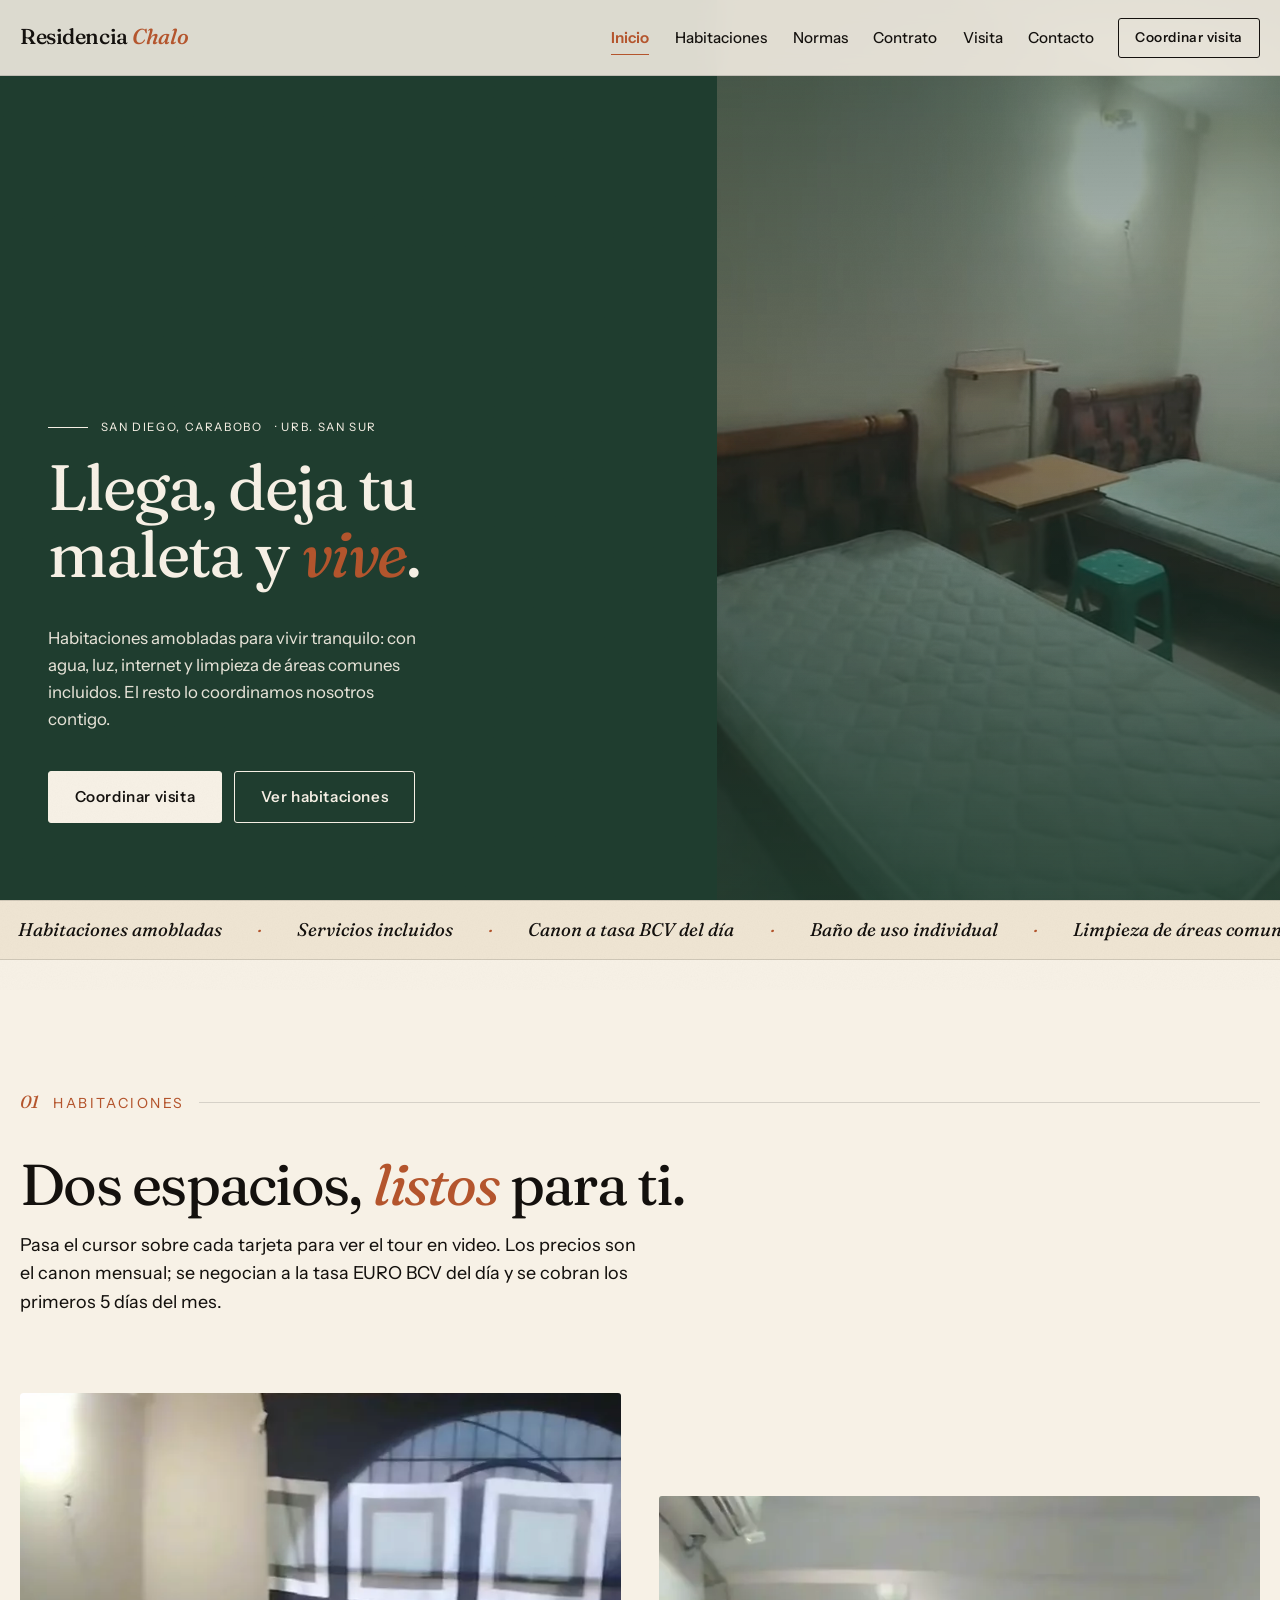
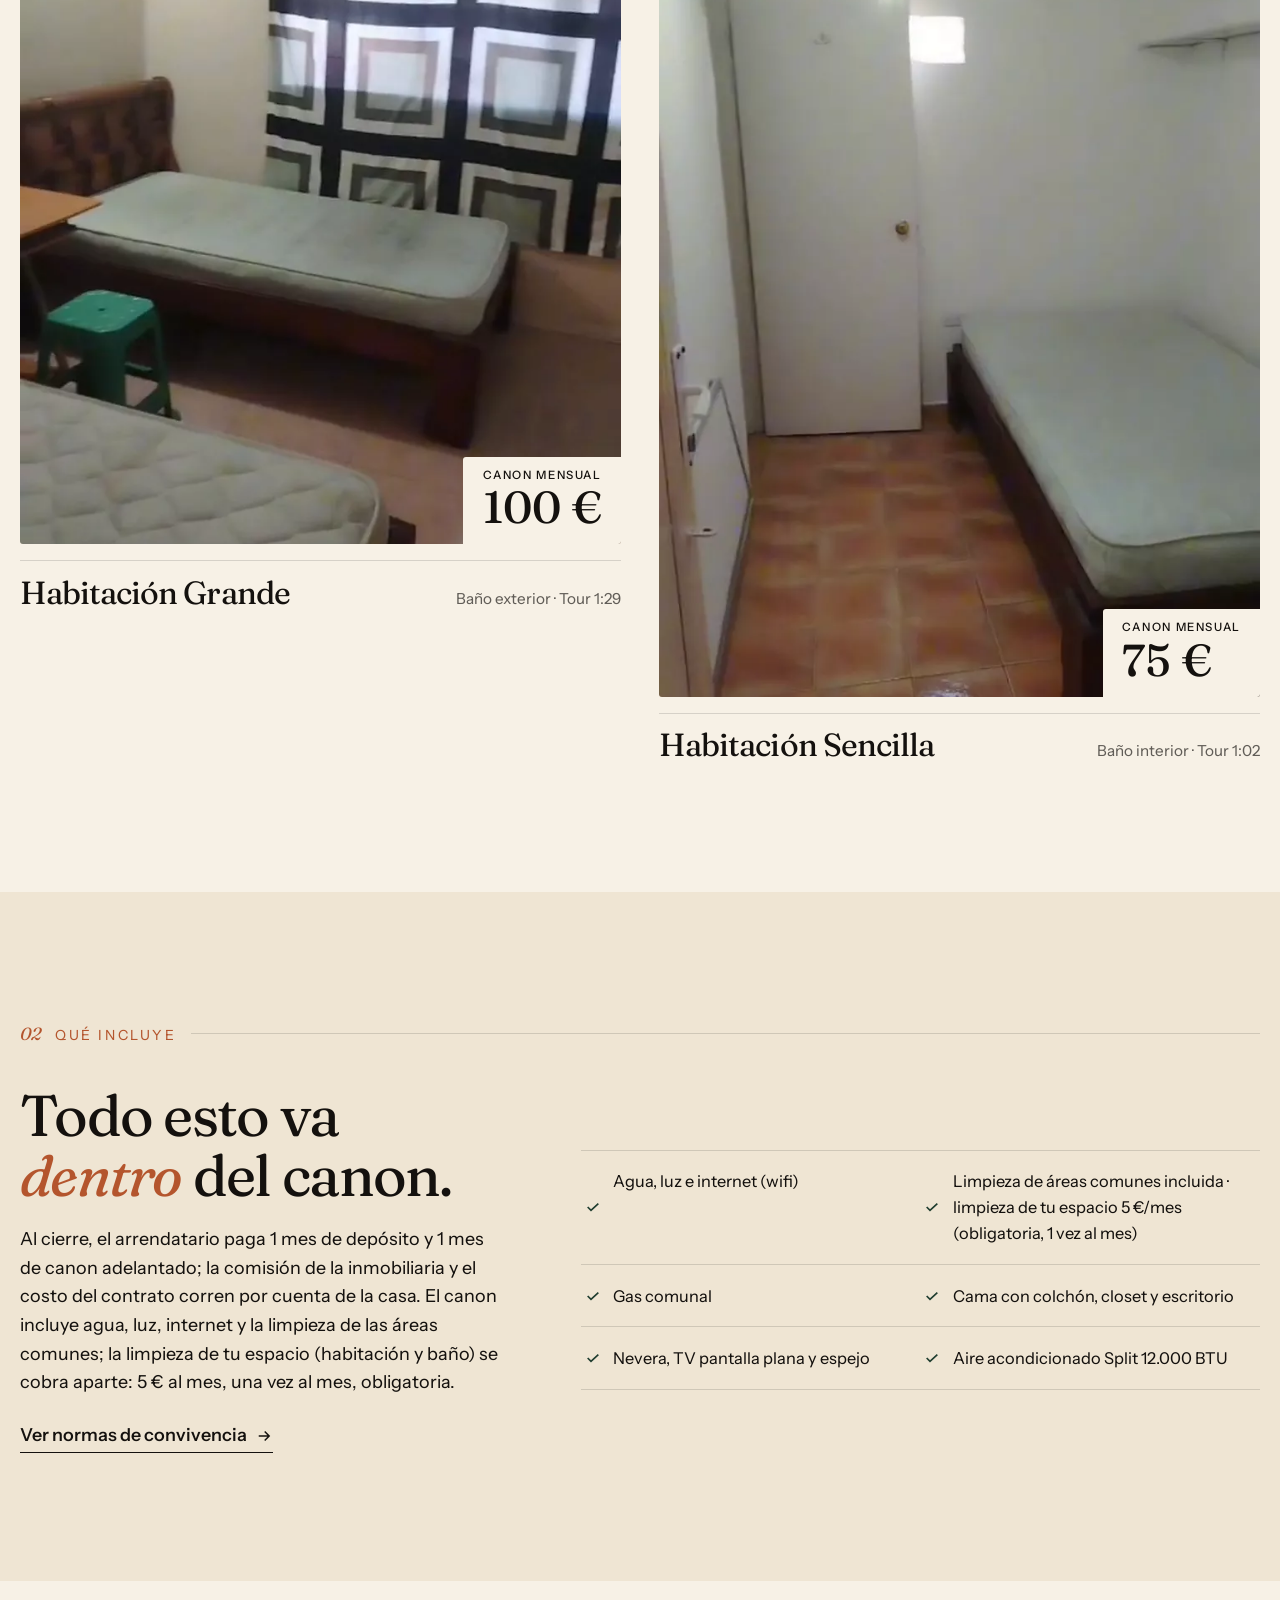
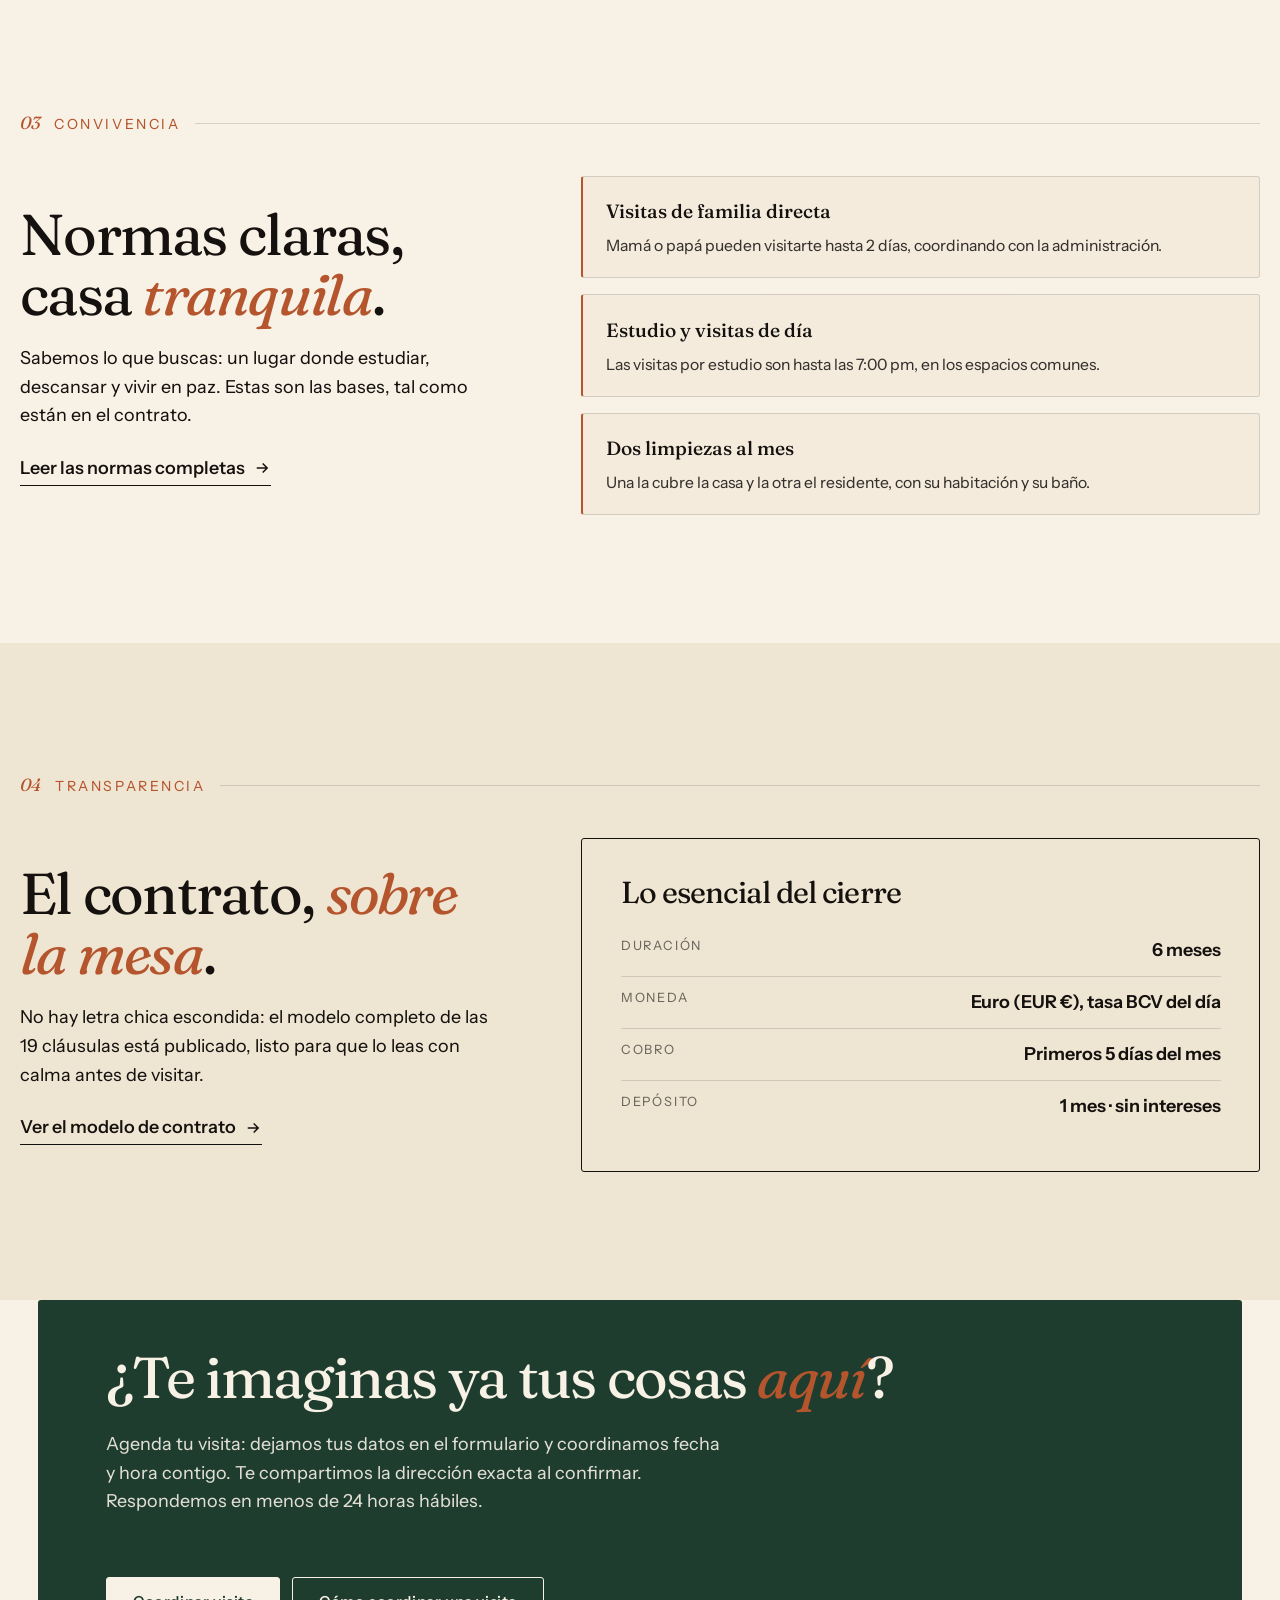
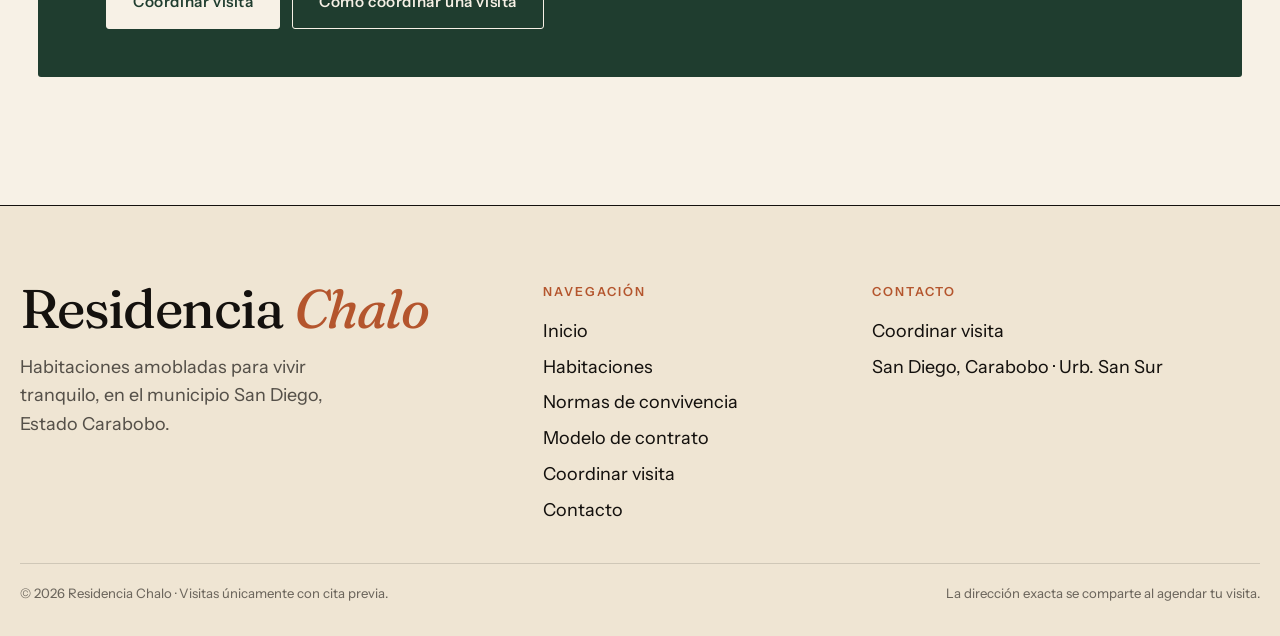
<file: index.html>
<!DOCTYPE html>
<html lang="es">
<head>
  <meta charset="utf-8">
  <meta name="viewport" content="width=device-width, initial-scale=1">
  <title>Residencia Chalo · Habitaciones amobladas en San Diego, Carabobo</title>
  <meta name="description" content="Habitaciones amobladas con agua, luz, internet y limpieza de áreas comunes incluidos. San Diego, Carabobo · Urb. San Sur. Canon a tasa BCV del día.">
  <meta property="og:type" content="website">
  <meta property="og:site_name" content="Residencia Chalo">
  <meta property="og:locale" content="es_VE">
  <meta property="og:title" content="Residencia Chalo">
  <meta property="og:description" content="Habitaciones amobladas en San Diego, Carabobo. Coordina tu visita por la web.">
  <meta property="og:url" content="https://afvelis.github.io/chalo-web/">
  <meta property="og:image" content="https://afvelis.github.io/chalo-web/assets/img/og-chalo-2.jpg">
  <meta property="og:image:width" content="1200">
  <meta property="og:image:height" content="630">
  <meta property="og:image:alt" content="Habitación amoblada de Residencia Chalo en San Diego, Carabobo">
  <meta name="twitter:card" content="summary_large_image">
  <meta name="twitter:title" content="Residencia Chalo">
  <meta name="twitter:description" content="Habitaciones amobladas en San Diego, Carabobo.">
  <meta name="twitter:image" content="https://afvelis.github.io/chalo-web/assets/img/og-chalo-2.jpg">
  <link rel="stylesheet" href="assets/fonts/fonts.css?v=20261113p">
  <link rel="stylesheet" href="css/main.css?v=20261113p">
  <script src="data/site.js?v=20261113p" defer></script>
  <script src="data/rooms.js?v=20261113p" defer></script>
  <script src="js/site.js?v=20261113p" defer></script>
  <script src="js/index.js?v=20261113p" defer></script>
</head>
<body>
  <a class="skip-link" href="#contenido">Saltar al contenido</a>

  <!-- Filtro de grano + cursor + capa de textura -->
  <svg class="visually-hidden" aria-hidden="true" focusable="false" width="0" height="0"><filter id="grano"><feTurbulence type="fractalNoise" baseFrequency="0.8" numOctaves="2" stitchTiles="stitch"/><feColorMatrix type="saturate" values="0"/></filter></svg>
  <div class="grano" aria-hidden="true"></div>
  <div class="cursor-punto" aria-hidden="true"></div>

  <header class="site-header">
    <div class="site-header__inner">
      <a class="marca" href="index.html">Residencia <em>Chalo</em></a>
      <nav class="nav" id="nav" aria-label="Navegación principal">
        <ul>
          <li><a href="index.html" aria-current="page">Inicio</a></li>
          <li><a href="habitacion.html">Habitaciones</a></li>
          <li><a href="normas.html">Normas</a></li>
          <li><a href="contrato.html">Contrato</a></li>
          <li><a href="visita.html">Visita</a></li>
          <li><a href="contacto.html">Contacto</a></li>
        </ul>
      </nav>
      <a class="btn btn--peq btn-cabecera" href="visita.html">Coordinar visita</a>
      <button class="nav-toggle" aria-expanded="false" aria-controls="nav">
        <span class="icono-menu">Menú</span>
        <span class="icono-x">Cerrar</span>
      </button>
    </div>
  </header>

  <main id="contenido">

    <!-- Héroe -->
    <!-- data-modo="video" reactiva el video cuando existan clips sin rótulos quemados.
         Con data-modo="poster" el panel muestra el póster estático con un zoom lento
         (Ken Burns) y el video queda en el DOM pero oculto. -->
    <section class="heroe" data-modo="video" aria-label="Presentación">
      <!-- Panel de video: retrato nativo (720x1280), sin barras negras.
           En escritorio ocupa la columna derecha; en móvil va a sangre total detrás del texto. -->
      <div class="heroe__panel" aria-hidden="true">
        <video class="heroe__video heroe__video--escritorio" autoplay muted loop playsinline preload="auto" poster="assets/img/hero-poster.jpg" fetchpriority="high" tabindex="-1">
          <source src="assets/media/hero-loop-dormitorio.webm" type="video/webm; codecs=vp9">
          <source src="assets/media/hero-loop-dormitorio.mp4" type="video/mp4">
        </video>
        <video class="heroe__video heroe__video--movil" autoplay muted loop playsinline preload="none" poster="assets/img/hero-poster-mobile.jpg" fetchpriority="high" tabindex="-1">
          <source src="assets/media/hero-loop-dormitorio.webm" type="video/webm; codecs=vp9">
          <source src="assets/media/hero-loop-dormitorio.mp4" type="video/mp4">
        </video>
        <div class="heroe__velo"></div>
      </div>
      <div class="heroe__inner">
        <p class="heroe__zona">San Diego, Carabobo<span class="heroe__zona-extra"> · Urb. San Sur</span></p>
        <h1 class="display heroe__titulo">Llega, deja tu maleta y <em>vive</em>.</h1>
        <div class="heroe__pie">
          <p class="heroe__entradilla">Habitaciones amobladas para vivir tranquilo: con agua, luz, internet y limpieza de áreas comunes incluidos. El resto lo coordinamos nosotros contigo.</p>
          <div class="heroe__acciones">
            <a class="btn btn--solido" href="visita.html">Coordinar visita</a>
            <a class="btn" href="habitacion.html">Ver habitaciones</a>
          </div>
        </div>
      </div>
    </section>

    <!-- Marquesina -->
    <div class="marquesina" aria-hidden="true">
      <div class="marquesina__pista">
        <div class="marquesina__grupo">
          <span>Habitaciones amobladas</span><span>Servicios incluidos</span><span>Canon a tasa BCV del día</span><span>Baño de uso individual</span><span>Limpieza de áreas comunes incluida</span><span>San Diego, Carabobo</span>
        </div>
        <div class="marquesina__grupo">
          <span>Habitaciones amobladas</span><span>Servicios incluidos</span><span>Canon a tasa BCV del día</span><span>Baño de uso individual</span><span>Limpieza de áreas comunes incluida</span><span>San Diego, Carabobo</span>
        </div>
      </div>
    </div>

    <!-- Habitaciones -->
    <section id="habitaciones">
      <div class="contenedor">
        <p class="rotulo"><span class="rotulo__num">01</span> Habitaciones</p>
        <h2 data-reveal>Dos espacios, <em>listos</em> para ti.</h2>
        <p style="max-width:52ch; margin-top:1rem" data-reveal>Pasa el cursor sobre cada tarjeta para ver el tour en video. Los precios son el canon mensual; se negocian a la tasa EURO BCV del día y se cobran los primeros 5 días del mes.</p>

        <div class="habitaciones__rejilla" style="margin-top:var(--esp-2)">
          <a class="tarjeta-hab tarjeta-hab--a" href="habitacion.html#hab-grande" data-room="hab-grande" data-reveal>
            <div class="tarjeta-hab__marco">
              <picture>
                <source srcset="assets/img/hab-grande-01.webp" type="image/webp">
                <img src="assets/img/hab-grande-01.jpg" alt="Habitación Grande amoblada con cama individual, escritorio empotrado y aire acondicionado" loading="lazy" decoding="async" width="800" height="1000">
              </picture>
              <video muted loop playsinline preload="none" aria-hidden="true" tabindex="-1">
                <source src="assets/media/hab-grande.mp4" type="video/mp4">
              </video>
              <p class="tarjeta-hab__precio"><small>Canon mensual</small><span data-precio="hab-grande">100 €</span></p>
            </div>
            <div class="tarjeta-hab__datos">
              <h3>Habitación Grande</h3>
              <p>Baño exterior · Tour 1:29</p>
            </div>
          </a>

          <a class="tarjeta-hab tarjeta-hab--b" href="habitacion.html#hab-sencilla" data-room="hab-sencilla" data-reveal style="--d:.15s">
            <div class="tarjeta-hab__marco">
              <picture>
                <source srcset="assets/img/hab-sencilla-01.webp" type="image/webp">
                <img src="assets/img/hab-sencilla-01.jpg" alt="Habitación Sencilla amoblada con cama individual y baño dentro de la habitación" loading="lazy" decoding="async" width="800" height="1000">
              </picture>
              <video muted loop playsinline preload="none" aria-hidden="true" tabindex="-1">
                <source src="assets/media/hab-sencilla.mp4" type="video/mp4">
              </video>
              <p class="tarjeta-hab__precio"><small>Canon mensual</small><span data-precio="hab-sencilla">75 €</span></p>
            </div>
            <div class="tarjeta-hab__datos">
              <h3>Habitación Sencilla</h3>
              <p>Baño interior · Tour 1:02</p>
            </div>
          </a>
        </div>
      </div>
    </section>

    <!-- Qué incluye -->
    <section class="bloque-incluye" style="background:var(--paper-2)">
      <div class="contenedor">
        <p class="rotulo"><span class="rotulo__num">02</span> Qué incluye</p>
        <div class="dos-col">
          <div>
            <h2 data-reveal>Todo esto va <em>dentro</em> del canon.</h2>
            <p style="margin-top:1.2rem; max-width:44ch" data-reveal>Al cierre, el arrendatario paga 1 mes de depósito y 1 mes de canon adelantado; la comisión de la inmobiliaria y el costo del contrato corren por cuenta de la casa. El canon incluye agua, luz, internet y la limpieza de las áreas comunes; la limpieza de tu espacio (habitación y baño) se cobra aparte: 5 € al mes, una vez al mes, obligatoria.</p>
            <a class="enlace-linea" style="margin-top:1.5rem" href="normas.html">Ver normas de convivencia
              <svg viewBox="0 0 24 24" fill="none" stroke="currentColor" stroke-width="2" aria-hidden="true"><path d="M5 12h14M13 6l6 6-6 6"/></svg>
            </a>
          </div>
          <ul data-reveal>
            <li><svg viewBox="0 0 24 24" fill="none" stroke="currentColor" stroke-width="2.5" aria-hidden="true"><path d="M4 12l5 5L20 7"/></svg> Agua, luz e internet (wifi)</li>
            <li><svg viewBox="0 0 24 24" fill="none" stroke="currentColor" stroke-width="2.5" aria-hidden="true"><path d="M4 12l5 5L20 7"/></svg> Limpieza de áreas comunes incluida · limpieza de tu espacio 5 €/mes (obligatoria, 1 vez al mes)</li>
            <li><svg viewBox="0 0 24 24" fill="none" stroke="currentColor" stroke-width="2.5" aria-hidden="true"><path d="M4 12l5 5L20 7"/></svg> Gas comunal</li>
            <li><svg viewBox="0 0 24 24" fill="none" stroke="currentColor" stroke-width="2.5" aria-hidden="true"><path d="M4 12l5 5L20 7"/></svg> Cama con colchón, closet y escritorio</li>
            <li><svg viewBox="0 0 24 24" fill="none" stroke="currentColor" stroke-width="2.5" aria-hidden="true"><path d="M4 12l5 5L20 7"/></svg> Nevera, TV pantalla plana y espejo</li>
            <li><svg viewBox="0 0 24 24" fill="none" stroke="currentColor" stroke-width="2.5" aria-hidden="true"><path d="M4 12l5 5L20 7"/></svg> Aire acondicionado Split 12.000 BTU</li>
          </ul>
        </div>
      </div>
    </section>

    <!-- Teaser normas -->
    <section>
      <div class="contenedor">
        <p class="rotulo"><span class="rotulo__num">03</span> Convivencia</p>
        <div class="dos-col">
          <div>
            <h2 data-reveal>Normas claras, casa <em>tranquila</em>.</h2>
            <p style="margin-top:1.2rem; max-width:44ch" data-reveal>Sabemos lo que buscas: un lugar donde estudiar, descansar y vivir en paz. Estas son las bases, tal como están en el contrato.</p>
            <a class="enlace-linea" style="margin-top:1.5rem" href="normas.html">Leer las normas completas
              <svg viewBox="0 0 24 24" fill="none" stroke="currentColor" stroke-width="2" aria-hidden="true"><path d="M5 12h14M13 6l6 6-6 6"/></svg>
            </a>
          </div>
          <div class="norma-cards" data-reveal>
            <article class="norma-card"><h4>Visitas de familia directa</h4><p>Mamá o papá pueden visitarte hasta 2 días, coordinando con la administración.</p></article>
            <article class="norma-card"><h4>Estudio y visitas de día</h4><p>Las visitas por estudio son hasta las 7:00 pm, en los espacios comunes.</p></article>
            <article class="norma-card"><h4>Dos limpiezas al mes</h4><p>Una la cubre la casa y la otra el residente, con su habitación y su baño.</p></article>
          </div>
        </div>
      </div>
    </section>

    <!-- Teaser contrato -->
    <section style="background:var(--paper-2)">
      <div class="contenedor">
        <p class="rotulo"><span class="rotulo__num">04</span> Transparencia</p>
        <div class="dos-col">
          <div>
            <h2 data-reveal>El contrato, <em>sobre la mesa</em>.</h2>
            <p style="margin-top:1.2rem; max-width:44ch" data-reveal>No hay letra chica escondida: el modelo completo de las 19 cláusulas está publicado, listo para que lo leas con calma antes de visitar.</p>
            <a class="enlace-linea" style="margin-top:1.5rem" href="contrato.html">Ver el modelo de contrato
              <svg viewBox="0 0 24 24" fill="none" stroke="currentColor" stroke-width="2" aria-hidden="true"><path d="M5 12h14M13 6l6 6-6 6"/></svg>
            </a>
          </div>
          <div class="bloque-ficha" data-reveal>
            <h3>Lo esencial del cierre</h3>
            <ul>
              <li><span class="etiqueta">Duración</span><strong>6 meses</strong></li>
              <li><span class="etiqueta">Moneda</span><strong>Euro (EUR €), tasa BCV del día</strong></li>
              <li><span class="etiqueta">Cobro</span><strong>Primeros 5 días del mes</strong></li>
              <li><span class="etiqueta">Depósito</span><strong>1 mes · sin intereses</strong></li>
            </ul>
          </div>
        </div>
      </div>
    </section>

    <!-- CTA final -->
    <section class="zona-verde" style="margin:0 var(--esp-1) var(--esp-3)">
      <div class="contenedor" style="display:grid; gap:1.4rem; justify-items:start">
        <h2 data-reveal>¿Te imaginas ya tus cosas <em>aquí</em>?</h2>
        <p style="max-width:52ch; opacity:.9" data-reveal>Agenda tu visita: dejamos tus datos en el formulario y coordinamos fecha y hora contigo. Te compartimos la dirección exacta al confirmar. Respondemos en menos de 24 horas hábiles.</p>
        <div class="heroe__acciones" data-reveal>
          <a class="btn btn--solido" style="background:var(--paper); color:var(--verde); border-color:var(--paper)" href="visita.html">Coordinar visita</a>
          <a class="btn" href="contacto.html">Cómo coordinar una visita</a>
        </div>
      </div>
    </section>
  </main>

  <footer class="site-footer">
    <div class="contenedor">
      <div class="site-footer__rejilla">
        <div>
          <p class="site-footer__marca">Residencia <em>Chalo</em></p>
          <p style="margin-top:1rem; max-width:30ch; color:rgba(20,17,14,.7)">Habitaciones amobladas para vivir tranquilo, en el municipio San Diego, Estado Carabobo.</p>
        </div>
        <div>
          <h4>Navegación</h4>
          <ul>
            <li><a href="index.html">Inicio</a></li>
            <li><a href="habitacion.html">Habitaciones</a></li>
            <li><a href="normas.html">Normas de convivencia</a></li>
            <li><a href="contrato.html">Modelo de contrato</a></li>
            <li><a href="visita.html">Coordinar visita</a></li>
            <li><a href="contacto.html">Contacto</a></li>
          </ul>
        </div>
        <div>
          <h4>Contacto</h4>
          <ul>
            <li><a href="visita.html">Coordinar visita</a></li>
            <li>San Diego, Carabobo · Urb. San Sur</li>
          </ul>
        </div>
      </div>
      <div class="site-footer__legal">
        <p>© <span data-anio>2025</span> Residencia Chalo · Visitas únicamente con cita previa.</p>
        <p>La dirección exacta se comparte al agendar tu visita.</p>
      </div>
    </div>
  </footer>
</body>
</html>
</file>
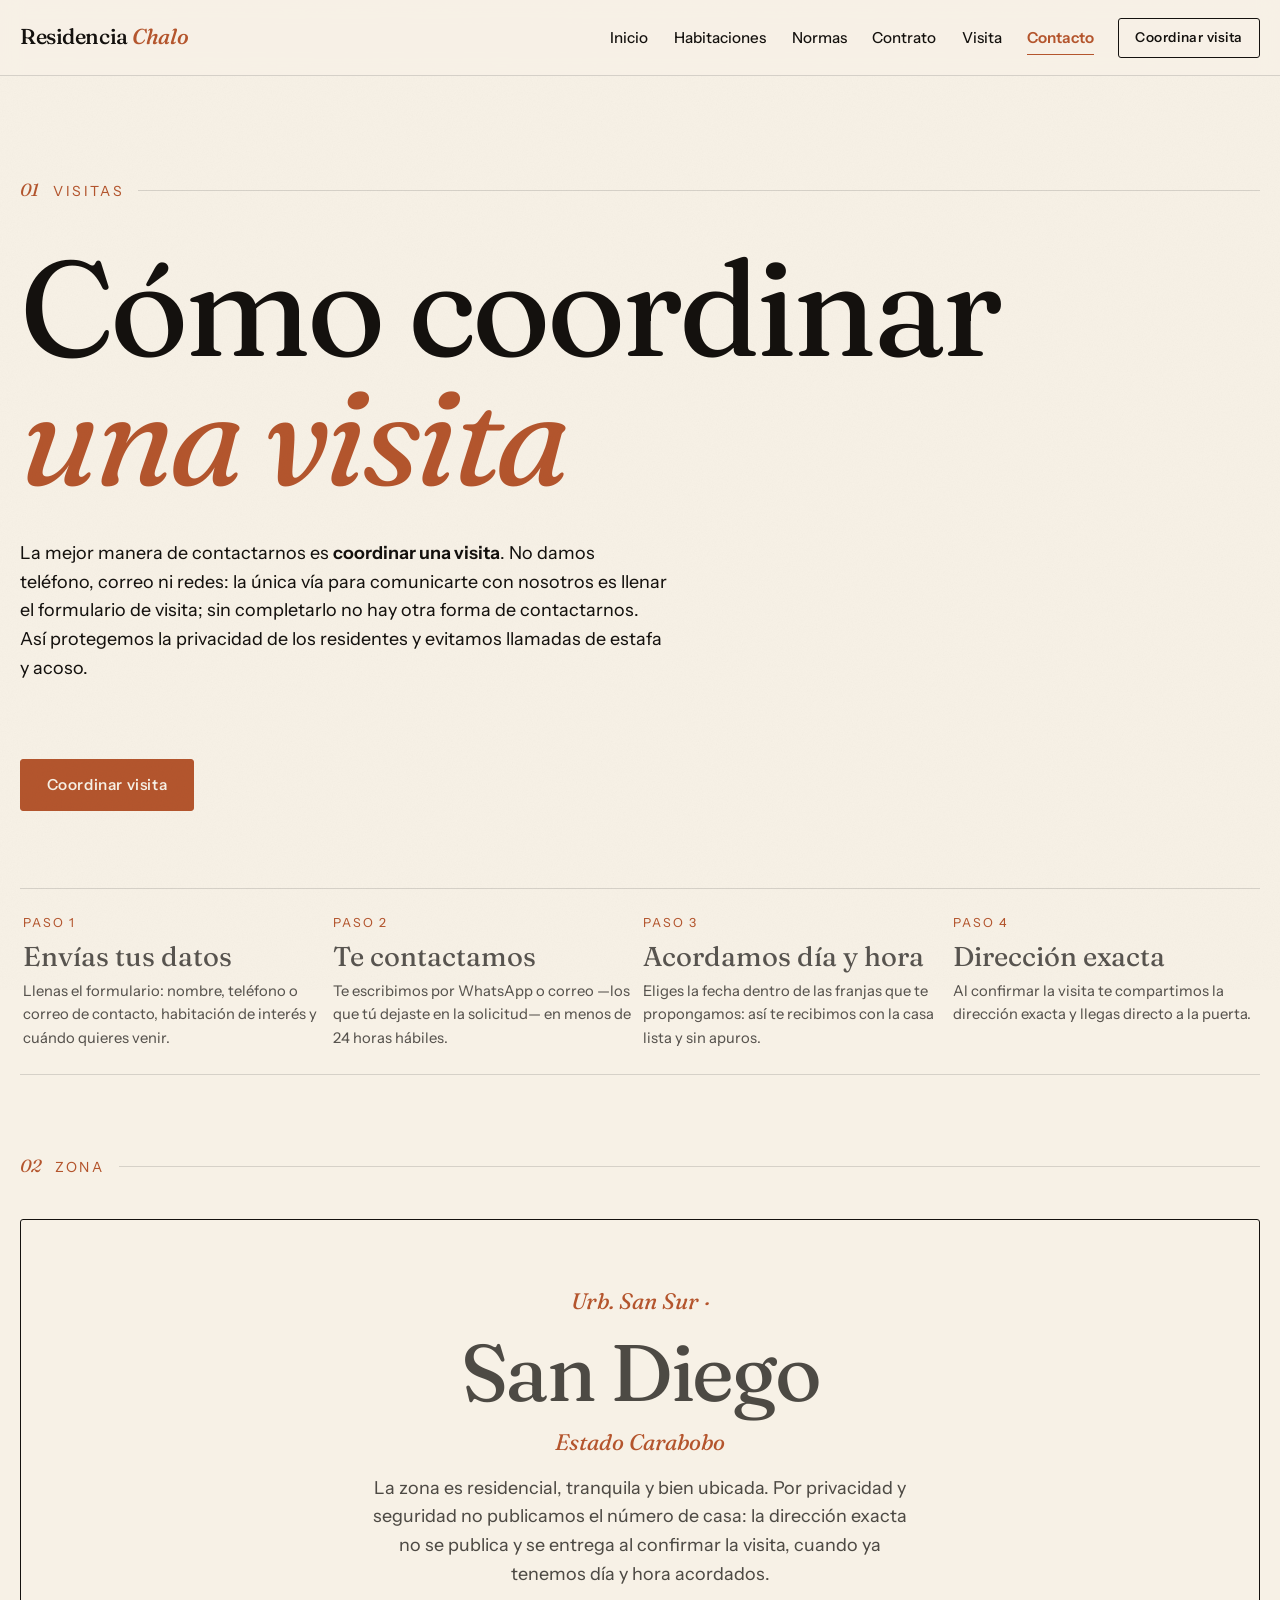
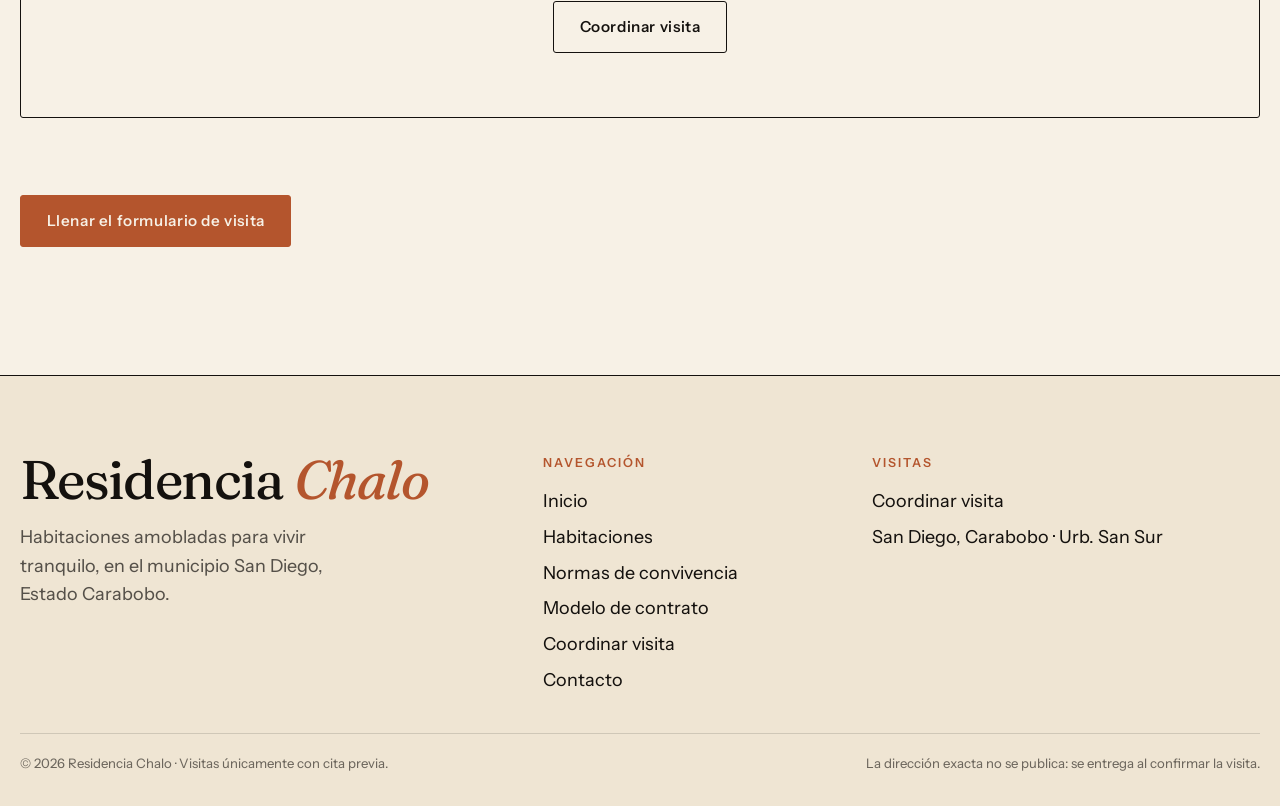
<file: contacto.html>
<!DOCTYPE html>
<html lang="es">
<head>
  <meta charset="utf-8">
  <meta name="viewport" content="width=device-width, initial-scale=1">
  <title>Cómo coordinar una visita · Residencia Chalo</title>
  <meta name="description" content="Cómo coordinar una visita a Residencia Chalo: únicamente por el formulario de visita, para proteger la privacidad de residentes e interesados. San Diego, Carabobo · Urb. San Sur.">
  <link rel="stylesheet" href="assets/fonts/fonts.css?v=20261113p">
  <link rel="stylesheet" href="css/main.css?v=20261113p">
  <script src="data/site.js?v=20261113p" defer></script>
  <script src="js/site.js?v=20261113p" defer></script>
</head>
<body>
  <a class="skip-link" href="#contenido">Saltar al contenido</a>

  <svg class="visually-hidden" aria-hidden="true" focusable="false" width="0" height="0"><filter id="grano"><feTurbulence type="fractalNoise" baseFrequency="0.8" numOctaves="2" stitchTiles="stitch"/><feColorMatrix type="saturate" values="0"/></filter></svg>
  <div class="grano" aria-hidden="true"></div>
  <div class="cursor-punto" aria-hidden="true"></div>

  <header class="site-header">
    <div class="site-header__inner">
      <a class="marca" href="index.html">Residencia <em>Chalo</em></a>
      <nav class="nav" id="nav" aria-label="Navegación principal">
        <ul>
          <li><a href="index.html">Inicio</a></li>
          <li><a href="habitacion.html">Habitaciones</a></li>
          <li><a href="normas.html">Normas</a></li>
          <li><a href="contrato.html">Contrato</a></li>
          <li><a href="visita.html">Visita</a></li>
          <li><a href="contacto.html" aria-current="page">Contacto</a></li>
        </ul>
      </nav>
      <a class="btn btn--peq btn-cabecera" href="visita.html">Coordinar visita</a>
      <button class="nav-toggle" aria-expanded="false" aria-controls="nav">
        <span class="icono-menu">Menú</span>
        <span class="icono-x">Cerrar</span>
      </button>
    </div>
  </header>

  <main id="contenido">
    <section class="pagina-editorial">
      <div class="contenedor">
        <p class="rotulo"><span class="rotulo__num">01</span> Visitas</p>
        <h1 class="display" style="margin-bottom:var(--esp-1)">Cómo coordinar <em>una visita</em></h1>
        <p style="max-width:54ch; margin-bottom:var(--esp-2)">La mejor manera de contactarnos es <strong>coordinar una visita</strong>. No damos teléfono, correo ni redes: la única vía para comunicarte con nosotros es llenar el formulario de visita; sin completarlo no hay otra forma de contactarnos. Así protegemos la privacidad de los residentes y evitamos llamadas de estafa y acoso.</p>

        <div class="admin-acciones" style="margin-bottom:var(--esp-2)">
          <a class="btn btn--terracota" href="visita.html">Coordinar visita</a>
        </div>

        <div class="contacto-canal">
          <div>
            <p class="etiqueta">Paso 1</p>
            <p class="valor-grande">Envías tus datos</p>
            <p>Llenas el formulario: nombre, teléfono o correo de contacto, habitación de interés y cuándo quieres venir.</p>
          </div>
          <div>
            <p class="etiqueta">Paso 2</p>
            <p class="valor-grande">Te contactamos</p>
            <p>Te escribimos por WhatsApp o correo —los que tú dejaste en la solicitud— en menos de 24 horas hábiles.</p>
          </div>
          <div>
            <p class="etiqueta">Paso 3</p>
            <p class="valor-grande">Acordamos día y hora</p>
            <p>Eliges la fecha dentro de las franjas que te propongamos: así te recibimos con la casa lista y sin apuros.</p>
          </div>
          <div>
            <p class="etiqueta">Paso 4</p>
            <p class="valor-grande">Dirección exacta</p>
            <p>Al confirmar la visita te compartimos la dirección exacta y llegas directo a la puerta.</p>
          </div>
        </div>

        <div style="margin-top:var(--esp-2)">
          <p class="rotulo"><span class="rotulo__num">02</span> Zona</p>
          <div class="bloque-zona" data-reveal>
            <p class="punto">Urb. San Sur ·</p>
            <p class="ciudad">San Diego</p>
            <p class="punto">Estado Carabobo</p>
            <p>La zona es residencial, tranquila y bien ubicada. Por privacidad y seguridad no publicamos el número de casa: la dirección exacta no se publica y se entrega al confirmar la visita, cuando ya tenemos día y hora acordados.</p>
            <a class="btn" href="visita.html">Coordinar visita</a>
          </div>
          <div class="admin-acciones" style="margin-top:var(--esp-2)">
            <a class="btn btn--terracota" href="visita.html">Llenar el formulario de visita</a>
          </div>
        </div>
      </div>
    </section>
  </main>

  <footer class="site-footer">
    <div class="contenedor">
      <div class="site-footer__rejilla">
        <div>
          <p class="site-footer__marca">Residencia <em>Chalo</em></p>
          <p style="margin-top:1rem; max-width:30ch; color:rgba(20,17,14,.7)">Habitaciones amobladas para vivir tranquilo, en el municipio San Diego, Estado Carabobo.</p>
        </div>
        <div>
          <h4>Navegación</h4>
          <ul>
            <li><a href="index.html">Inicio</a></li>
            <li><a href="habitacion.html">Habitaciones</a></li>
            <li><a href="normas.html">Normas de convivencia</a></li>
            <li><a href="contrato.html">Modelo de contrato</a></li>
            <li><a href="visita.html">Coordinar visita</a></li>
            <li><a href="contacto.html">Contacto</a></li>
          </ul>
        </div>
        <div>
          <h4>Visitas</h4>
          <ul>
            <li><a href="visita.html">Coordinar visita</a></li>
            <li>San Diego, Carabobo · Urb. San Sur</li>
          </ul>
        </div>
      </div>
      <div class="site-footer__legal">
        <p>© <span data-anio>2025</span> Residencia Chalo · Visitas únicamente con cita previa.</p>
        <p>La dirección exacta no se publica: se entrega al confirmar la visita.</p>
      </div>
    </div>
  </footer>
</body>
</html>
</file>
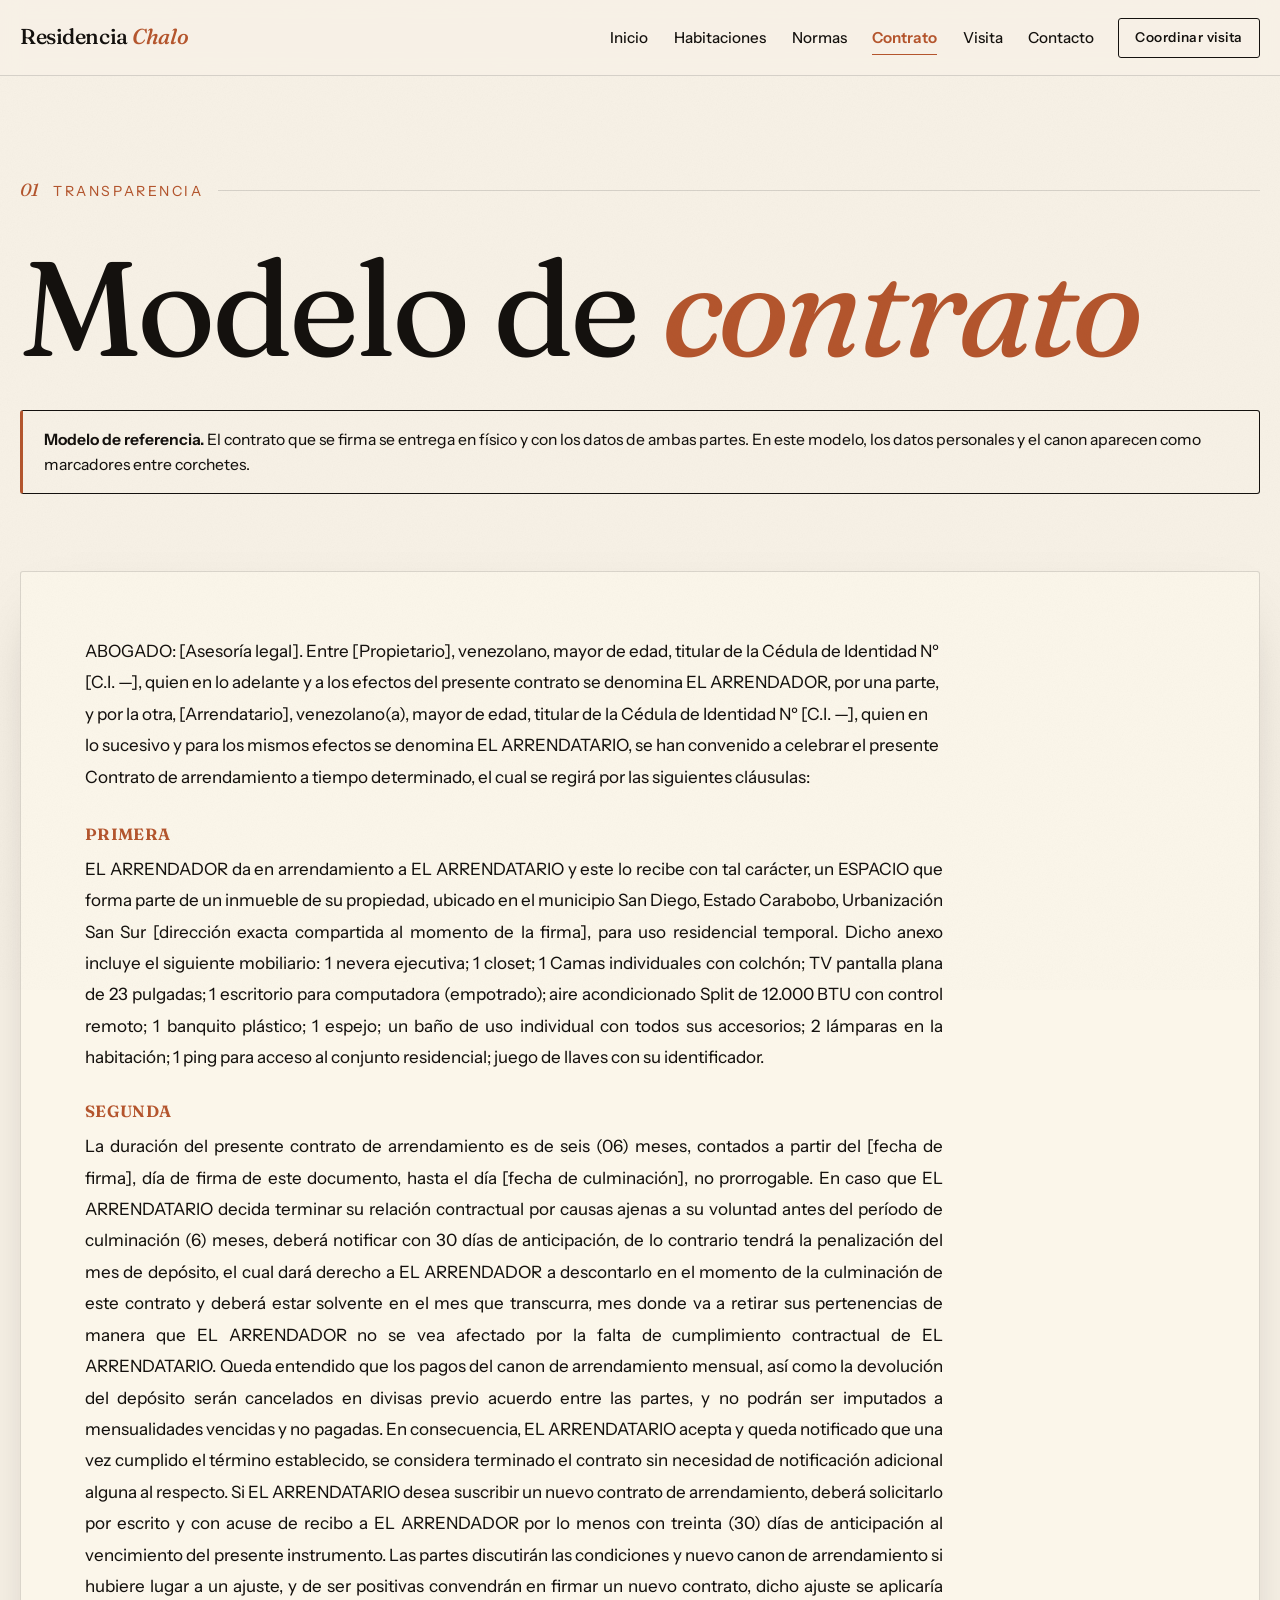
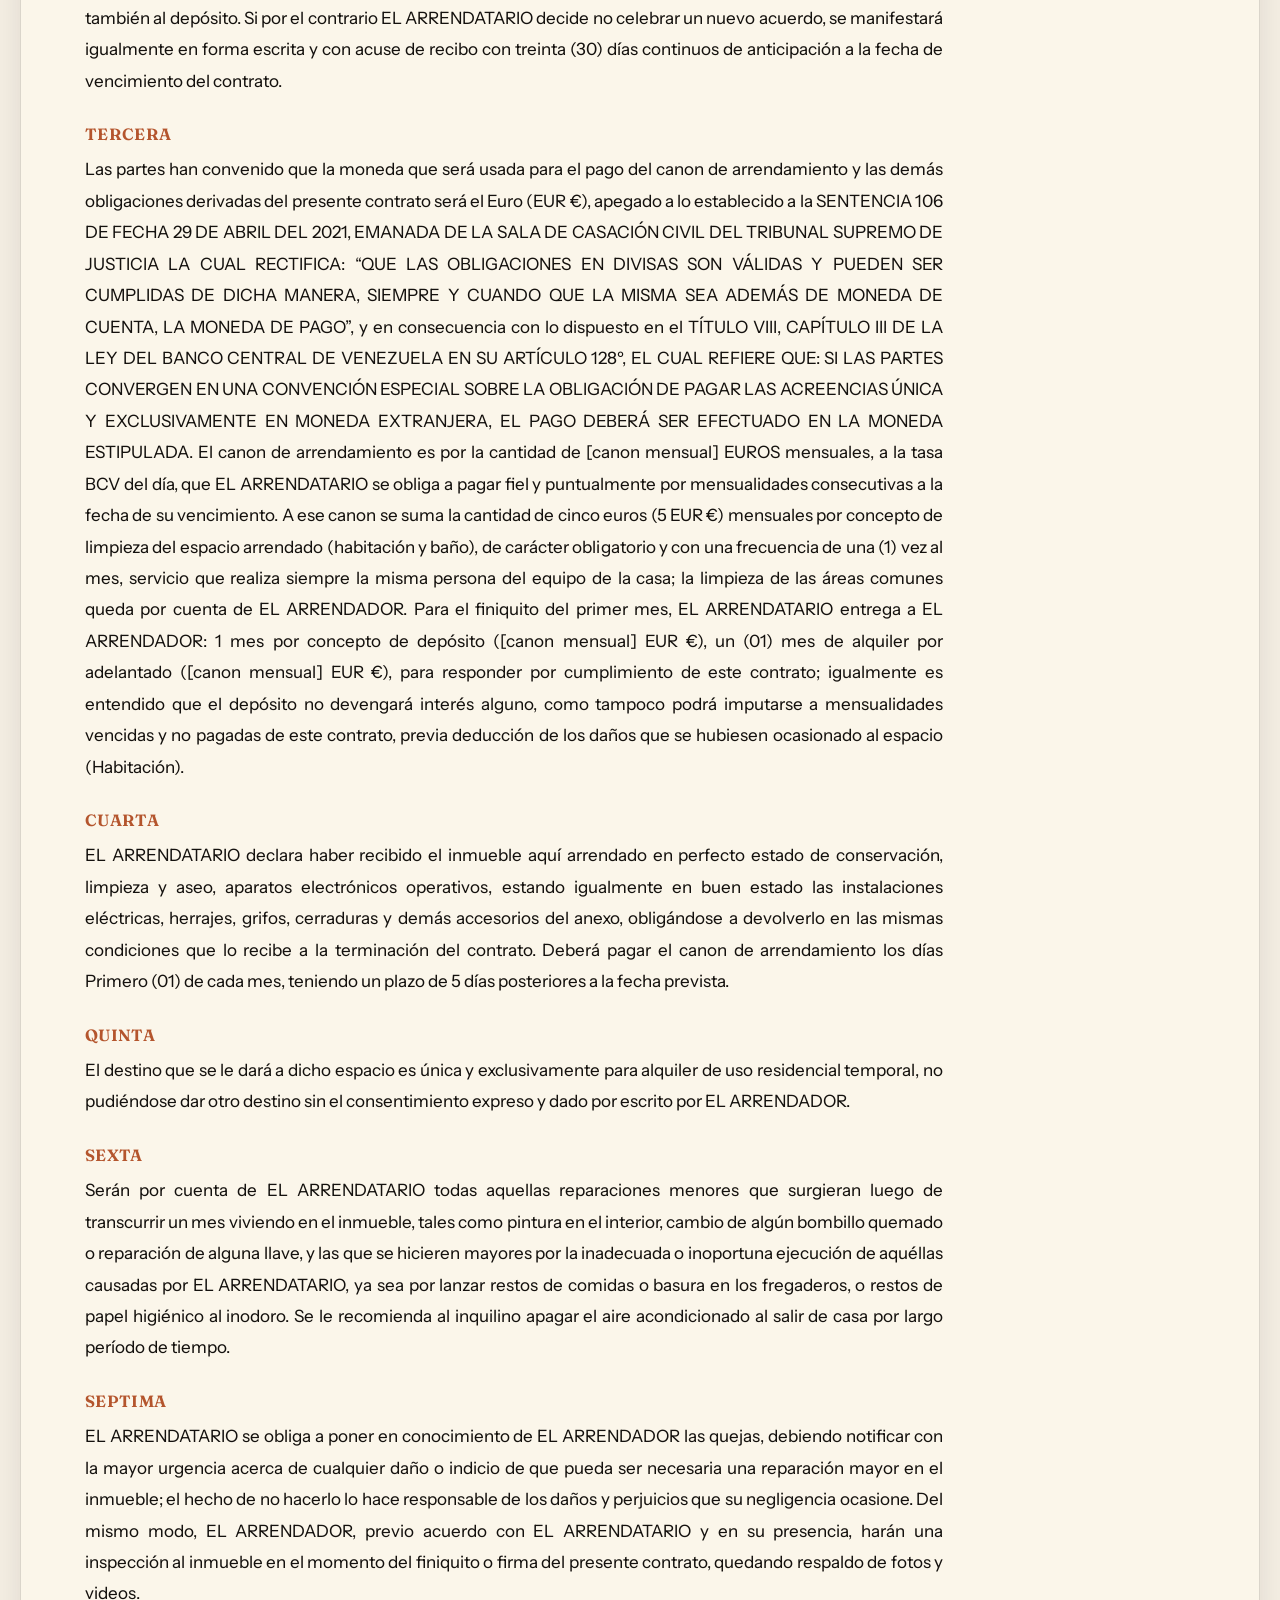
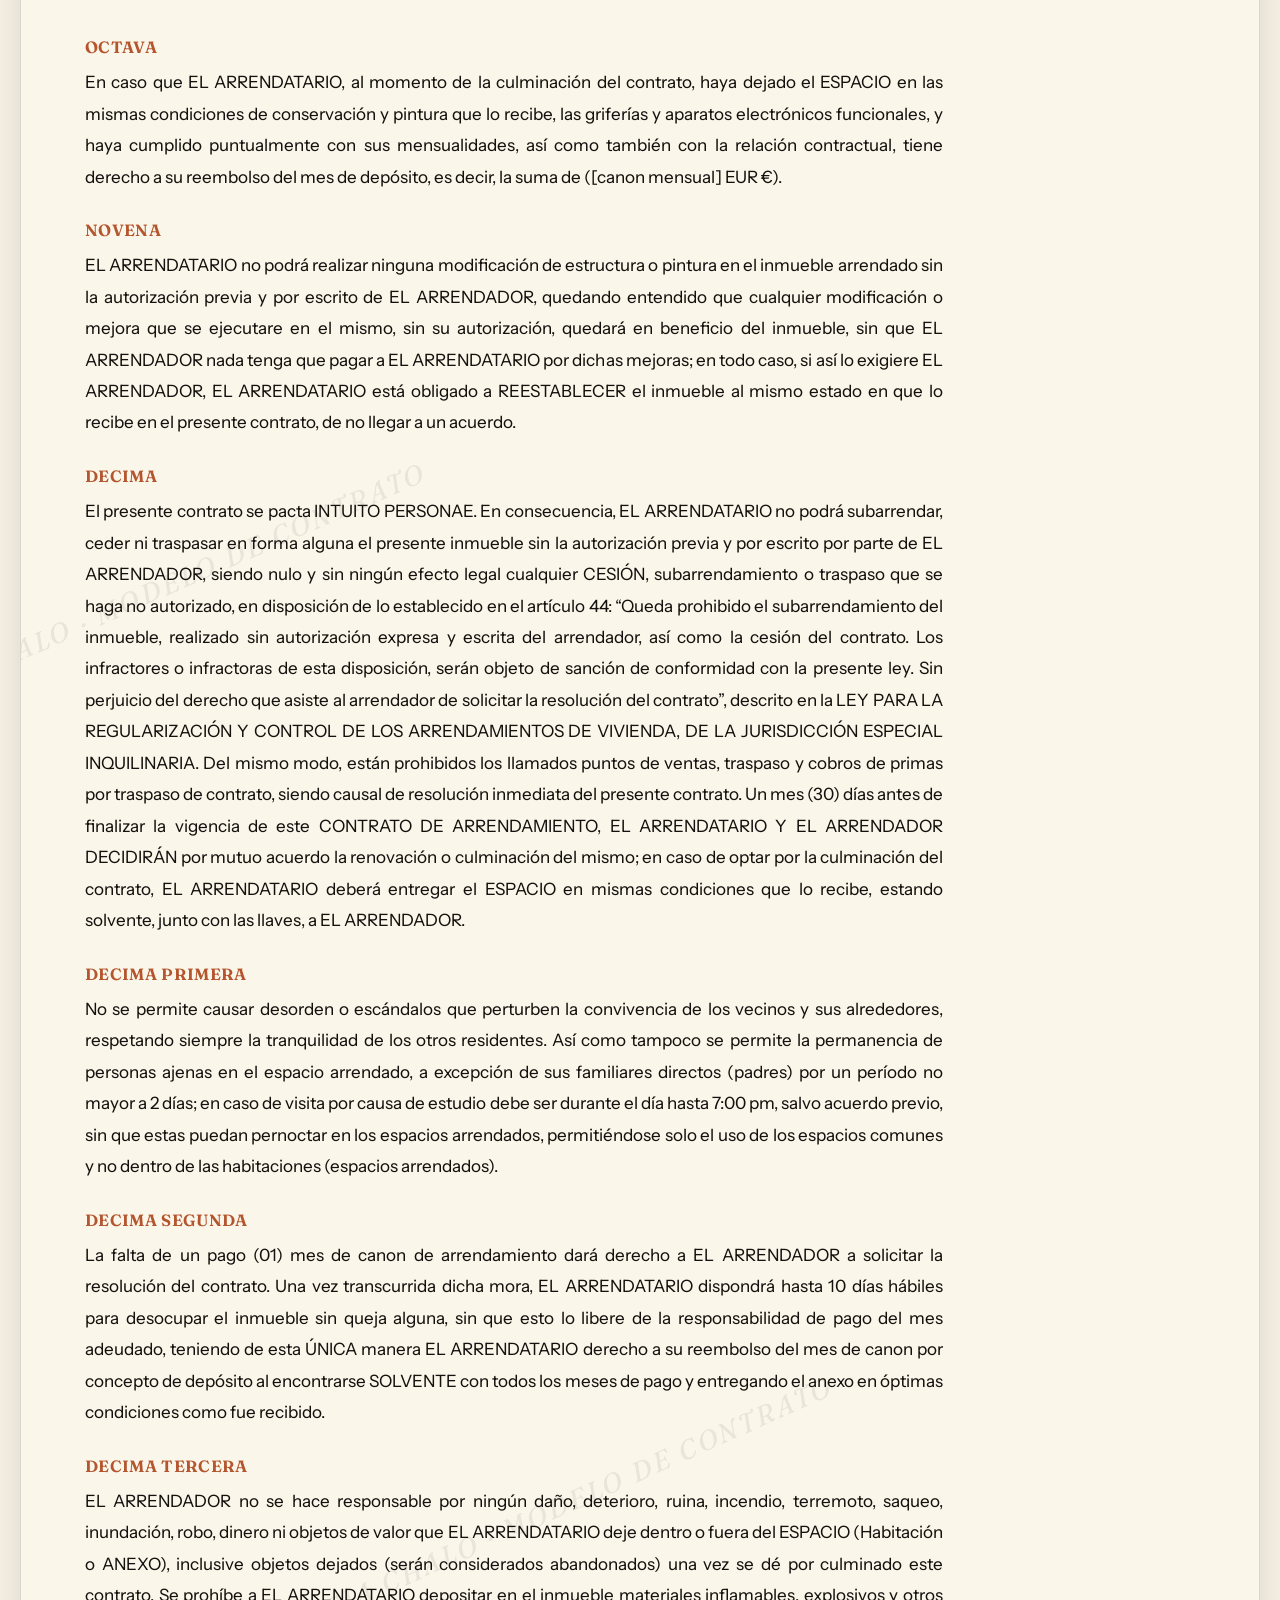
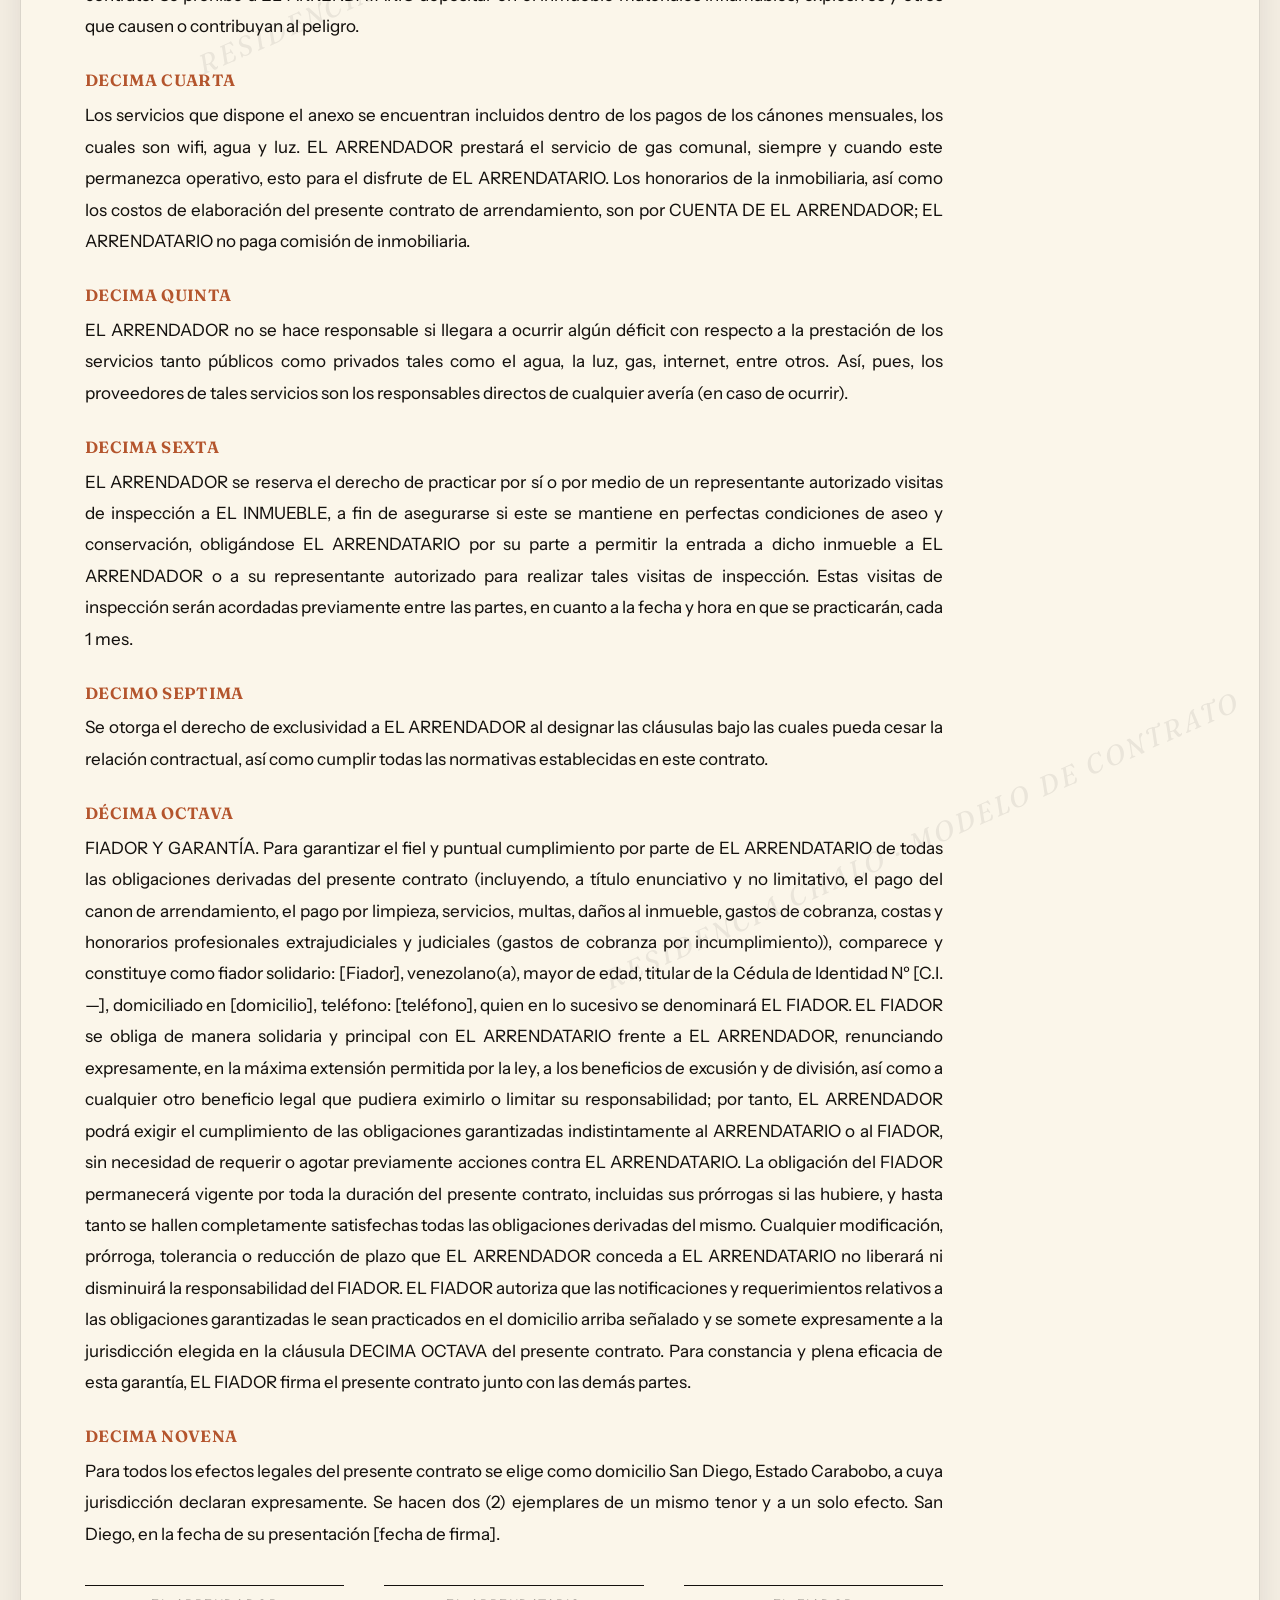
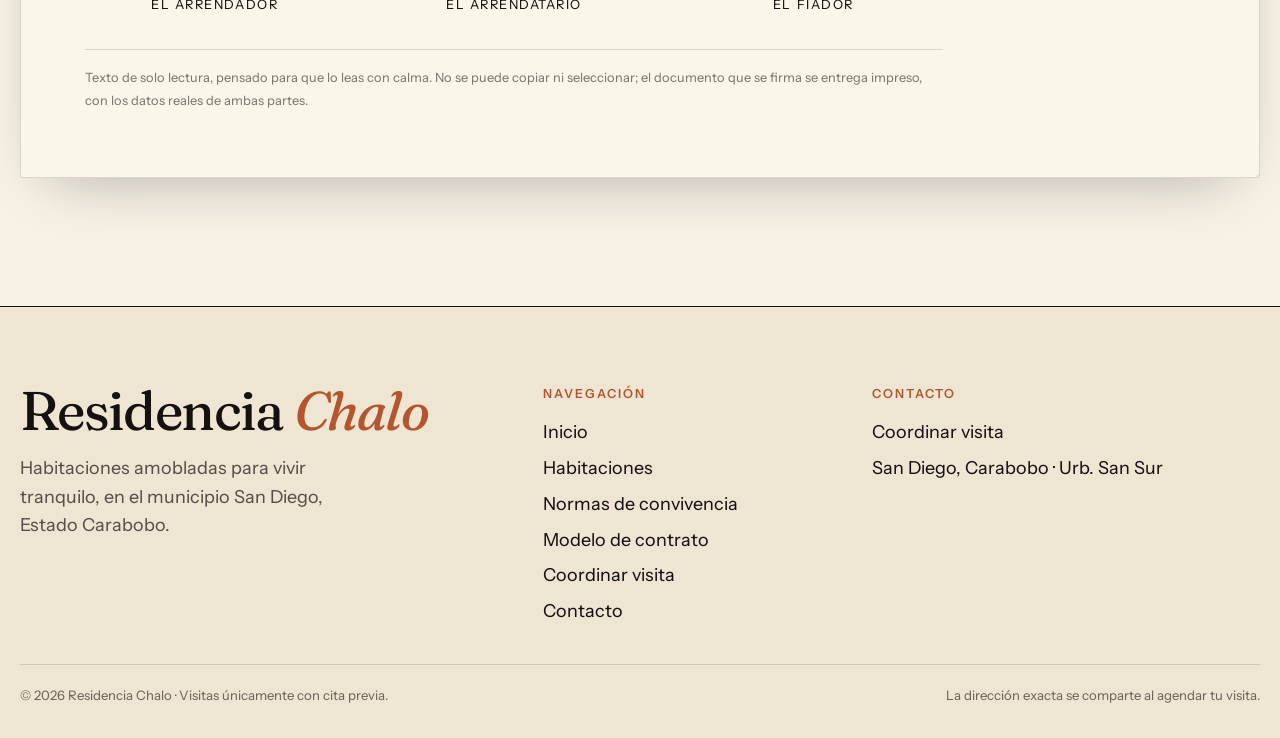
<file: contrato.html>
<!DOCTYPE html>
<html lang="es">
<head>
  <meta charset="utf-8">
  <meta name="viewport" content="width=device-width, initial-scale=1">
  <meta name="robots" content="noindex, nofollow">
  <title>Modelo de contrato · Residencia Chalo</title>
  <meta name="description" content="Modelo de referencia del contrato de arrendamiento de Residencia Chalo: 19 cláusulas, servicios, plazos y condiciones.">
  <link rel="stylesheet" href="assets/fonts/fonts.css?v=20261113p">
  <link rel="stylesheet" href="css/main.css?v=20261113p">
  <script src="data/site.js?v=20261113p" defer></script>
  <script src="data/contenido.js?v=20261113p" defer></script>
  <script src="js/site.js?v=20261113p" defer></script>
</head>
<body>
  <a class="skip-link" href="#contenido">Saltar al contenido</a>

  <svg class="visually-hidden" aria-hidden="true" focusable="false" width="0" height="0"><filter id="grano"><feTurbulence type="fractalNoise" baseFrequency="0.8" numOctaves="2" stitchTiles="stitch"/><feColorMatrix type="saturate" values="0"/></filter></svg>
  <div class="grano" aria-hidden="true"></div>
  <div class="cursor-punto" aria-hidden="true"></div>

  <header class="site-header">
    <div class="site-header__inner">
      <a class="marca" href="index.html">Residencia <em>Chalo</em></a>
      <nav class="nav" id="nav" aria-label="Navegación principal">
        <ul>
          <li><a href="index.html">Inicio</a></li>
          <li><a href="habitacion.html">Habitaciones</a></li>
          <li><a href="normas.html">Normas</a></li>
          <li><a href="contrato.html" aria-current="page">Contrato</a></li>
          <li><a href="visita.html">Visita</a></li>
          <li><a href="contacto.html">Contacto</a></li>
        </ul>
      </nav>
      <a class="btn btn--peq btn-cabecera" href="visita.html">Coordinar visita</a>
      <button class="nav-toggle" aria-expanded="false" aria-controls="nav">
        <span class="icono-menu">Menú</span>
        <span class="icono-x">Cerrar</span>
      </button>
    </div>
  </header>

  <main id="contenido">
    <section class="pagina-editorial">
      <div class="contenedor">
        <p class="rotulo"><span class="rotulo__num">01</span> Transparencia</p>
        <h1 class="display" style="margin-bottom:var(--esp-1)">Modelo de <em>contrato</em></h1>

        <div class="contrato-aviso" role="note">
          <strong>Modelo de referencia.</strong> El contrato que se firma se entrega en físico y con los datos de ambas partes. En este modelo, los datos personales y el canon aparecen como marcadores entre corchetes.
        </div>

        <div class="papel" id="papel-contrato">
          <div class="papel__agua" id="papel-agua" aria-hidden="true"></div>
          <div class="papel__cuerpo">
            <noscript><p>Activa JavaScript para leer el modelo completo, o solicítalo al coordinar tu visita.</p></noscript>
            <p id="contrato-encabezado"></p>
            <div id="contrato-clausulas" style="margin-top:1.6rem"></div>
            <div class="papel__firmas" id="contrato-firmas"></div>
            <p class="papel__aviso-copia">Texto de solo lectura, pensado para que lo leas con calma. No se puede copiar ni seleccionar; el documento que se firma se entrega impreso, con los datos reales de ambas partes.</p>
          </div>
        </div>
      </div>
    </section>
  </main>

  <footer class="site-footer">
    <div class="contenedor">
      <div class="site-footer__rejilla">
        <div>
          <p class="site-footer__marca">Residencia <em>Chalo</em></p>
          <p style="margin-top:1rem; max-width:30ch; color:rgba(20,17,14,.7)">Habitaciones amobladas para vivir tranquilo, en el municipio San Diego, Estado Carabobo.</p>
        </div>
        <div>
          <h4>Navegación</h4>
          <ul>
            <li><a href="index.html">Inicio</a></li>
            <li><a href="habitacion.html">Habitaciones</a></li>
            <li><a href="normas.html">Normas de convivencia</a></li>
            <li><a href="contrato.html">Modelo de contrato</a></li>
            <li><a href="visita.html">Coordinar visita</a></li>
            <li><a href="contacto.html">Contacto</a></li>
          </ul>
        </div>
        <div>
          <h4>Contacto</h4>
          <ul>
            <li><a href="visita.html">Coordinar visita</a></li>
            <li>San Diego, Carabobo · Urb. San Sur</li>
          </ul>
        </div>
      </div>
      <div class="site-footer__legal">
        <p>© <span data-anio>2025</span> Residencia Chalo · Visitas únicamente con cita previa.</p>
        <p>La dirección exacta se comparte al agendar tu visita.</p>
      </div>
    </div>
  </footer>

  <script>
    /* Render del modelo de contrato desde window.CHALO_CONTRATO (IIFE clásica).
     * data/contenido.js va con defer: se ejecuta tras el parseo, justo antes
     * del evento DOMContentLoaded, así que la lectura del modelo no puede
     * hacerse al estilo inline clásico. Se espera a DOMContentLoaded. */
    document.addEventListener('DOMContentLoaded', function () {
    (function () {
      'use strict';
      var datos = window.CHALO_CONTRATO;
      var cuerpo = document.getElementById('contrato-clausulas');
      if (!datos || !cuerpo) { return; }

      var agua = document.getElementById('papel-agua');
      if (agua) {
        for (var i = 0; i < 9; i += 1) {
          var linea = document.createElement('span');
          linea.textContent = 'RESIDENCIA CHALO · MODELO DE CONTRATO';
          agua.appendChild(linea);
        }
      }

      var encabezado = document.getElementById('contrato-encabezado');
      if (encabezado) { encabezado.textContent = datos.encabezado; }

      datos.clausulas.forEach(function (clausula) {
        var articulo = document.createElement('article');
        articulo.className = 'clausula';
        var titulo = document.createElement('h4');
        titulo.textContent = clausula.num;
        var parrafo = document.createElement('p');
        parrafo.textContent = clausula.texto;
        articulo.appendChild(titulo);
        articulo.appendChild(parrafo);
        cuerpo.appendChild(articulo);

        if (clausula.firmas) {
          var firmas = document.getElementById('contrato-firmas');
          clausula.firmas.forEach(function (nombre) {
            var bloque = document.createElement('div');
            var linea = document.createElement('span');
            linea.textContent = nombre;
            bloque.appendChild(linea);
            firmas.appendChild(bloque);
          });
        }
      });
    })();
    });
  </script>
</body>
</html>
</file>
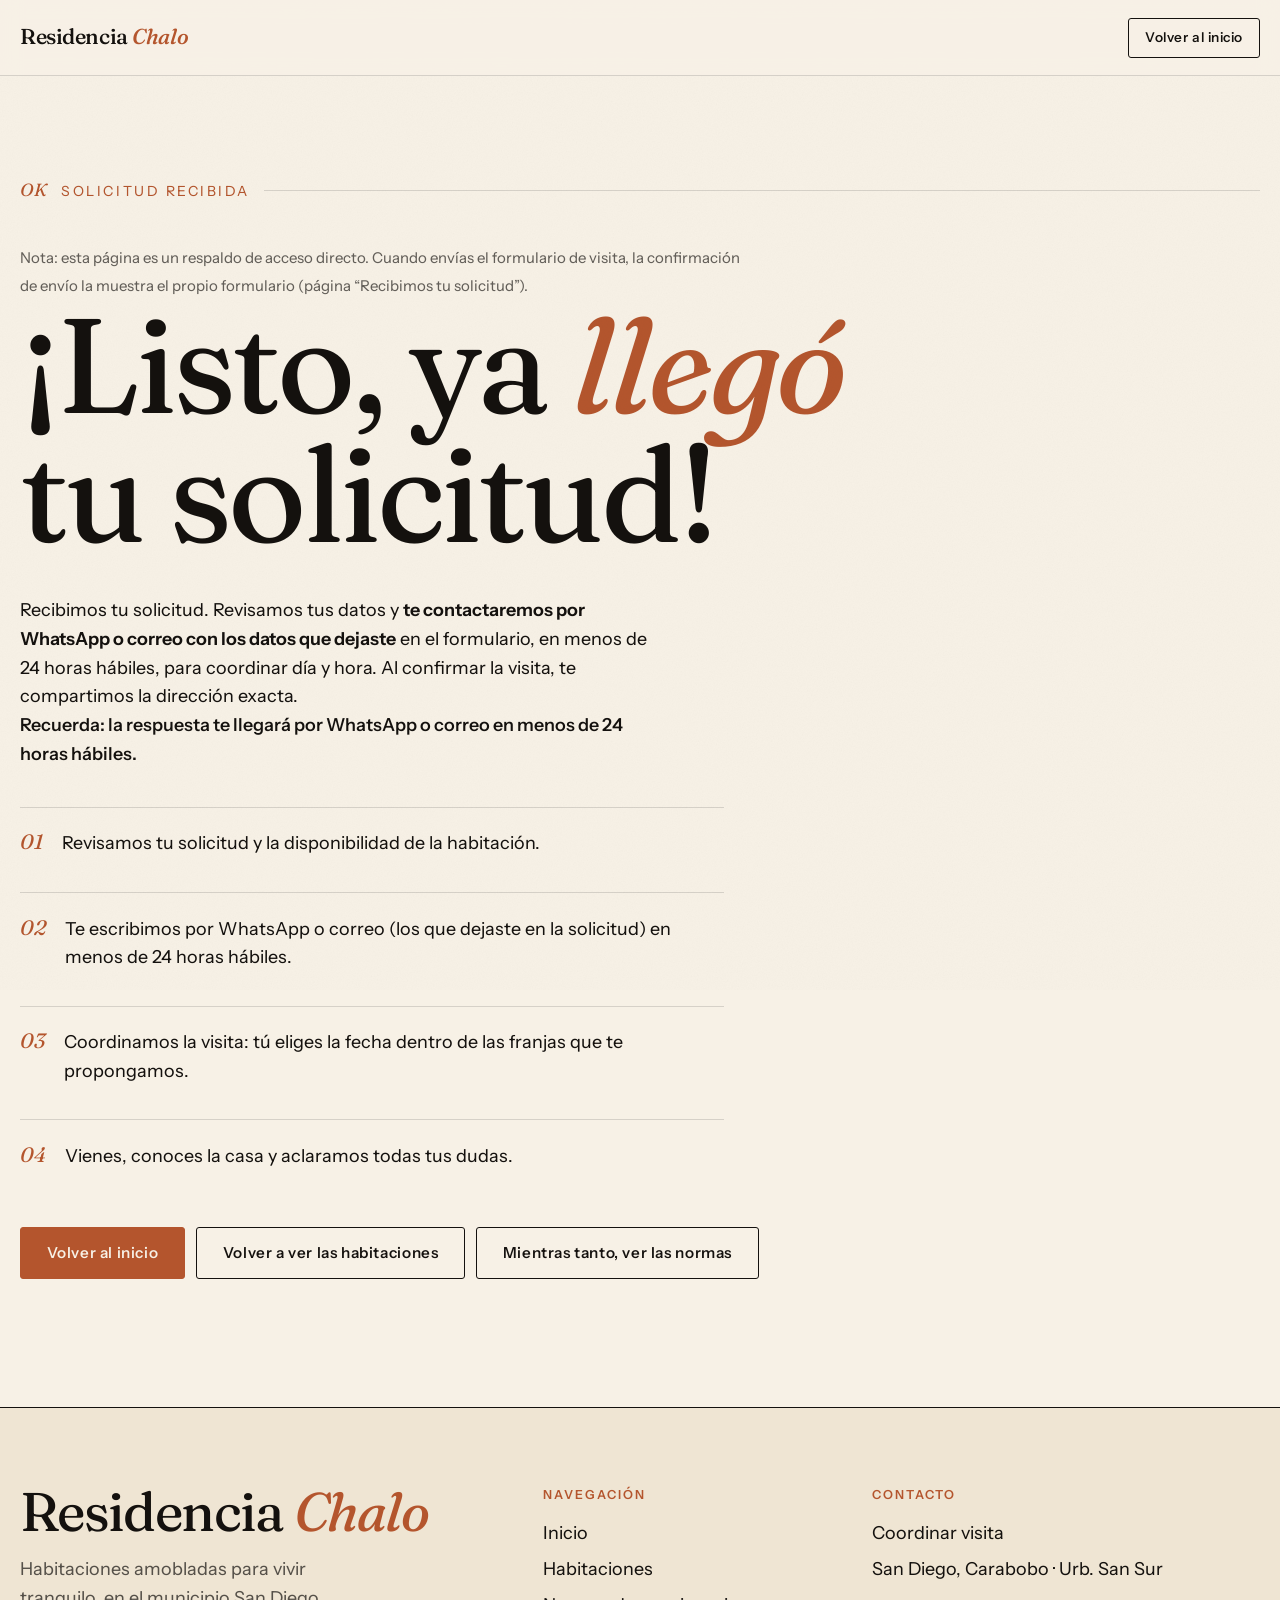
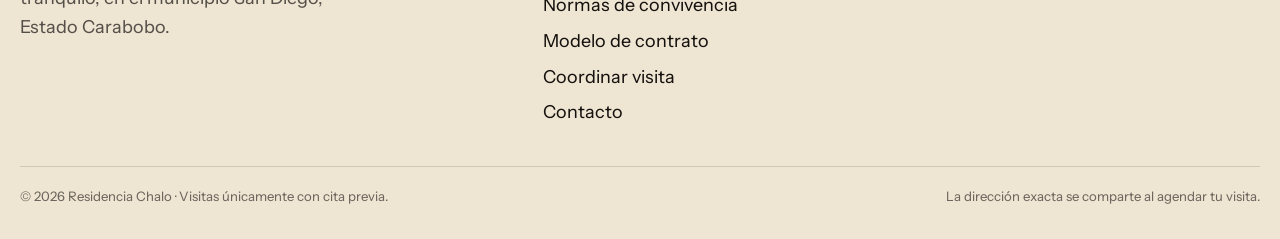
<file: gracias.html>
<!DOCTYPE html>
<html lang="es">
<head>
  <meta charset="utf-8">
  <meta name="viewport" content="width=device-width, initial-scale=1">
  <title>¡Solicitud recibida! · Residencia Chalo</title>
  <meta name="description" content="Recibimos tu solicitud de visita a Residencia Chalo. Te contactamos en menos de 24 horas hábiles.">
  <link rel="stylesheet" href="assets/fonts/fonts.css?v=20261113p">
  <link rel="stylesheet" href="css/main.css?v=20261113p">
  <script src="data/site.js?v=20261113p" defer></script>
  <script src="js/site.js?v=20261113p" defer></script>
</head>
<body>
  <a class="skip-link" href="#contenido">Saltar al contenido</a>

  <svg class="visually-hidden" aria-hidden="true" focusable="false" width="0" height="0"><filter id="grano"><feTurbulence type="fractalNoise" baseFrequency="0.8" numOctaves="2" stitchTiles="stitch"/><feColorMatrix type="saturate" values="0"/></filter></svg>
  <div class="grano" aria-hidden="true"></div>
  <div class="cursor-punto" aria-hidden="true"></div>

  <header class="site-header">
    <div class="site-header__inner">
      <a class="marca" href="index.html">Residencia <em>Chalo</em></a>
      <a class="btn btn--peq btn-cabecera" href="index.html" style="margin-left:auto">Volver al inicio</a>
    </div>
  </header>

  <main id="contenido">
    <section class="pagina-editorial">
      <div class="contenedor">
        <p class="rotulo"><span class="rotulo__num">OK</span> Solicitud recibida</p>
        <p style="max-width:60ch; color:rgba(20,17,14,.65)"><small>Nota: esta página es un respaldo de acceso directo. Cuando envías el formulario de visita, la confirmación de envío la muestra el propio formulario (página “Recibimos tu solicitud”).</small></p>
        <h1 class="display" style="margin-bottom:var(--esp-1)">¡Listo, ya <em>llegó</em> tu solicitud!</h1>
        <p style="max-width:54ch">Recibimos tu solicitud. Revisamos tus datos y <strong>te contactaremos por WhatsApp o correo con los datos que dejaste</strong> en el formulario, en menos de 24 horas hábiles, para coordinar día y hora. Al confirmar la visita, te compartimos la dirección exacta.</p>
        <p style="max-width:54ch; font-weight:560">Recuerda: la respuesta te llegará por WhatsApp o correo en menos de 24 horas hábiles.</p>

        <ol class="lista-pasos" style="max-width:44rem">
          <li>Revisamos tu solicitud y la disponibilidad de la habitación.</li>
          <li>Te escribimos por WhatsApp o correo (los que dejaste en la solicitud) en menos de 24 horas hábiles.</li>
          <li>Coordinamos la visita: tú eliges la fecha dentro de las franjas que te propongamos.</li>
          <li>Vienes, conoces la casa y aclaramos todas tus dudas.</li>
        </ol>

        <div class="admin-acciones" style="margin-top:var(--esp-1)">
          <a class="btn btn--terracota" href="index.html">Volver al inicio</a>
          <a class="btn" href="habitacion.html">Volver a ver las habitaciones</a>
          <a class="btn" href="normas.html">Mientras tanto, ver las normas</a>
        </div>
      </div>
    </section>
  </main>

  <footer class="site-footer">
    <div class="contenedor">
      <div class="site-footer__rejilla">
        <div>
          <p class="site-footer__marca">Residencia <em>Chalo</em></p>
          <p style="margin-top:1rem; max-width:30ch; color:rgba(20,17,14,.7)">Habitaciones amobladas para vivir tranquilo, en el municipio San Diego, Estado Carabobo.</p>
        </div>
        <div>
          <h4>Navegación</h4>
          <ul>
            <li><a href="index.html">Inicio</a></li>
            <li><a href="habitacion.html">Habitaciones</a></li>
            <li><a href="normas.html">Normas de convivencia</a></li>
            <li><a href="contrato.html">Modelo de contrato</a></li>
            <li><a href="visita.html">Coordinar visita</a></li>
            <li><a href="contacto.html">Contacto</a></li>
          </ul>
        </div>
        <div>
          <h4>Contacto</h4>
          <ul>
            <li><a href="visita.html">Coordinar visita</a></li>
            <li>San Diego, Carabobo · Urb. San Sur</li>
          </ul>
        </div>
      </div>
      <div class="site-footer__legal">
        <p>© <span data-anio>2025</span> Residencia Chalo · Visitas únicamente con cita previa.</p>
        <p>La dirección exacta se comparte al agendar tu visita.</p>
      </div>
    </div>
  </footer>
</body>
</html>
</file>
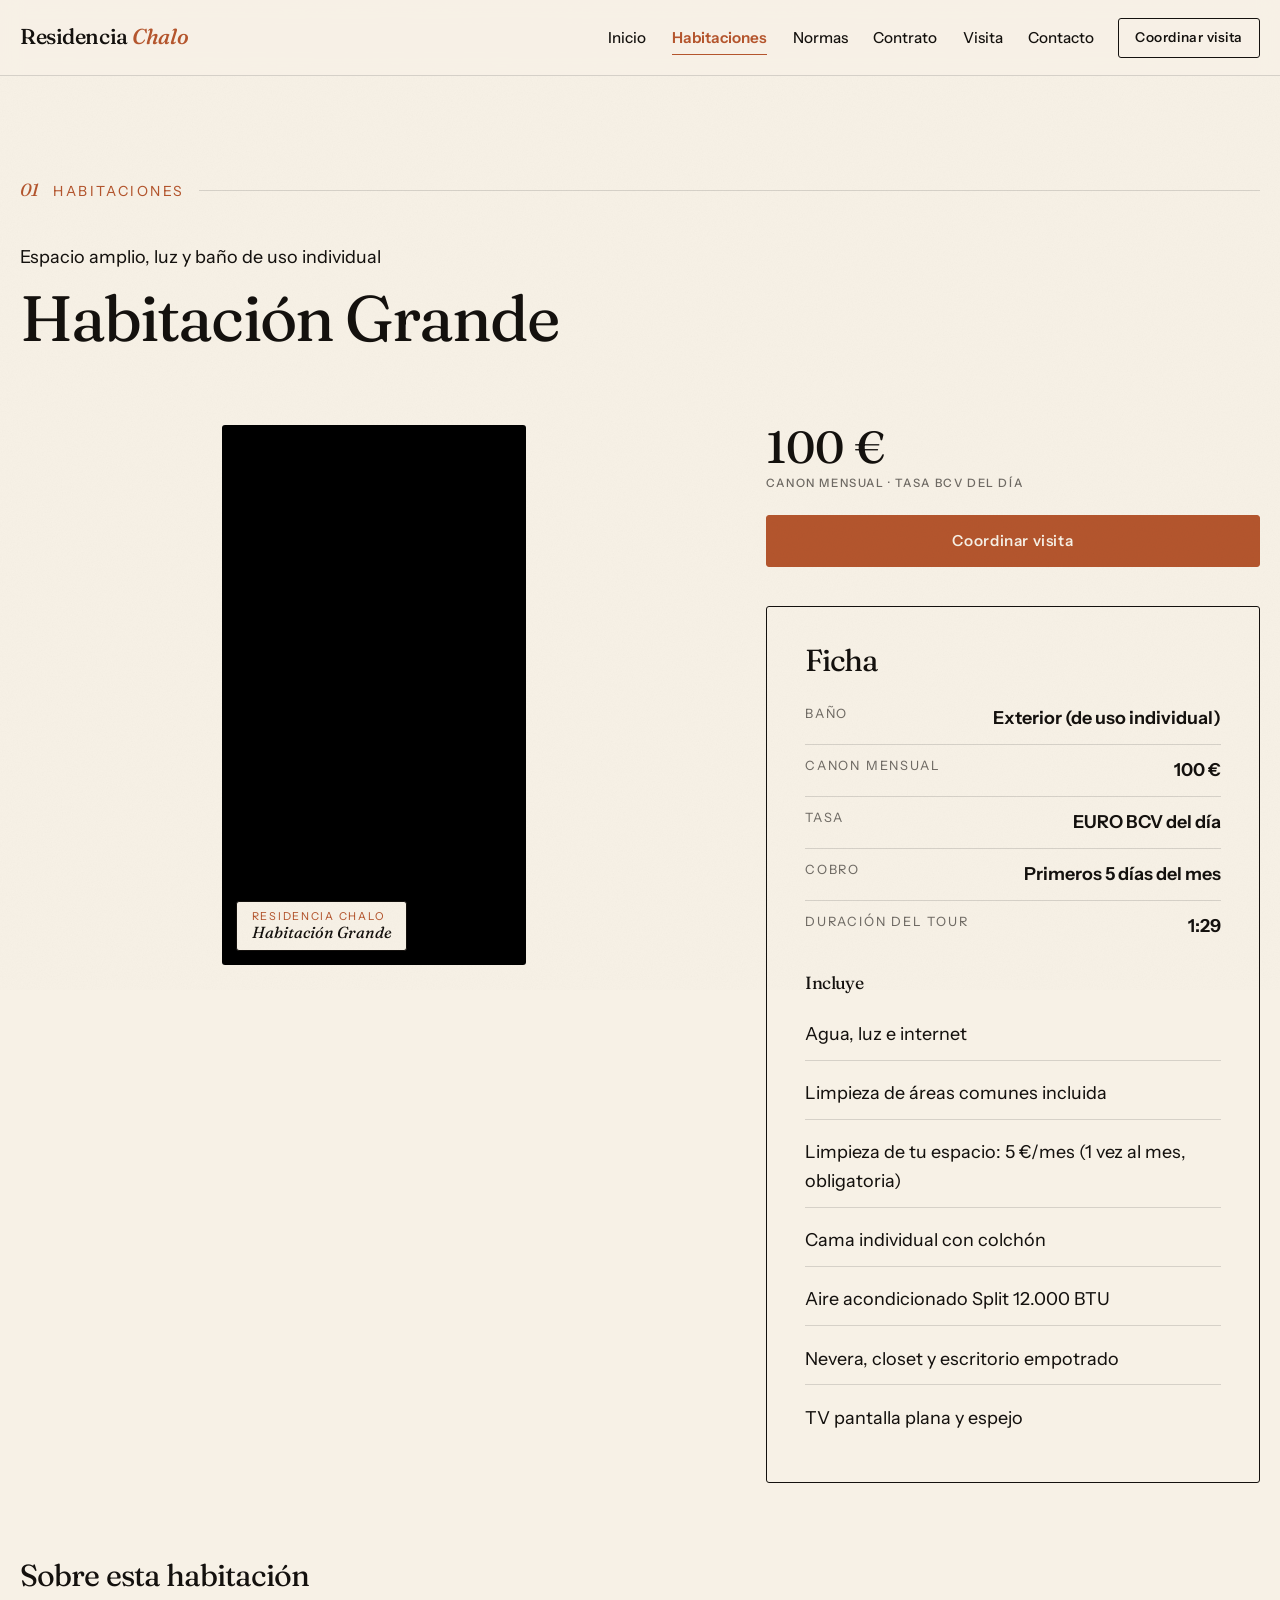
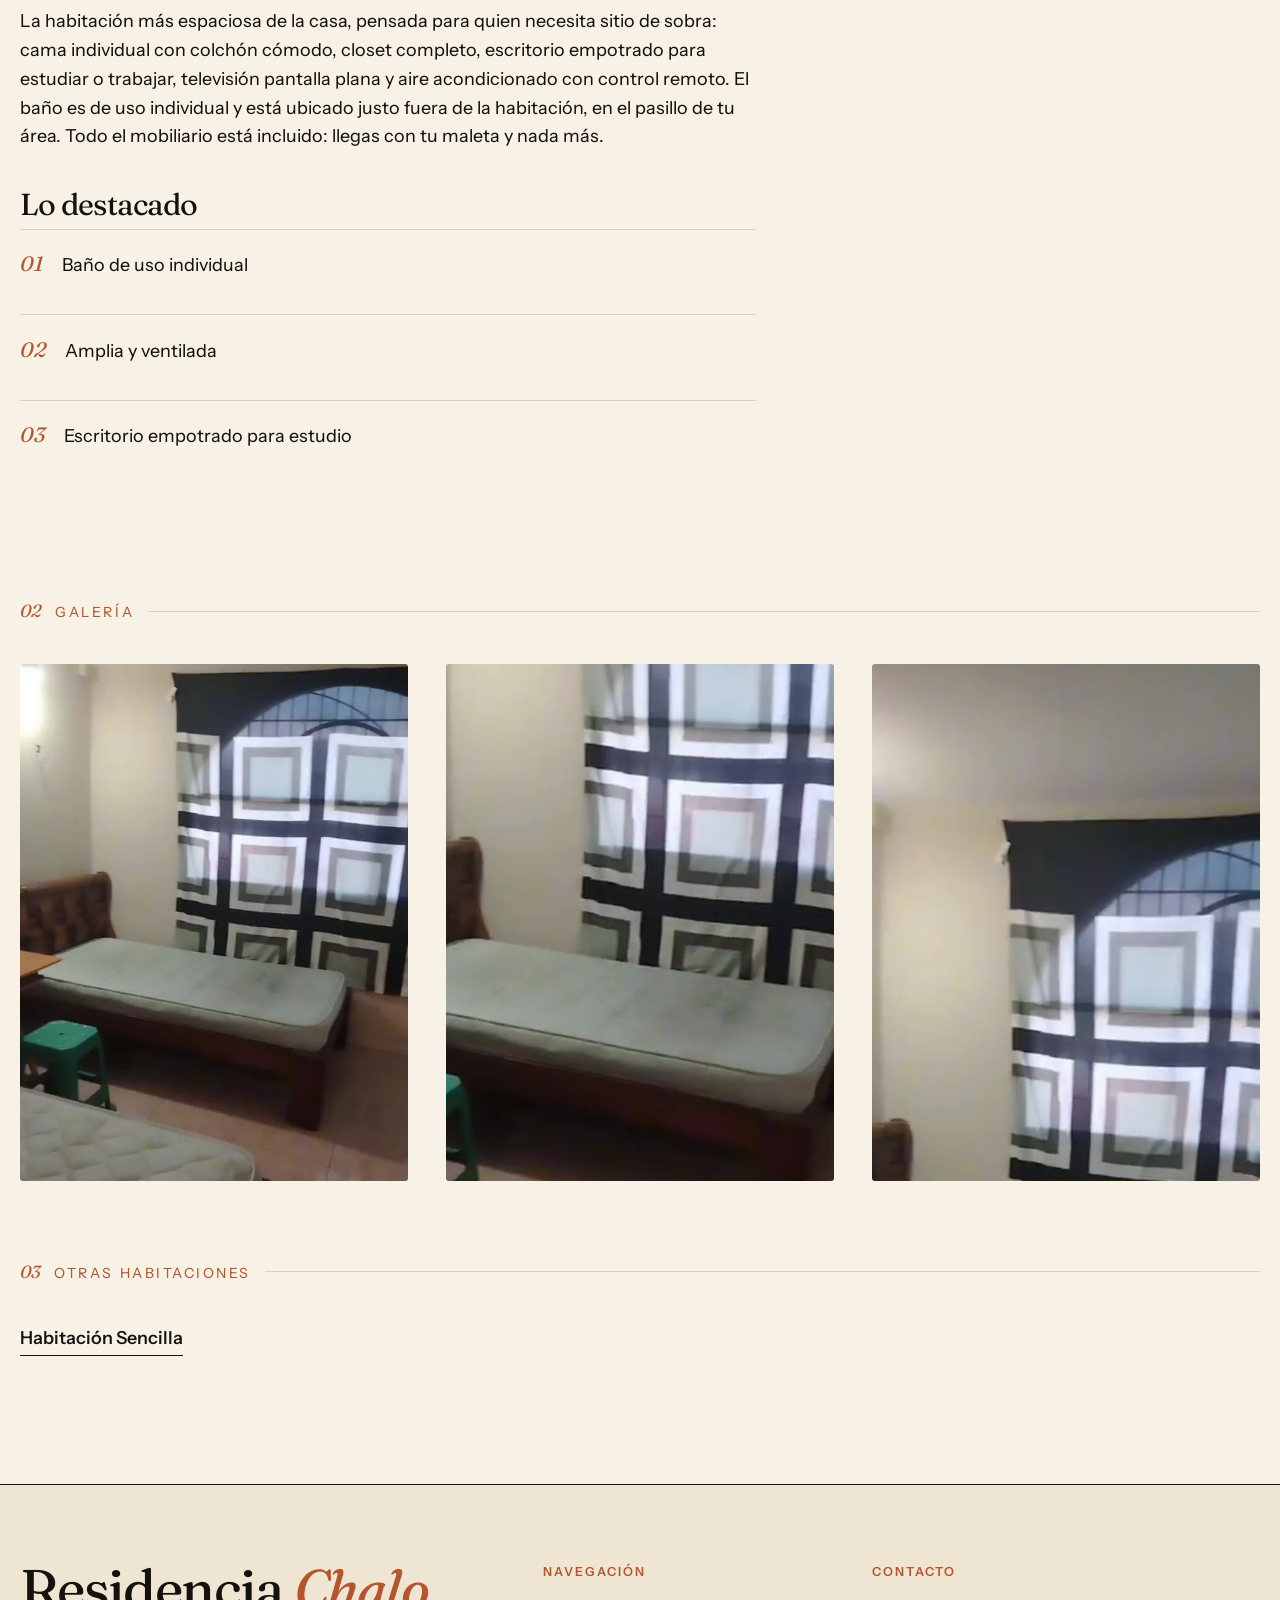
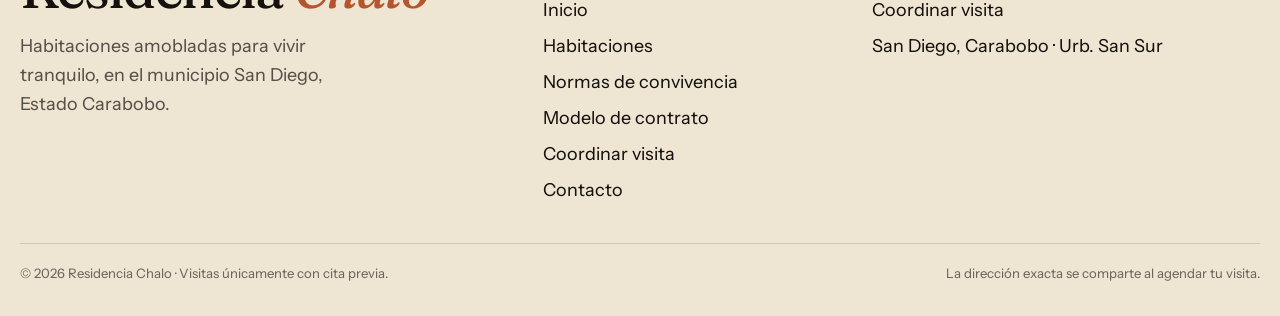
<file: habitacion.html>
<!DOCTYPE html>
<html lang="es">
<head>
  <meta charset="utf-8">
  <meta name="viewport" content="width=device-width, initial-scale=1">
  <title>Habitaciones · Residencia Chalo</title>
  <meta name="description" content="Habitación Grande (baño exterior, 100 €) y Habitación Sencilla (baño interior, 75 €) con tours en video. San Diego, Carabobo.">
  <link rel="stylesheet" href="assets/fonts/fonts.css?v=20261113p">
  <link rel="stylesheet" href="css/main.css?v=20261113p">
  <script src="data/site.js?v=20261113p" defer></script>
  <script src="data/rooms.js?v=20261113p" defer></script>
  <script src="js/site.js?v=20261113p" defer></script>
  <script src="js/habitacion.js?v=20261113p" defer></script>
</head>
<body>
  <a class="skip-link" href="#contenido">Saltar al contenido</a>

  <svg class="visually-hidden" aria-hidden="true" focusable="false" width="0" height="0"><filter id="grano"><feTurbulence type="fractalNoise" baseFrequency="0.8" numOctaves="2" stitchTiles="stitch"/><feColorMatrix type="saturate" values="0"/></filter></svg>
  <div class="grano" aria-hidden="true"></div>
  <div class="cursor-punto" aria-hidden="true"></div>

  <header class="site-header">
    <div class="site-header__inner">
      <a class="marca" href="index.html">Residencia <em>Chalo</em></a>
      <nav class="nav" id="nav" aria-label="Navegación principal">
        <ul>
          <li><a href="index.html">Inicio</a></li>
          <li><a href="habitacion.html" aria-current="page">Habitaciones</a></li>
          <li><a href="normas.html">Normas</a></li>
          <li><a href="contrato.html">Contrato</a></li>
          <li><a href="visita.html">Visita</a></li>
          <li><a href="contacto.html">Contacto</a></li>
        </ul>
      </nav>
      <a class="btn btn--peq btn-cabecera" href="visita.html">Coordinar visita</a>
      <button class="nav-toggle" aria-expanded="false" aria-controls="nav">
        <span class="icono-menu">Menú</span>
        <span class="icono-x">Cerrar</span>
      </button>
    </div>
  </header>

  <main id="contenido">
    <section class="pagina-editorial" id="detalle-habitacion">
      <div class="contenedor">
        <p class="rotulo"><span class="rotulo__num">01</span> Habitaciones</p>
        <p style="margin-bottom:1rem" data-slot="subtitulo">Espacio amplio, luz y baño de uso individual</p>
        <h1 class="display" data-slot="titulo">Habitación Grande</h1>
        <noscript><p>Activa JavaScript para ver el detalle completo de cada habitación.</p></noscript>

        <!-- Media (col-7) + columna de acción: precio → CTA → ficha técnica -->
        <div class="rejilla" style="margin-top:var(--esp-2)">
          <div class="col-7" data-slot="video" data-reveal></div>
          <div class="col-5">
            <p class="hab-precio" data-slot="precio"></p>
            <div style="display:grid; gap:.8rem; margin-top:1.6rem">
              <a class="btn btn--terracota" data-slot="cta" href="visita.html">Coordinar visita</a>
            </div>
            <div class="bloque-ficha" style="margin-top:var(--esp-1)">
              <h3>Ficha</h3>
              <div data-slot="ficha"></div>
              <h3 style="margin-top:1.4rem; font-size:1.1rem">Incluye</h3>
              <ul data-slot="incluidos" style="margin-top:.6rem; display:grid; gap:.45rem"></ul>
            </div>
          </div>
        </div>

        <div style="margin-top:var(--esp-2); max-width:46rem">
          <h2 style="font-size:var(--fs-h3)">Sobre esta habitación</h2>
          <p data-slot="descripcion" style="margin-top:1rem"></p>
          <h3 style="margin-top:var(--esp-1)">Lo destacado</h3>
          <ul class="lista-pasos" data-slot="destacados" style="margin-top:.5rem"></ul>
        </div>

        <div style="margin-top:var(--esp-3)">
          <p class="rotulo"><span class="rotulo__num">02</span> Galería</p>
          <div class="rejilla" data-slot="galeria"></div>
        </div>

        <div style="margin-top:var(--esp-2)">
          <p class="rotulo"><span class="rotulo__num">03</span> Otras habitaciones</p>
          <ul style="display:flex; gap:1.5rem; flex-wrap:wrap" data-slot="selector"></ul>
        </div>
      </div>
    </section>
  </main>

  <footer class="site-footer">
    <div class="contenedor">
      <div class="site-footer__rejilla">
        <div>
          <p class="site-footer__marca">Residencia <em>Chalo</em></p>
          <p style="margin-top:1rem; max-width:30ch; color:rgba(20,17,14,.7)">Habitaciones amobladas para vivir tranquilo, en el municipio San Diego, Estado Carabobo.</p>
        </div>
        <div>
          <h4>Navegación</h4>
          <ul>
            <li><a href="index.html">Inicio</a></li>
            <li><a href="habitacion.html">Habitaciones</a></li>
            <li><a href="normas.html">Normas de convivencia</a></li>
            <li><a href="contrato.html">Modelo de contrato</a></li>
            <li><a href="visita.html">Coordinar visita</a></li>
            <li><a href="contacto.html">Contacto</a></li>
          </ul>
        </div>
        <div>
          <h4>Contacto</h4>
          <ul>
            <li><a href="visita.html">Coordinar visita</a></li>
            <li>San Diego, Carabobo · Urb. San Sur</li>
          </ul>
        </div>
      </div>
      <div class="site-footer__legal">
        <p>© <span data-anio>2025</span> Residencia Chalo · Visitas únicamente con cita previa.</p>
        <p>La dirección exacta se comparte al agendar tu visita.</p>
      </div>
    </div>
  </footer>
</body>
</html>
</file>
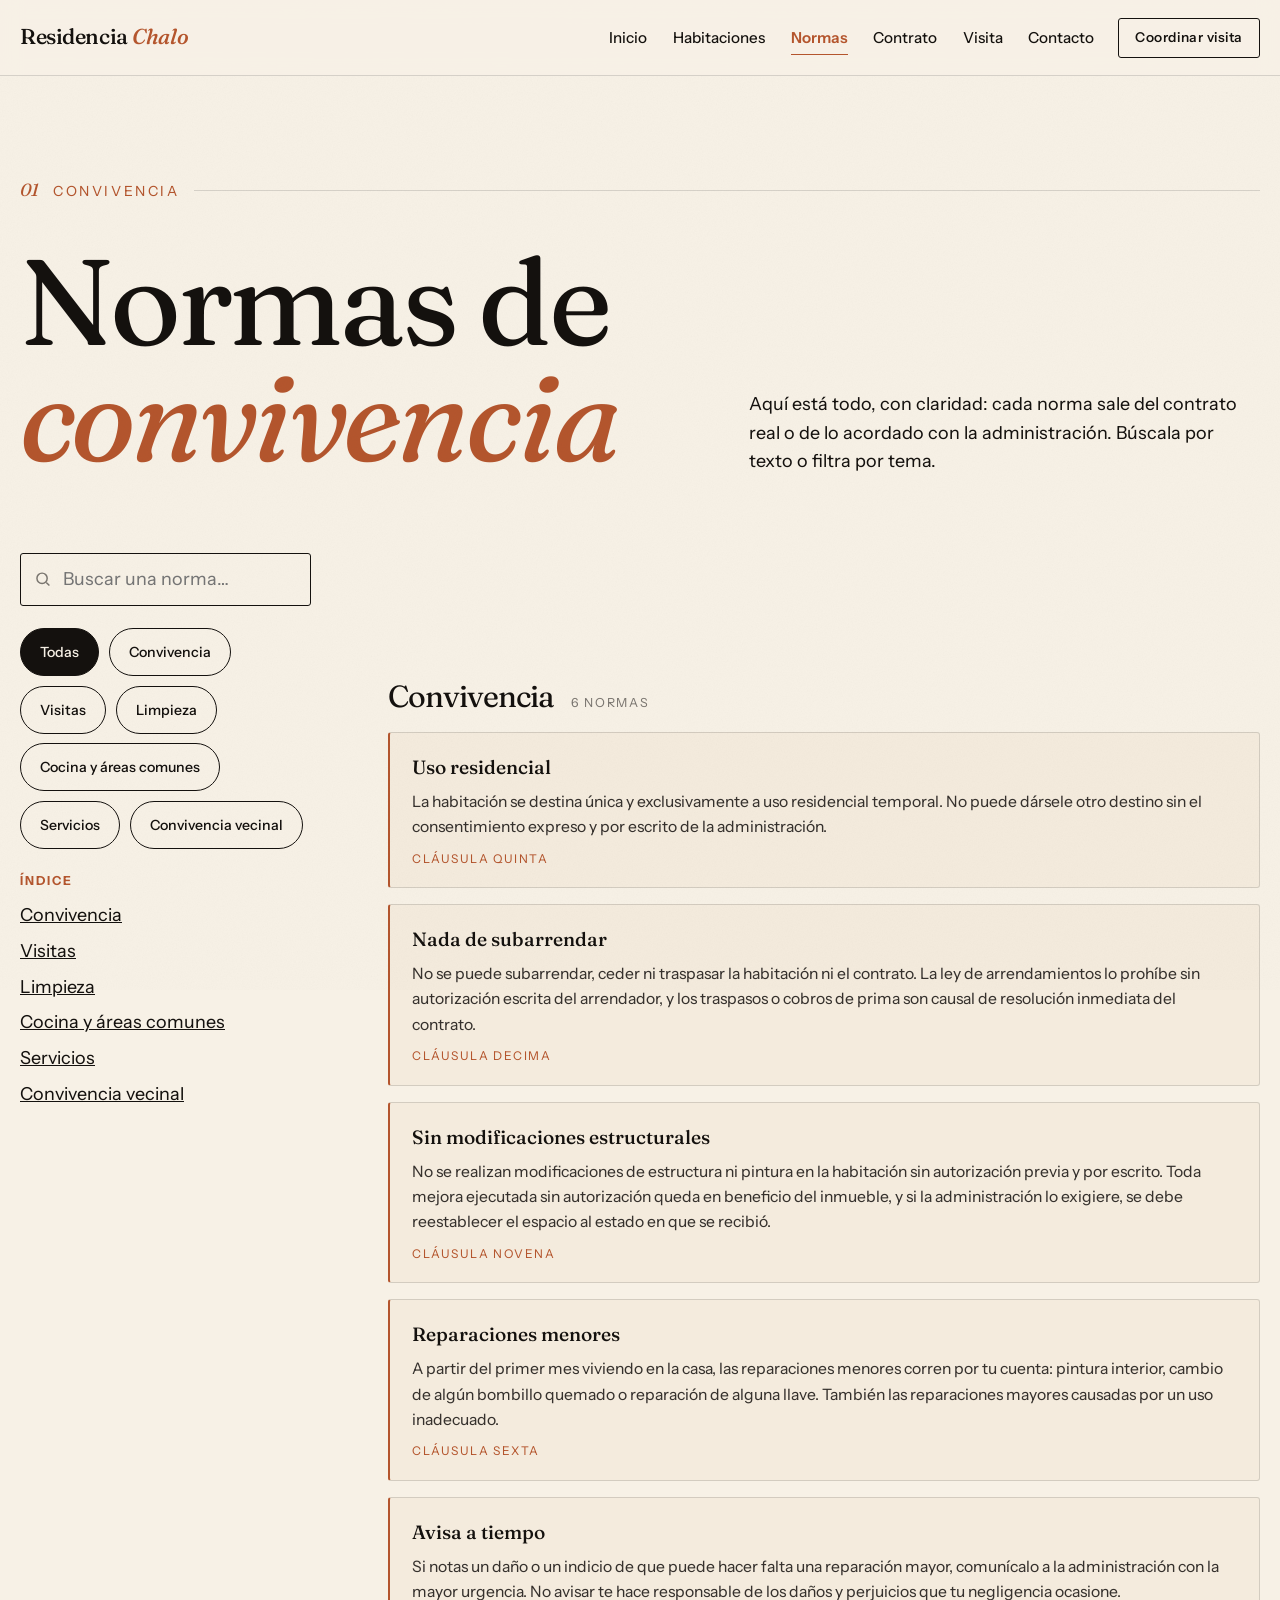
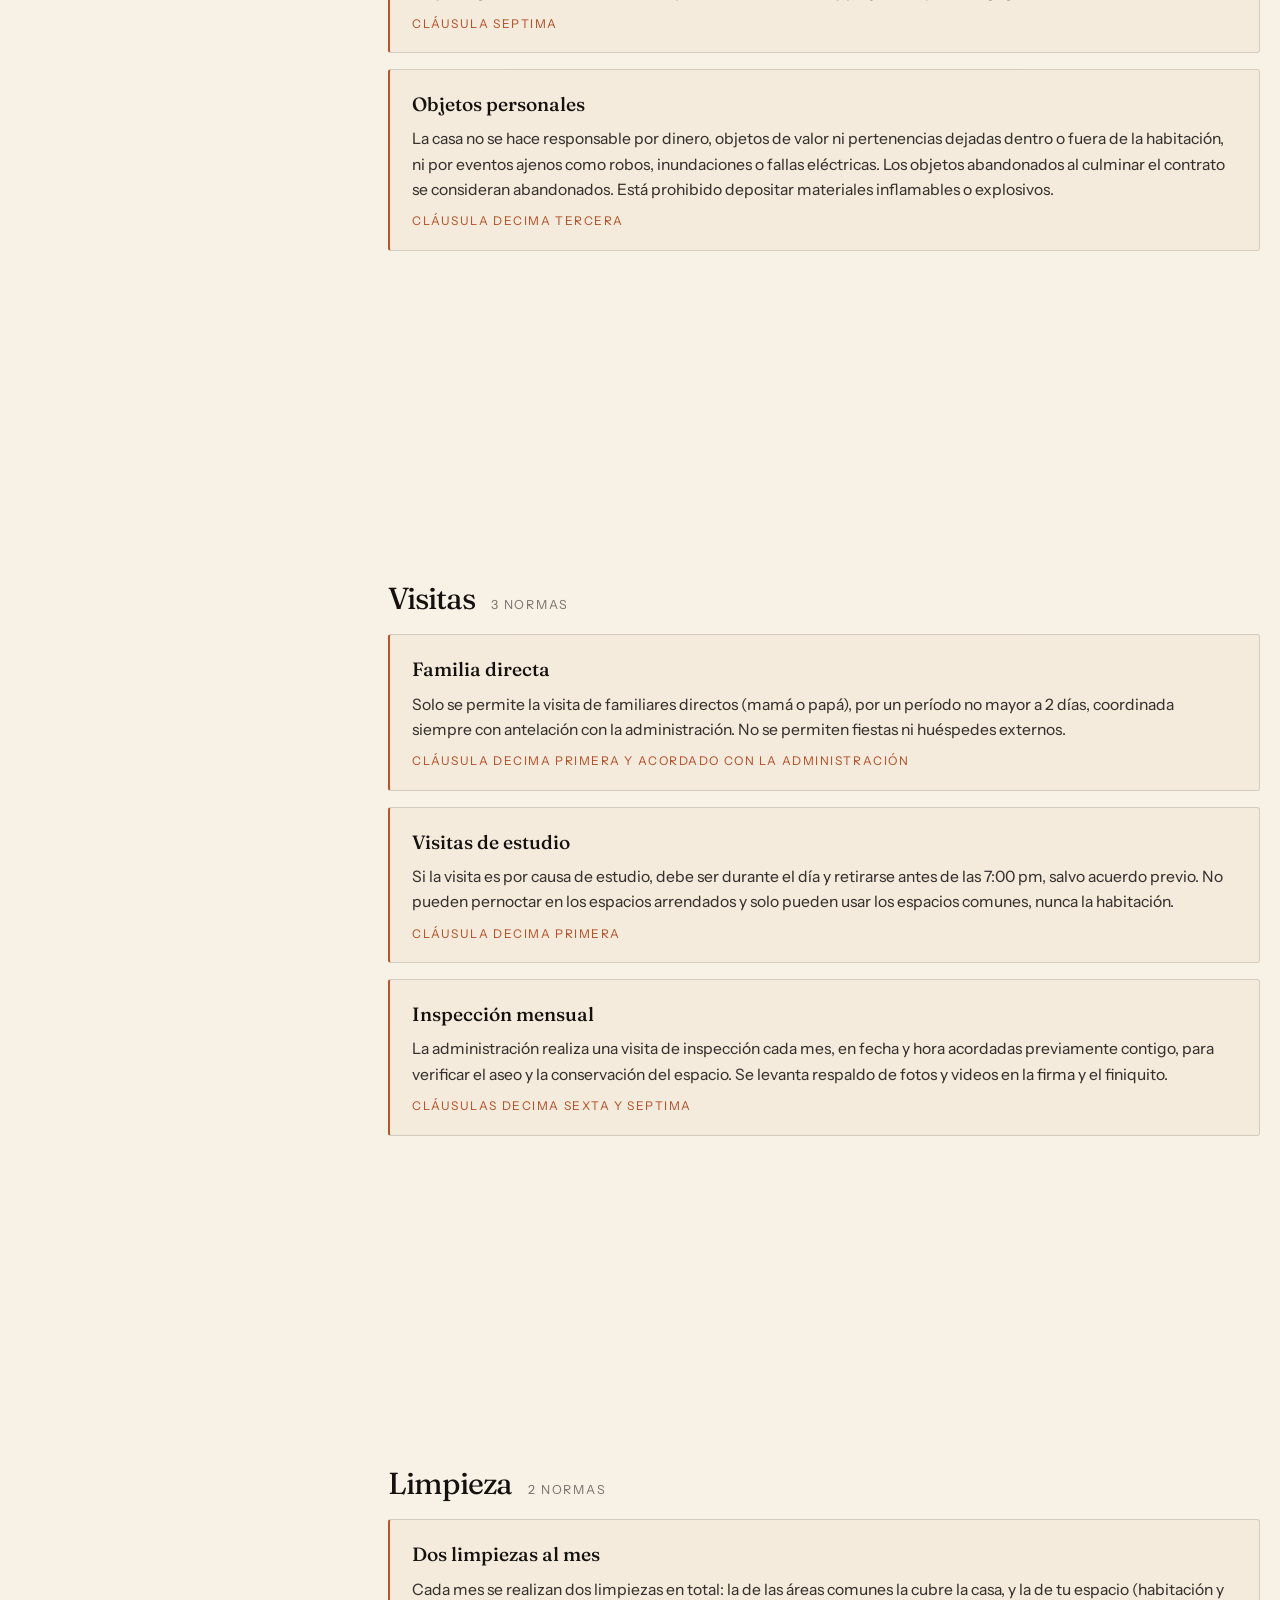
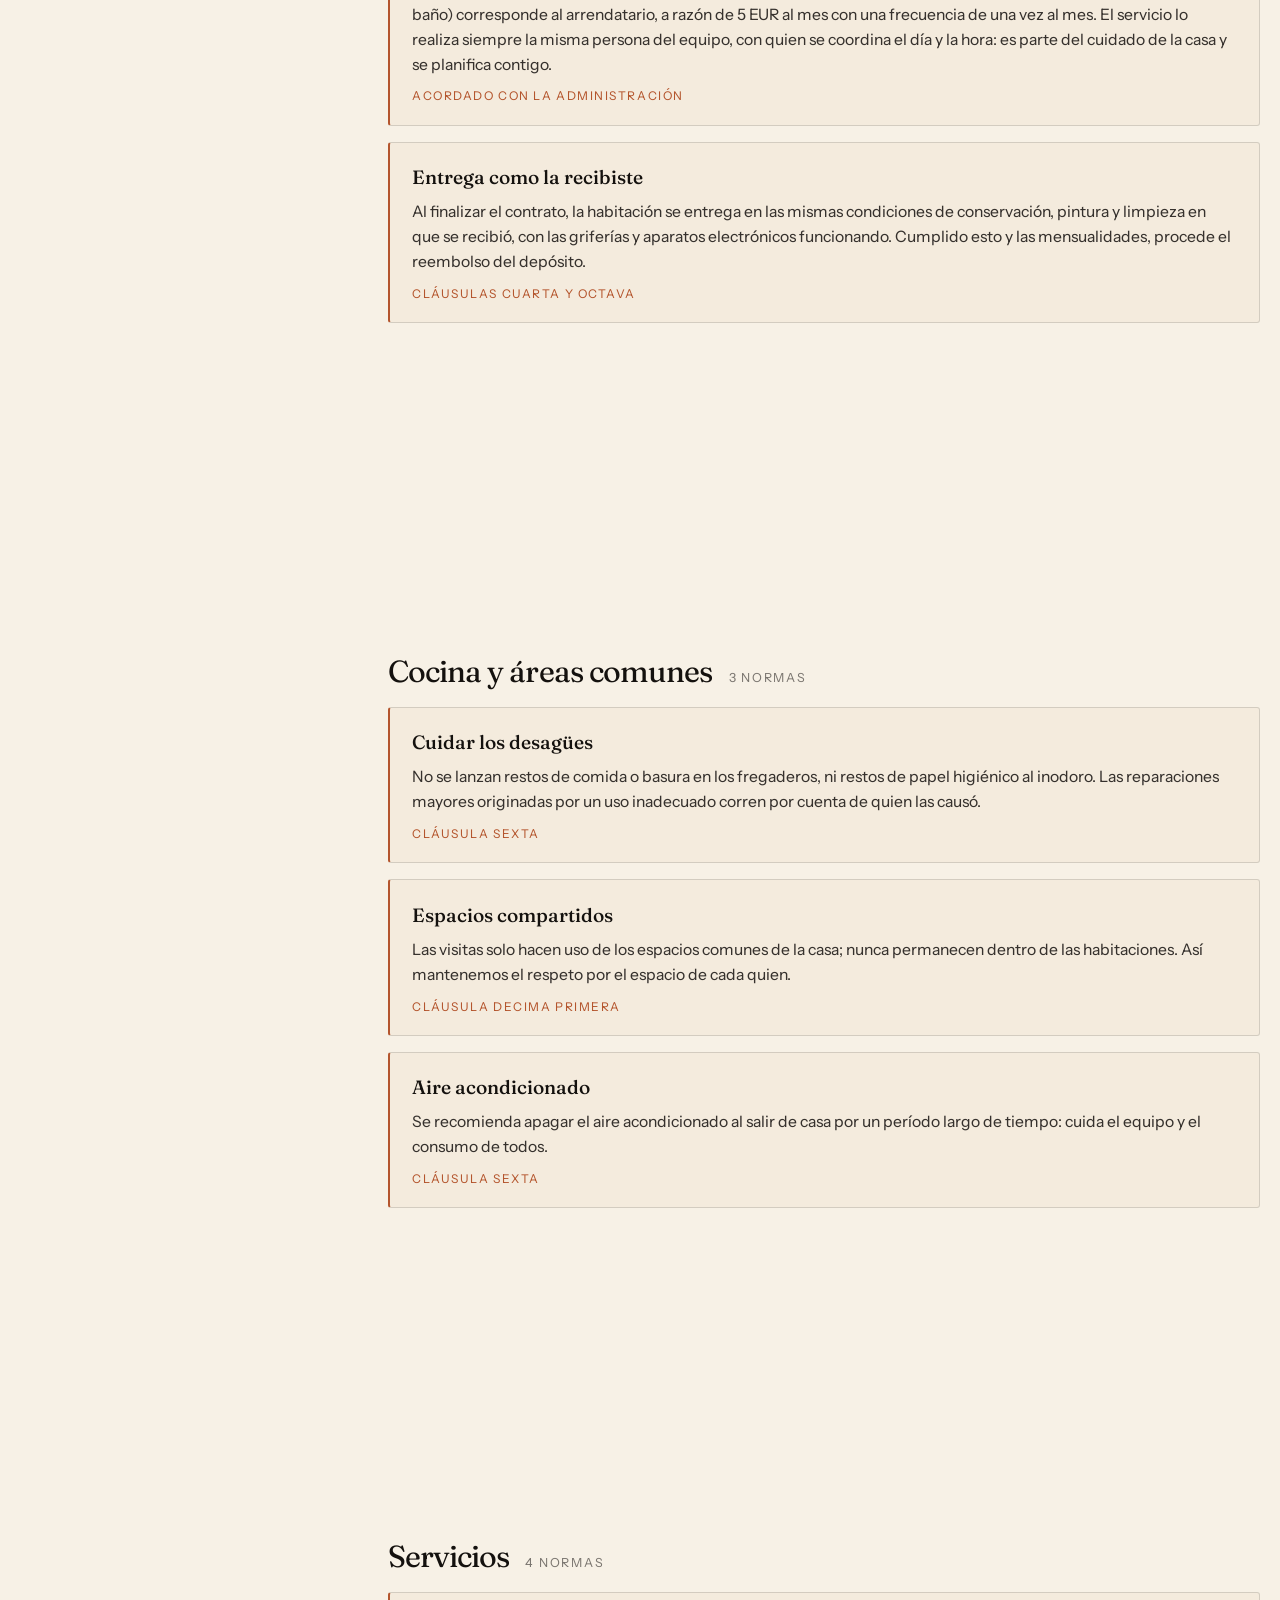
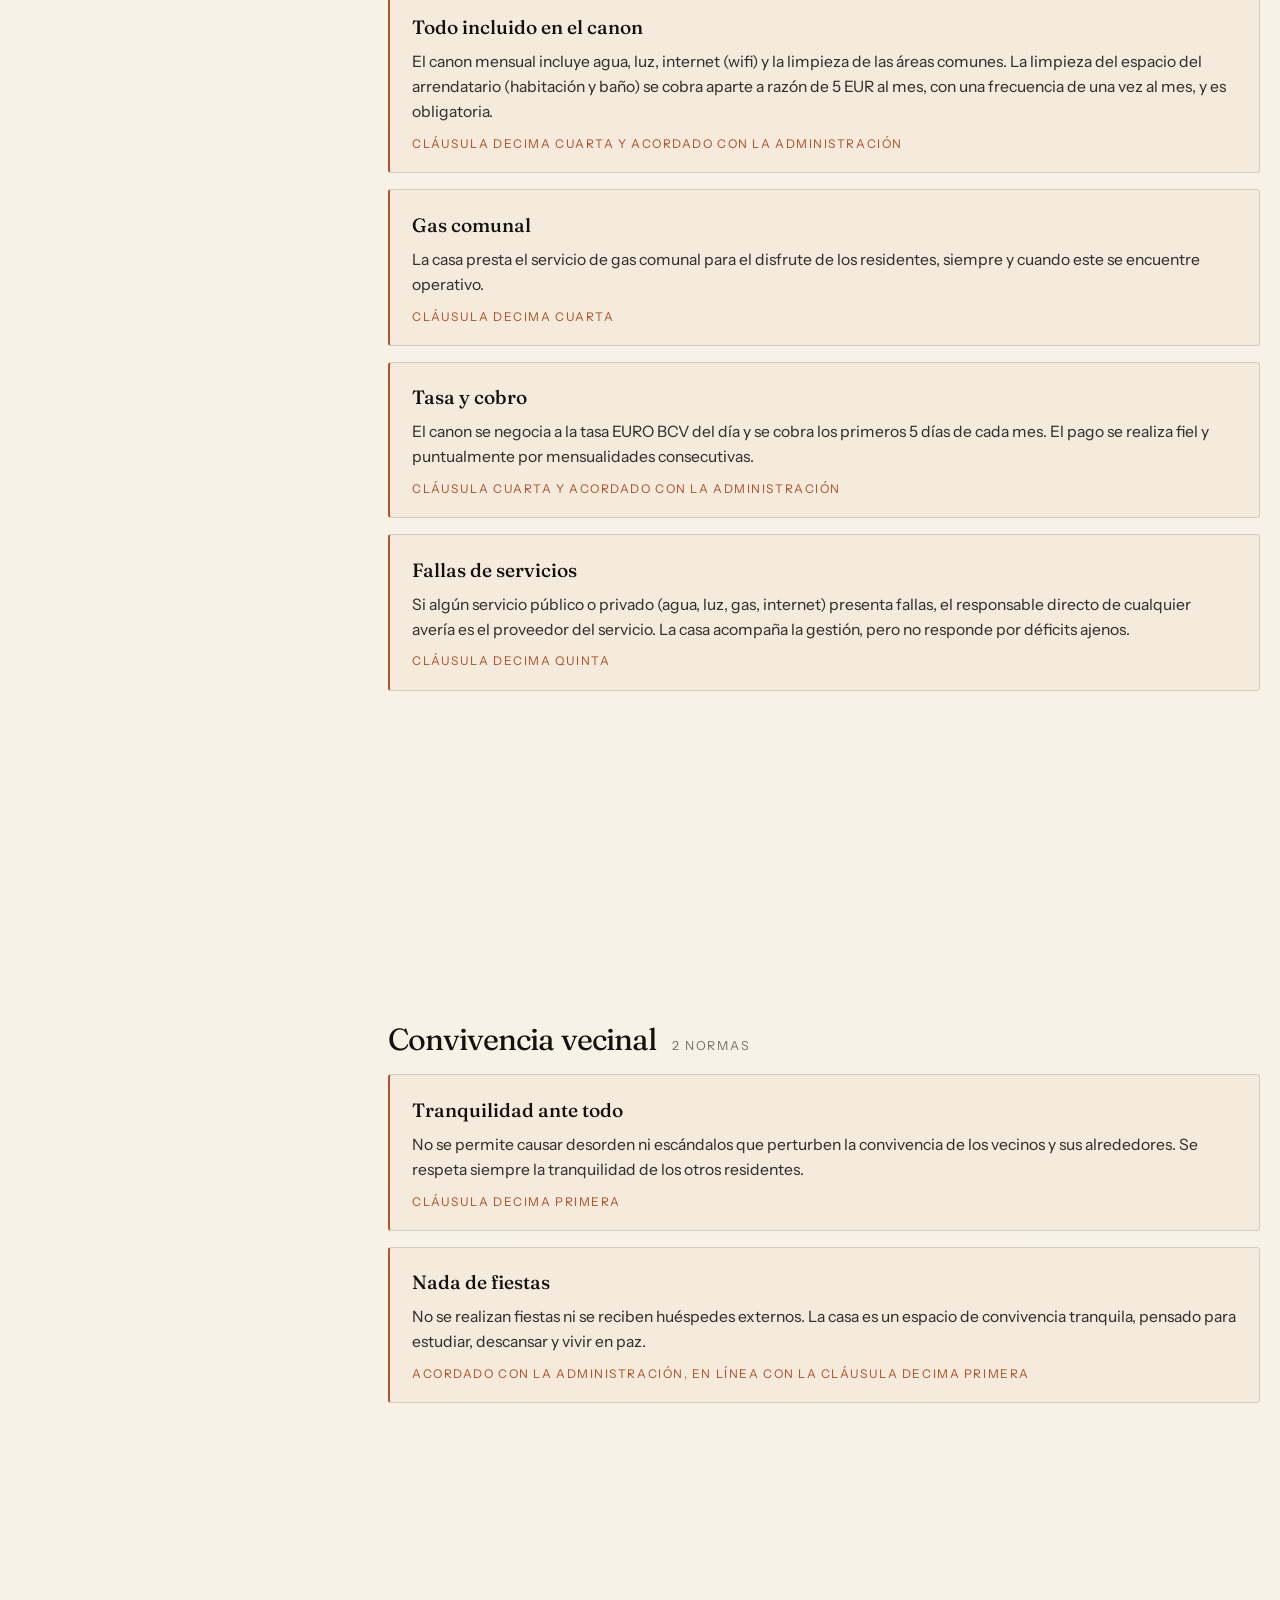
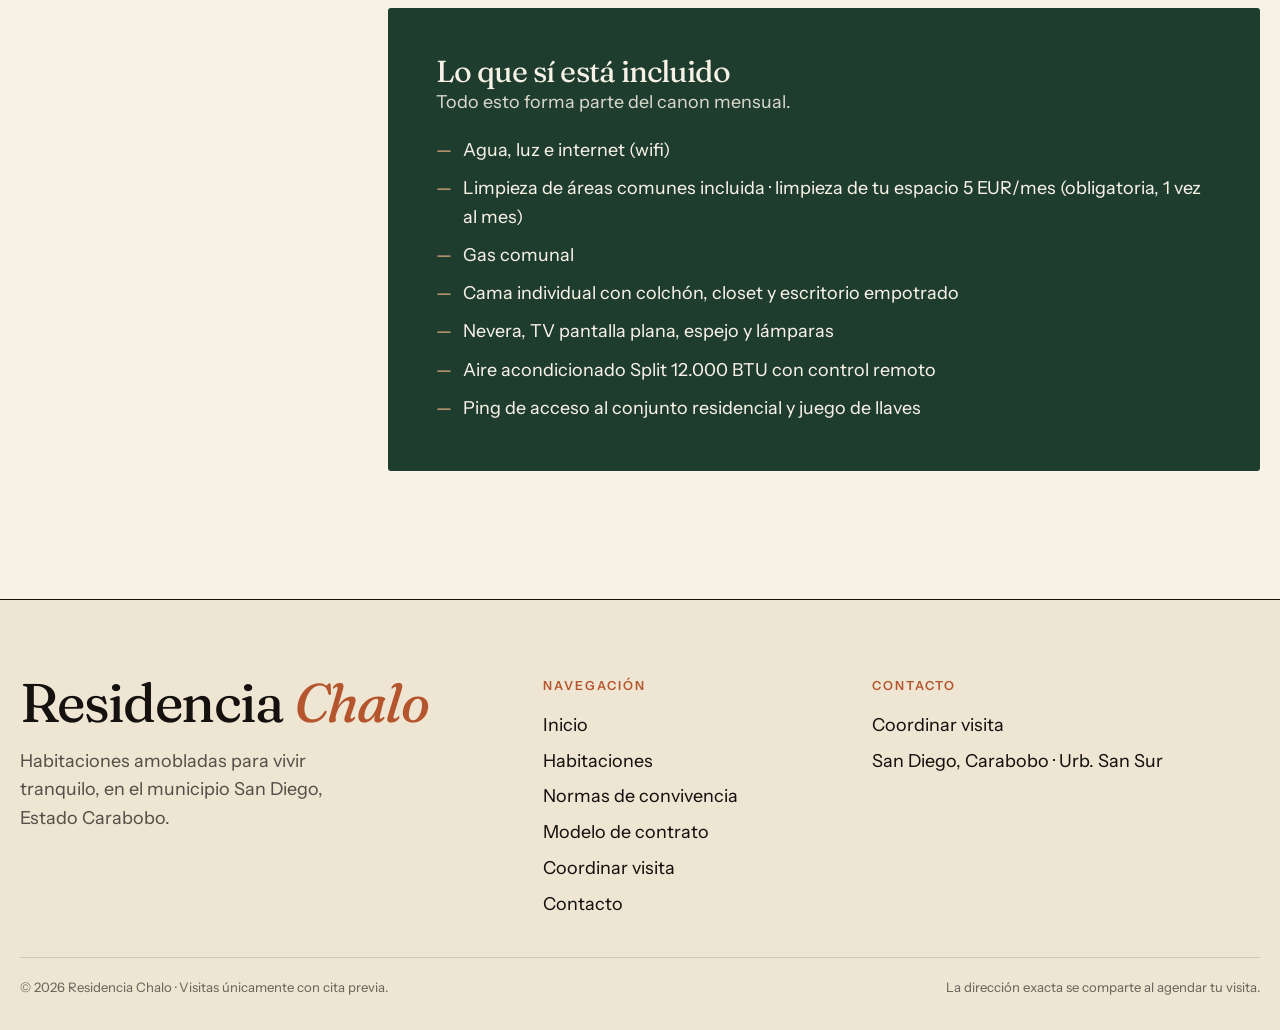
<file: normas.html>
<!DOCTYPE html>
<html lang="es">
<head>
  <meta charset="utf-8">
  <meta name="viewport" content="width=device-width, initial-scale=1">
  <title>Normas de convivencia · Residencia Chalo</title>
  <meta name="description" content="Normas de convivencia de Residencia Chalo: visitas, limpieza, cocina, servicios y convivencia vecinal, derivadas del contrato real.">
  <link rel="stylesheet" href="assets/fonts/fonts.css?v=20261113p">
  <link rel="stylesheet" href="css/main.css?v=20261113p">
  <script src="data/site.js?v=20261113p" defer></script>
  <script src="data/contenido.js?v=20261113p" defer></script>
  <script src="js/site.js?v=20261113p" defer></script>
  <script src="js/normas.js?v=20261113p" defer></script>
</head>
<body>
  <a class="skip-link" href="#contenido">Saltar al contenido</a>

  <svg class="visually-hidden" aria-hidden="true" focusable="false" width="0" height="0"><filter id="grano"><feTurbulence type="fractalNoise" baseFrequency="0.8" numOctaves="2" stitchTiles="stitch"/><feColorMatrix type="saturate" values="0"/></filter></svg>
  <div class="grano" aria-hidden="true"></div>
  <div class="cursor-punto" aria-hidden="true"></div>

  <header class="site-header">
    <div class="site-header__inner">
      <a class="marca" href="index.html">Residencia <em>Chalo</em></a>
      <nav class="nav" id="nav" aria-label="Navegación principal">
        <ul>
          <li><a href="index.html">Inicio</a></li>
          <li><a href="habitacion.html">Habitaciones</a></li>
          <li><a href="normas.html" aria-current="page">Normas</a></li>
          <li><a href="contrato.html">Contrato</a></li>
          <li><a href="visita.html">Visita</a></li>
          <li><a href="contacto.html">Contacto</a></li>
        </ul>
      </nav>
      <a class="btn btn--peq btn-cabecera" href="visita.html">Coordinar visita</a>
      <button class="nav-toggle" aria-expanded="false" aria-controls="nav">
        <span class="icono-menu">Menú</span>
        <span class="icono-x">Cerrar</span>
      </button>
    </div>
  </header>

  <main id="contenido">
    <section class="pagina-editorial">
      <div class="contenedor">
        <p class="rotulo"><span class="rotulo__num">01</span> Convivencia</p>
        <div class="normas-cabecera">
          <h1 class="display">Normas de <em>convivencia</em></h1>
          <p style="max-width:56ch">Aquí está todo, con claridad: cada norma sale del contrato real o de lo acordado con la administración. Búscala por texto o filtra por tema.</p>
        </div>

        <div class="normas-layout">
          <aside class="normas-aside" aria-label="Filtros y búsqueda">
            <div class="campo-busca">
              <label class="visually-hidden" for="normas-busca">Buscar norma por texto</label>
              <svg viewBox="0 0 24 24" fill="none" stroke="currentColor" stroke-width="2" aria-hidden="true"><circle cx="11" cy="11" r="7"/><path d="M21 21l-4.3-4.3"/></svg>
              <input type="search" id="normas-busca" placeholder="Buscar una norma…" autocomplete="off">
            </div>
            <div class="chips" role="group" aria-label="Filtrar por categoría">
              <button type="button" class="chip" data-cat="todas" aria-pressed="true">Todas</button>
              <button type="button" class="chip" data-cat="convivencia" aria-pressed="false">Convivencia</button>
              <button type="button" class="chip" data-cat="visitas" aria-pressed="false">Visitas</button>
              <button type="button" class="chip" data-cat="limpieza" aria-pressed="false">Limpieza</button>
              <button type="button" class="chip" data-cat="cocina" aria-pressed="false">Cocina y áreas comunes</button>
              <button type="button" class="chip" data-cat="servicios" aria-pressed="false">Servicios</button>
              <button type="button" class="chip" data-cat="vecinal" aria-pressed="false">Convivencia vecinal</button>
            </div>
            <nav aria-label="Índice de secciones">
              <h4 style="font-size:.78rem; text-transform:uppercase; letter-spacing:.16em; color:var(--terracota); margin-bottom:.6rem">Índice</h4>
              <ul id="normas-indice" style="display:grid; gap:.45rem"></ul>
            </nav>
            <noscript><p>Activa JavaScript para filtrar y buscar las normas.</p></noscript>
          </aside>

          <div>
            <div id="normas-contenido"></div>
            <p class="sin-resultados">No hay normas que coincidan con esa búsqueda. Prueba con otra palabra.</p>

            <div class="zona-incluido" id="normas-incluido">
              <h3>Lo que sí está incluido</h3>
              <p>Todo esto forma parte del canon mensual; la limpieza de tu espacio (habitación y baño) se cobra aparte: 5 EUR al mes, una vez al mes, obligatoria.</p>
              <ul></ul>
            </div>
          </div>
        </div>
      </div>
    </section>
  </main>

  <footer class="site-footer">
    <div class="contenedor">
      <div class="site-footer__rejilla">
        <div>
          <p class="site-footer__marca">Residencia <em>Chalo</em></p>
          <p style="margin-top:1rem; max-width:30ch; color:rgba(20,17,14,.7)">Habitaciones amobladas para vivir tranquilo, en el municipio San Diego, Estado Carabobo.</p>
        </div>
        <div>
          <h4>Navegación</h4>
          <ul>
            <li><a href="index.html">Inicio</a></li>
            <li><a href="habitacion.html">Habitaciones</a></li>
            <li><a href="normas.html">Normas de convivencia</a></li>
            <li><a href="contrato.html">Modelo de contrato</a></li>
            <li><a href="visita.html">Coordinar visita</a></li>
            <li><a href="contacto.html">Contacto</a></li>
          </ul>
        </div>
        <div>
          <h4>Contacto</h4>
          <ul>
            <li><a href="visita.html">Coordinar visita</a></li>
            <li>San Diego, Carabobo · Urb. San Sur</li>
          </ul>
        </div>
      </div>
      <div class="site-footer__legal">
        <p>© <span data-anio>2025</span> Residencia Chalo · Visitas únicamente con cita previa.</p>
        <p>La dirección exacta se comparte al agendar tu visita.</p>
      </div>
    </div>
  </footer>
</body>
</html>
</file>
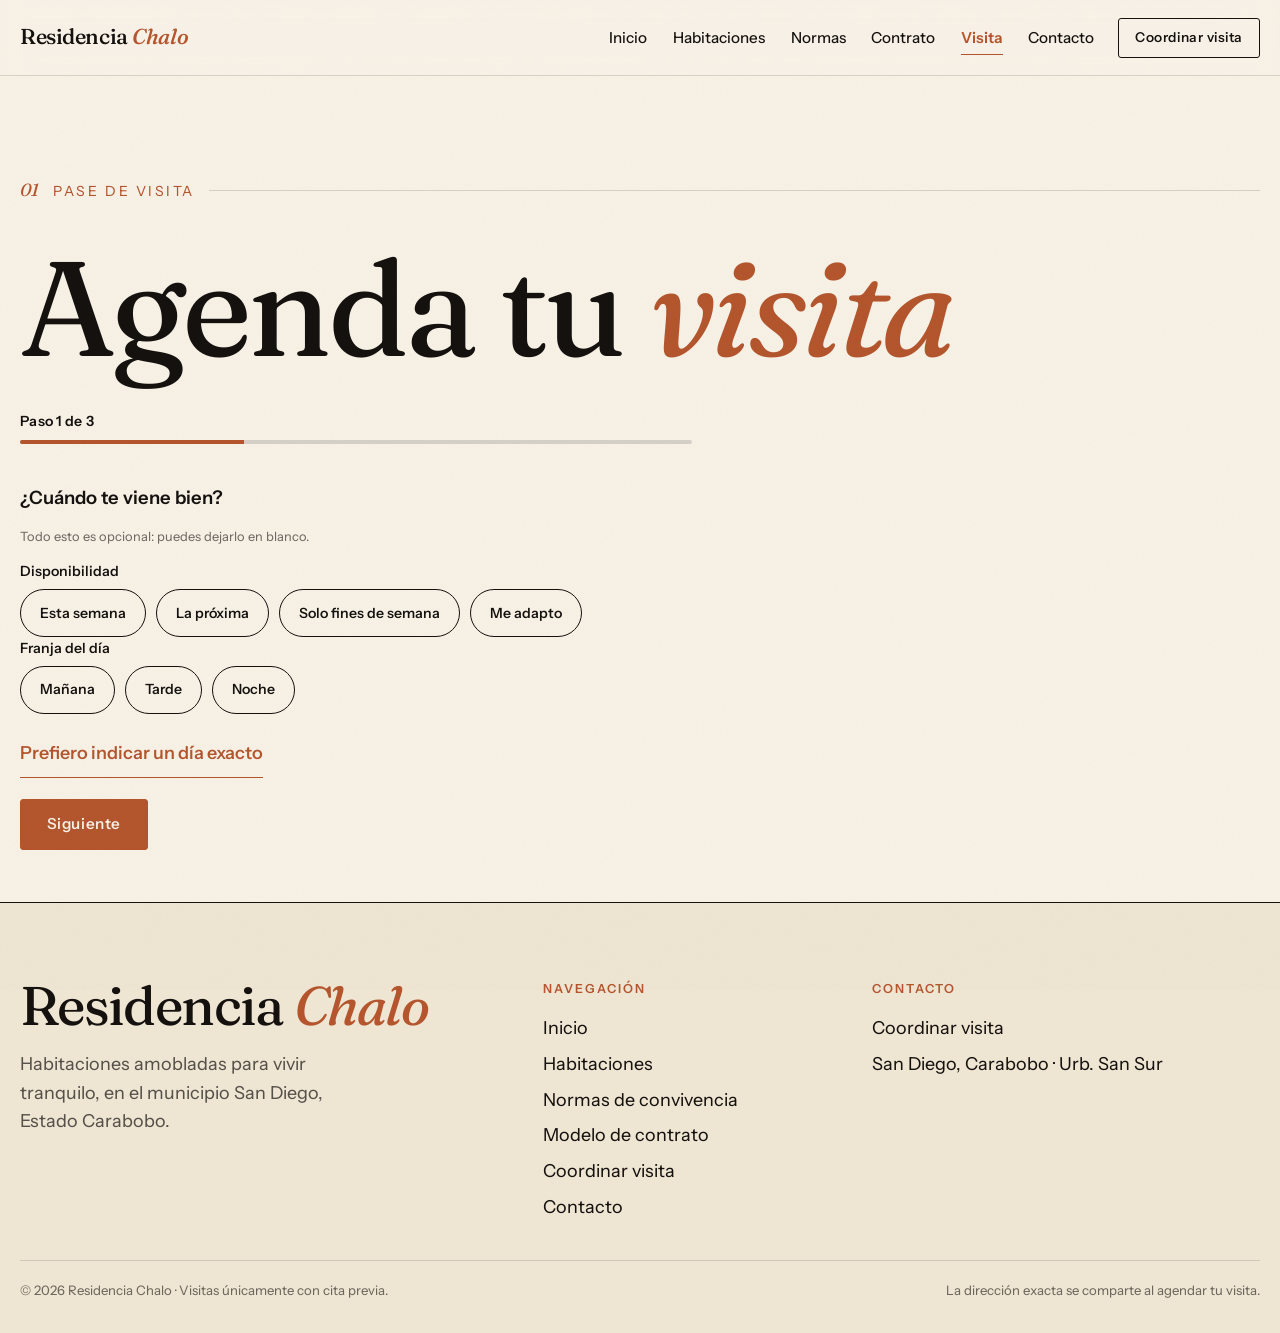
<file: visita.html>
<!DOCTYPE html>
<html lang="es">
<head>
  <meta charset="utf-8">
  <meta name="viewport" content="width=device-width, initial-scale=1">
  <title>Coordinar visita · Residencia Chalo</title>
  <meta name="description" content="Agenda tu visita a Residencia Chalo en 3 pasos: dime cuándo te viene bien, cómo contactarte y qué habitación te interesa (opcional).">
  <link rel="stylesheet" href="assets/fonts/fonts.css?v=20261113p">
  <link rel="stylesheet" href="css/main.css?v=20261113p">
  <script src="data/site.js?v=20261113p" defer></script>
  <script src="data/rooms.js?v=20261113p" defer></script>
  <script src="js/site.js?v=20261113p" defer></script>
  <script src="js/visita.js?v=20261113p" defer></script>
</head>
<body>
  <a class="skip-link" href="#contenido">Saltar al contenido</a>

  <svg class="visually-hidden" aria-hidden="true" focusable="false" width="0" height="0"><filter id="grano"><feTurbulence type="fractalNoise" baseFrequency="0.8" numOctaves="2" stitchTiles="stitch"/><feColorMatrix type="saturate" values="0"/></filter></svg>
  <div class="grano" aria-hidden="true"></div>
  <div class="cursor-punto" aria-hidden="true"></div>

  <header class="site-header">
    <div class="site-header__inner">
      <a class="marca" href="index.html">Residencia <em>Chalo</em></a>
      <nav class="nav" id="nav" aria-label="Navegación principal">
        <ul>
          <li><a href="index.html">Inicio</a></li>
          <li><a href="habitacion.html">Habitaciones</a></li>
          <li><a href="normas.html">Normas</a></li>
          <li><a href="contrato.html">Contrato</a></li>
          <li><a href="visita.html" aria-current="page">Visita</a></li>
          <li><a href="contacto.html">Contacto</a></li>
        </ul>
      </nav>
      <a class="btn btn--peq btn-cabecera" href="visita.html" aria-current="page">Coordinar visita</a>
      <button class="nav-toggle" aria-expanded="false" aria-controls="nav">
        <span class="icono-menu">Menú</span>
        <span class="icono-x">Cerrar</span>
      </button>
    </div>
  </header>

  <main id="contenido">
    <section class="pagina-editorial pagina-visita">
      <div class="contenedor">
        <p class="rotulo"><span class="rotulo__num">01</span> Pase de visita</p>
        <h1 class="display" style="margin-bottom:var(--esp-1)">Agenda tu <em>visita</em></h1>

        <!-- Destino de la solicitud: Google Apps Script (Web App). La URL /exec vive
             SOLO aquí. Si se vuelve a implementar el script y la URL cambia, edítala aquí. -->
        <form id="form-visita" class="formulario formulario-visita" action="https://script.google.com/macros/s/AKfycbzjg-iKz0qtKoY4xWYoPl5nlI9Wm0m2-xh_8gINb50JGtK6tyTSdge81K9QN6S_5LGO/exec" method="POST">

          <div class="pasos-cabecera">
            <p class="pasos-live" id="pasos-live" aria-live="polite">Paso 1 de 3</p>
            <div class="pasos-barra" aria-hidden="true"><span class="pasos-barra__lleno" id="pasos-barra"></span></div>
          </div>

          <fieldset class="paso" data-paso="1">
            <legend>¿Cuándo te viene bien?</legend>
            <p class="ayuda pasos-ayuda">Todo esto es opcional: puedes dejarlo en blanco.</p>
            <div class="campo">
              <span class="chips-rotulo" id="rotulo-disponibilidad">Disponibilidad</span>
              <div class="chips" role="group" aria-labelledby="rotulo-disponibilidad">
                <input class="input-oculto" type="radio" id="v-disp-semana" name="disponibilidad" value="Esta semana">
                <label class="chip" for="v-disp-semana">Esta semana</label>
                <input class="input-oculto" type="radio" id="v-disp-proxima" name="disponibilidad" value="La próxima">
                <label class="chip" for="v-disp-proxima">La próxima</label>
                <input class="input-oculto" type="radio" id="v-disp-finde" name="disponibilidad" value="Solo fines de semana">
                <label class="chip" for="v-disp-finde">Solo fines de semana</label>
                <input class="input-oculto" type="radio" id="v-disp-adapto" name="disponibilidad" value="Me adapto">
                <label class="chip" for="v-disp-adapto">Me adapto</label>
              </div>
            </div>
            <div class="campo">
              <span class="chips-rotulo" id="rotulo-franja">Franja del día</span>
              <div class="chips" role="group" aria-labelledby="rotulo-franja">
                <input class="input-oculto" type="radio" id="v-franja-manana" name="franja" value="Mañana">
                <label class="chip" for="v-franja-manana">Mañana</label>
                <input class="input-oculto" type="radio" id="v-franja-tarde" name="franja" value="Tarde">
                <label class="chip" for="v-franja-tarde">Tarde</label>
                <input class="input-oculto" type="radio" id="v-franja-noche" name="franja" value="Noche">
                <label class="chip" for="v-franja-noche">Noche</label>
              </div>
            </div>
            <details class="detalle-fecha" open>
              <summary>Prefiero indicar un día exacto</summary>
              <div class="campo">
                <label for="v-fecha">Fecha preferida (opcional)</label>
                <input type="date" id="v-fecha" name="fecha">
              </div>
            </details>
            <div class="pasos-nav">
              <button type="button" class="btn btn--terracota" data-siguiente>Siguiente</button>
            </div>
          </fieldset>

          <fieldset class="paso" data-paso="2">
            <legend>Tus datos</legend>
            <div class="campo">
              <label for="v-nombre">Nombre y apellido *</label>
              <input type="text" id="v-nombre" name="nombre" required autocomplete="name" enterkeyhint="next">
              <p class="campo-error">Escribe tu nombre para poder atenderte.</p>
            </div>

            <div class="campo">
              <label for="v-telefono">Teléfono o WhatsApp *</label>
              <input type="tel" id="v-telefono" name="telefono" required inputmode="tel" autocomplete="tel" placeholder="+58 412 555 1234" enterkeyhint="next">
              <p class="campo-error">Necesitamos un número para confirmar la visita.</p>
            </div>

            <div class="campo">
              <label for="v-email">Email (opcional)</label>
              <input type="email" id="v-email" name="email" autocomplete="email" placeholder="tucorreo@ejemplo.com" enterkeyhint="next">
              <p class="campo-error">Revisa el formato del email.</p>
            </div>

            <details class="detalle-saber" open>
              <summary>¿Algo que debamos saber?</summary>
              <div class="campo">
                <label for="v-mensaje">Mensaje (opcional)</label>
                <textarea id="v-mensaje" name="mensaje" placeholder="Cuéntanos qué estudias o a qué te dedicas, y cualquier pregunta que tengas."></textarea>
              </div>
              <div class="campo">
                <label for="v-acompanantes">Cantidad de acompañantes</label>
                <select id="v-acompanantes" name="acompanantes">
                  <option value="0">Vengo solo(a)</option>
                  <option value="1">1 acompañante</option>
                  <option value="2">2 acompañantes</option>
                  <option value="3">3 acompañantes</option>
                </select>
              </div>
            </details>

            <p class="promesa-contacto">Te escribimos por WhatsApp en menos de 24 horas hábiles. No compartimos tus datos con nadie.</p>

            <div class="campo campo--check">
              <input type="checkbox" id="v-consent" name="consentimiento" value="Autorizo el contacto para coordinar esta visita" required>
              <label for="v-consent">Autorizo que me contacten por WhatsApp o correo para coordinar esta visita. *</label>
            </div>

            <div class="pasos-nav">
              <button type="button" class="btn" data-atras>Atrás</button>
              <button type="button" class="btn btn--terracota" data-siguiente>Siguiente</button>
            </div>
          </fieldset>

          <fieldset class="paso" data-paso="3">
            <legend>¿Qué habitación te interesa? (opcional)</legend>
            <div class="opcion-habs">
              <div class="opcion-hab">
                <input class="input-oculto" type="radio" id="v-hab-grande" name="habitacion" value="hab-grande">
                <label class="opcion-hab__fila" for="v-hab-grande">
                  <span class="opcion-hab__marca" aria-hidden="true"></span>
                  <span class="opcion-hab__texto">
                    <span class="opcion-hab__nombre">Habitación Grande</span>
                    <span class="opcion-hab__resumen">Baño exterior · Cama · Aire acondicionado · Nevera</span>
                  </span>
                  <span class="opcion-hab__precio"><small>canon</small>100 €</span>
                </label>
              </div>

              <div class="opcion-hab">
                <input class="input-oculto" type="radio" id="v-hab-sencilla" name="habitacion" value="hab-sencilla">
                <label class="opcion-hab__fila" for="v-hab-sencilla">
                  <span class="opcion-hab__marca" aria-hidden="true"></span>
                  <span class="opcion-hab__texto">
                    <span class="opcion-hab__nombre">Habitación Sencilla</span>
                    <span class="opcion-hab__resumen">Baño interior · Cama · Aire acondicionado · Nevera</span>
                  </span>
                  <span class="opcion-hab__precio"><small>canon</small>75 €</span>
                </label>
              </div>

              <div class="opcion-hab">
                <input class="input-oculto" type="radio" id="v-hab-nose" name="habitacion" value="Aún no lo sé" checked>
                <label class="opcion-hab__fila" for="v-hab-nose">
                  <span class="opcion-hab__marca" aria-hidden="true"></span>
                  <span class="opcion-hab__texto">
                    <span class="opcion-hab__nombre">Aún no lo sé</span>
                    <span class="opcion-hab__nota">Puedes decidirlo en la visita</span>
                  </span>
                </label>
              </div>
            </div>
            <div class="pasos-nav">
              <button type="button" class="btn" data-atras>Atrás</button>
            </div>

            <div class="accion-envio">
              <button type="submit" class="btn btn--terracota btn--grande" id="visita-enviar">Enviar solicitud de visita</button>
            </div>
          </fieldset>

          <div class="aviso-file" id="aviso-file" role="alert">
            <strong>Parece que abres esta página como archivo local,</strong> y el envío del formulario puede fallar en ese modo. Abre esta página desde la dirección publicada del sitio para enviar tu solicitud.
            <div class="admin-acciones">
              <button type="button" class="btn btn--peq" id="aviso-file-enviar">Enviar de todos modos</button>
            </div>
          </div>
        </form>
      </div>
    </section>
  </main>

  <footer class="site-footer">
    <div class="contenedor">
      <div class="site-footer__rejilla">
        <div>
          <p class="site-footer__marca">Residencia <em>Chalo</em></p>
          <p style="margin-top:1rem; max-width:30ch; color:rgba(20,17,14,.7)">Habitaciones amobladas para vivir tranquilo, en el municipio San Diego, Estado Carabobo.</p>
        </div>
        <div>
          <h4>Navegación</h4>
          <ul>
            <li><a href="index.html">Inicio</a></li>
            <li><a href="habitacion.html">Habitaciones</a></li>
            <li><a href="normas.html">Normas de convivencia</a></li>
            <li><a href="contrato.html">Modelo de contrato</a></li>
            <li><a href="visita.html">Coordinar visita</a></li>
            <li><a href="contacto.html">Contacto</a></li>
          </ul>
        </div>
        <div>
          <h4>Contacto</h4>
          <ul>
            <li><a href="visita.html">Coordinar visita</a></li>
            <li>San Diego, Carabobo · Urb. San Sur</li>
          </ul>
        </div>
      </div>
      <div class="site-footer__legal">
        <p>© <span data-anio>2025</span> Residencia Chalo · Visitas únicamente con cita previa.</p>
        <p>La dirección exacta se comparte al agendar tu visita.</p>
      </div>
    </div>
  </footer>
</body>
</html>
</file>
<file: assets/fonts/fonts.css>
/* ===== Fraunces Variable ===== */
/* Latin subset | axes: wght 100–900, opsz 9–144 */

@font-face {
  font-family: 'Fraunces Variable';
  font-style: normal;
  font-display: swap;
  font-weight: 100 900;
  src: url('./fraunces-var.woff2') format('woff2-variations');
  unicode-range: U+0000-00FF,U+0131,U+0152-0153,U+02BB-02BC,U+02C6,U+02DA,U+02DC,U+0304,U+0308,U+0329,U+2000-206F,U+20AC,U+2122,U+2191,U+2193,U+2212,U+2215,U+FEFF,U+FFFD;
}

@font-face {
  font-family: 'Fraunces Variable';
  font-style: italic;
  font-display: swap;
  font-weight: 100 900;
  src: url('./fraunces-var-italic.woff2') format('woff2-variations');
  unicode-range: U+0000-00FF,U+0131,U+0152-0153,U+02BB-02BC,U+02C6,U+02DA,U+02DC,U+0304,U+0308,U+0329,U+2000-206F,U+20AC,U+2122,U+2191,U+2193,U+2212,U+2215,U+FEFF,U+FFFD;
}

/* ===== Instrument Sans Variable ===== */
/* Latin subset | axes: wght 400–700, wdth 75–100 */

@font-face {
  font-family: 'Instrument Sans Variable';
  font-style: normal;
  font-display: swap;
  font-weight: 400 700;
  src: url('./instrument-sans-var.woff2') format('woff2-variations');
  unicode-range: U+0000-00FF,U+0131,U+0152-0153,U+02BB-02BC,U+02C6,U+02DA,U+02DC,U+0304,U+0308,U+0329,U+2000-206F,U+20AC,U+2122,U+2191,U+2193,U+2212,U+2215,U+FEFF,U+FFFD;
}

@font-face {
  font-family: 'Instrument Sans Variable';
  font-style: italic;
  font-display: swap;
  font-weight: 400 700;
  src: url('./instrument-sans-var-italic.woff2') format('woff2-variations');
  unicode-range: U+0000-00FF,U+0131,U+0152-0153,U+02BB-02BC,U+02C6,U+02DA,U+02DC,U+0304,U+0308,U+0329,U+2000-206F,U+20AC,U+2122,U+2191,U+2193,U+2212,U+2215,U+FEFF,U+FFFD;
}
</file>
<file: css/main.css>
/* ==========================================================================
   Residencia Chalo — hoja principal
   Dirección de arte: editorial cálido caribeño. Papel, tinta, terracota.
   ========================================================================== */

/* ---------- 1. Tokens ---------- */
:root {
  --paper: #F7F1E6;
  --paper-2: #EFE5D3;
  --ink: #14110E;
  --terracota: #B4552D;
  --terracota-2: #C8714A;
  --verde: #1F3D2F;
  --arena: #D9A77C;
  --linea: rgba(20, 17, 14, .14);

  --f-display: 'Fraunces Variable', Georgia, serif;
  --f-ui: 'Instrument Sans Variable', system-ui, sans-serif;

  --fs-display: clamp(3.2rem, 10.5vw, 9rem);
  --fs-h2: clamp(2rem, 5vw, 3.6rem);
  --fs-h3: clamp(1.35rem, 2.6vw, 1.9rem);
  --fs-body: clamp(1rem, 1.4vw, 1.125rem);
  --fs-small: .875rem;

  --esp-1: clamp(1.25rem, 3vw, 2.5rem);
  --esp-2: clamp(2.5rem, 6vw, 5.5rem);
  --esp-3: clamp(4rem, 10vw, 9rem);

  --ancho: 84rem;
  --radio: 3px;
  --ease: cubic-bezier(.16, 1, .3, 1);
}

/* ---------- 2. Reset y base ---------- */
*, *::before, *::after { box-sizing: border-box; margin: 0; padding: 0; }

/* El atributo hidden debe ganar siempre, incluso frente a display:block de autor */
[hidden] { display: none !important; }

html { scroll-behavior: smooth; }

body {
  background: var(--paper);
  color: var(--ink);
  font-family: var(--f-ui);
  font-size: var(--fs-body);
  font-weight: 430;
  line-height: 1.6;
  -webkit-font-smoothing: antialiased;
  overflow-x: hidden;
}

img, video, svg { display: block; max-width: 100%; }
img { height: auto; }
ul, ol { list-style: none; }
a { color: inherit; }
button { font: inherit; color: inherit; background: none; border: 0; cursor: pointer; }
input, select, textarea { font: inherit; color: inherit; }
strong { font-weight: 640; }

/* Grano sutil: usa el filtro SVG #grano declarado en cada página */
.grano {
  position: fixed;
  inset: 0;
  z-index: 60;
  pointer-events: none;
  opacity: .05;
  mix-blend-mode: multiply;
  filter: url(#grano);
}

/* ---------- 3. Accesibilidad ---------- */
.skip-link {
  position: absolute;
  left: 1rem;
  top: -4rem;
  z-index: 200;
  background: var(--ink);
  color: var(--paper);
  padding: .75rem 1.25rem;
  border-radius: var(--radio);
  transition: top .2s var(--ease);
}
.skip-link:focus { top: 1rem; }

:focus-visible {
  outline: 2px solid var(--terracota);
  outline-offset: 3px;
}

.visually-hidden {
  position: absolute !important;
  width: 1px; height: 1px;
  overflow: hidden;
  clip: rect(0 0 0 0);
  white-space: nowrap;
}

/* ---------- 4. Layout ---------- */
.contenedor {
  width: min(100% - 2.5rem, var(--ancho));
  margin-inline: auto;
}

.rejilla { display: grid; grid-template-columns: repeat(12, 1fr); gap: var(--esp-1); }
.rejilla .col-7 { grid-column: span 7; }
.rejilla .col-5 { grid-column: span 5; }
@media (max-width: 820px) {
  .rejilla .col-7, .rejilla .col-5 { grid-column: 1 / -1; }
}

section { padding-block: var(--esp-3); }

/* Rótulo editorial: numeración 01 — */
.rotulo {
  display: flex;
  align-items: baseline;
  gap: .9rem;
  font-size: var(--fs-small);
  text-transform: uppercase;
  letter-spacing: .18em;
  color: var(--terracota);
  margin-bottom: var(--esp-1);
}
.rotulo::after {
  content: '';
  flex: 1;
  height: 1px;
  background: var(--linea);
  align-self: center;
}
.rotulo__num {
  font-family: var(--f-display);
  font-size: 1.1rem;
  font-style: italic;
  font-variation-settings: 'opsz' 40;
  letter-spacing: 0;
  text-transform: none;
}

h1, h2, h3 { font-family: var(--f-display); font-weight: 420; line-height: 1.04; letter-spacing: -0.03em; }
.display {
  font-size: var(--fs-display);
  font-variation-settings: 'opsz' 120;
  line-height: .96;
  text-wrap: balance;
}
.display em { font-style: italic; color: var(--terracota); }
h2 { font-size: var(--fs-h2); font-variation-settings: 'opsz' 100; }
h3 { font-size: var(--fs-h3); font-variation-settings: 'opsz' 60; }
h2 em, h3 em { font-style: italic; color: var(--terracota); }

.enlace-linea {
  display: inline-flex;
  align-items: center;
  gap: .5rem;
  text-decoration: none;
  font-weight: 560;
  border-bottom: 1px solid var(--ink);
  padding-bottom: .15rem;
  transition: color .3s var(--ease), border-color .3s var(--ease);
}
.enlace-linea:hover { color: var(--verde); border-color: var(--verde); }
.enlace-linea svg { width: 1em; height: 1em; }

/* ---------- 5. Botones ---------- */
.btn {
  display: inline-flex;
  align-items: center;
  justify-content: center;
  gap: .6rem;
  min-height: 44px;
  padding: .8rem 1.6rem;
  border: 1px solid var(--ink);
  border-radius: var(--radio);
  background: transparent;
  color: var(--ink);
  font-weight: 560;
  font-size: .95rem;
  letter-spacing: .04em;
  text-decoration: none;
  transition: background .35s var(--ease), color .35s var(--ease), border-color .35s var(--ease);
}
.btn:hover { background: var(--verde); border-color: var(--verde); color: var(--paper); }
.btn--solido { background: var(--verde); border-color: var(--verde); color: var(--paper); }
.btn--solido:hover { background: var(--terracota); border-color: var(--terracota); color: var(--paper); }
.btn--terracota { background: var(--terracota); border-color: var(--terracota); color: var(--paper); }
.btn--terracota:hover { background: var(--verde); border-color: var(--verde); }
.btn--peq { min-height: 40px; padding: .45rem 1rem; font-size: .85rem; }

/* ---------- 6. Cabecera ---------- */
.site-header {
  position: fixed;
  top: 0; left: 0; right: 0;
  z-index: 100;
  background: color-mix(in srgb, var(--paper) 88%, transparent);
  backdrop-filter: blur(10px);
  -webkit-backdrop-filter: blur(10px);
  border-bottom: 1px solid var(--linea);
  transition: padding .4s var(--ease);
}
.site-header__inner {
  width: min(100% - 2.5rem, var(--ancho));
  margin-inline: auto;
  display: flex;
  align-items: center;
  gap: 1.5rem;
  padding-block: 1.1rem;
  transition: padding .4s var(--ease);
}
.site-header--compacta .site-header__inner { padding-block: .55rem; }

.marca {
  font-family: var(--f-display);
  font-size: 1.35rem;
  font-variation-settings: 'opsz' 60;
  font-weight: 500;
  letter-spacing: -0.02em;
  text-decoration: none;
  white-space: nowrap;
}
.marca em { font-style: italic; color: var(--terracota); }

.nav { margin-left: auto; }
.nav ul { display: flex; gap: 1.6rem; }
.nav a {
  text-decoration: none;
  font-size: .95rem;
  font-weight: 480;
  padding-block: .4rem;
  border-bottom: 1px solid transparent;
  transition: border-color .3s var(--ease), color .3s var(--ease);
}
.nav a:hover { color: var(--terracota); }
.nav a[aria-current="page"] { border-color: var(--terracota); color: var(--terracota); font-weight: 620; }

.nav-toggle {
  display: none;
  min-width: 44px;
  min-height: 44px;
  align-items: center;
  gap: .5rem;
  font-size: .9rem;
  font-weight: 560;
}
.nav-toggle .icono-x { display: none; }
.nav-toggle[aria-expanded="true"] .icono-menu { display: none; }
.nav-toggle[aria-expanded="true"] .icono-x { display: block; }

.btn-cabecera { white-space: nowrap; }

@media (max-width: 920px) {
  .nav-toggle { display: inline-flex; margin-left: auto; }
  .btn-cabecera { display: none; }
  .nav {
    /* Cajón lateral: se desliza desde el borde derecho sin tapar la página.
       OJO: .site-header tiene backdrop-filter y es el contenedor de
       referencia de los descendientes fixed, por eso se ancla con right:0
       y altura explícita en vez de inset:0. */
    position: fixed;
    top: 0;
    right: 0;
    width: min(72vw, 300px);
    height: 100vh;
    height: 100dvh;
    z-index: 90;
    background: var(--paper);
    border-left: 1px solid var(--linea);
    box-shadow: -18px 0 40px rgba(20, 17, 14, .14);
    display: flex;
    flex-direction: column;
    justify-content: center;
    align-items: flex-start;
    padding: 5.5rem 1.4rem 2rem;
    overflow-y: auto;
    transform: translateX(105%);
    visibility: hidden;
    transition: transform .4s var(--ease), visibility 0s .4s;
  }
  .nav--abierta {
    transform: translateX(0);
    visibility: visible;
    transition: transform .4s var(--ease);
  }
  .nav ul { flex-direction: column; align-items: flex-start; text-align: left; gap: 1.4rem; }
  .nav a { font-family: var(--f-display); font-size: clamp(1.5rem, 6vw, 2.2rem); font-variation-settings: 'opsz' 90; }
  .site-header { z-index: 110; }
}

/* ---------- 7. Héroe ---------- */
/* Estructura: .heroe__panel (video + velo) y .heroe__inner (texto).
   En móvil el panel va a sangre total DETRÁS del texto; en escritorio
   se convierte en la columna derecha (~44%) de una rejilla de dos columnas
   sobre fondo verde de marca (nunca se ve negro). */
.heroe {
  position: relative;
  isolation: isolate; /* el fondo verde y el velo quedan DETRÁS del texto */
  background: var(--verde); /* cualquier zona sin cubrir por el video es de marca, no negra */
  min-height: 100svh;
  display: flex;
  align-items: flex-end;
  padding-block: var(--esp-2) var(--esp-2);
  overflow: hidden;
  color: var(--paper);
}
.heroe__panel {
  position: absolute;
  inset: 0;
  z-index: 0;
}
.heroe__video {
  position: absolute;
  inset: 0;
  width: 100%;
  height: 100%;
  object-fit: cover;
}
.heroe__video--movil { display: none; }
@media (max-width: 760px) {
  .heroe__video--escritorio { display: none; }
  .heroe__video--movil { display: block; }
}
.heroe__velo {
  position: absolute;
  inset: 0;
  background: linear-gradient(180deg, rgba(31,61,47,.62) 0%, rgba(31,61,47,.26) 45%, rgba(31,61,47,.82) 100%);
}
.heroe__inner { width: min(100% - 2.5rem, var(--ancho)); margin-inline: auto; position: relative; z-index: 1; }
/* Escritorio: dos columnas — texto sobre verde (izquierda) y panel de video (derecha). */
@media (min-width: 761px) {
  .heroe {
    display: grid;
    grid-template-columns: 56% 44%;
    align-items: stretch;
    padding-block: 0;
  }
  .heroe__panel {
    position: relative;
    inset: auto;
    grid-column: 2;
    /* Altura real obligatoria: sus hijos (videos y velo) son todos absolute,
       así que sin una min-height propia el panel colapsa a 0 en la fila auto. */
    min-height: 100svh;
    grid-row: 1;
  }
  .heroe__inner {
    grid-column: 1;
    grid-row: 1;
    align-self: end;
    width: auto;
    max-width: 60ch;
    margin-inline: 0;
    padding-inline: clamp(1.25rem, 4vw, 3rem);
    /* Sin padding superior: el título display ya da el aire y el bloque
       debe caber en 100svh para que el héroe no desborde el viewport. */
    padding-block: 0 var(--esp-2);
  }
}
/* Modo del héroe: "poster" (sin video, póster con zoom lento) o "video".
   El video del hero-loop-mobile trae el rótulo "Entrada Independiente" quemado
   por el editor; hasta que exista un clip limpio se usa el póster. Cambiar el
   atributo data-modo en <section class="heroe"> es suficiente. */
[data-modo="poster"] .heroe__panel {
  background: var(--verde) url('../assets/img/hero-poster.jpg') center / cover no-repeat;
  animation: ken-burns 24s ease-in-out infinite alternate;
  will-change: transform;
}
[data-modo="poster"] .heroe__panel video { display: none; }
/* Modo video: comportamiento original (el fondo desaparece, el panel muestra video). */
[data-modo="video"] .heroe__panel { background: none; animation: none; will-change: auto; }
@keyframes ken-burns {
  from { transform: scale(1); }
  to { transform: scale(1.06); }
}
/* En móvil el póster del modo poster es la variante vertical (720x1280).
   Va DESPUÉS de la regla base del modo poster para ganarle con igual especificidad. */
@media (max-width: 760px) {
  [data-modo="poster"] .heroe__panel { background-image: url('../assets/img/hero-poster-mobile.jpg'); }
}
.heroe__zona {
  font-size: clamp(.62rem, 2.6vw, .72rem);
  text-transform: uppercase;
  letter-spacing: .14em;
  white-space: nowrap;
  margin-bottom: 1rem;
  display: flex;
  align-items: center;
  gap: .8rem;
}
.heroe__zona::before { content: ''; width: 2.5rem; height: 1px; background: currentColor; flex: none; }
/* En móvil estrecho se abrevia: se oculta "· Urb. San Sur" (span en el HTML) */
@media (max-width: 480px) {
  .heroe__zona-extra { display: none; }
}
.heroe__titulo { max-width: 12ch; margin-top: 14px; margin-bottom: 1.75rem; }
/* Escala reducida frente al display global: el h1 ocupaba 4 líneas a 9rem y
   empujaba .heroe__zona detrás de la cabecera fija. Ajuste fino del juez
   visual: 3 líneas y aire sobre la entradilla. */
.heroe__titulo { font-size: clamp(2.75rem, 5vw, 4.25rem); line-height: 1.05; }
.heroe__pie { margin-top: var(--esp-1); }
.heroe__entradilla { max-width: 34ch; font-size: 1.05rem; opacity: .92; line-height: 1.6; margin-bottom: 28px; }
.heroe__acciones {
  display: flex;
  gap: 12px;
  flex-wrap: wrap;
  margin-top: clamp(1.5rem, 3vw, 2.5rem); /* parte del bloque editorial, bajo el párrafo */
}
.heroe .btn { border-color: var(--paper); color: var(--paper); }
.heroe .btn:hover { background: var(--paper); border-color: var(--paper); color: var(--ink); }
.heroe .btn--solido { background: var(--paper); color: var(--ink); }
.heroe .btn--solido:hover { background: var(--terracota); border-color: var(--terracota); color: var(--paper); }

/* ---------- 8. Marquesina ---------- */
.marquesina {
  border-block: 1px solid var(--linea);
  overflow: hidden;
  padding-block: .9rem;
  background: var(--paper-2);
}
.marquesina__pista {
  display: flex;
  width: max-content;
  animation: marquee 26s linear infinite;
}
.marquesina__grupo {
  display: flex;
  align-items: center;
  gap: 2.2rem;
  padding-inline: 1.1rem;
  font-family: var(--f-display);
  font-size: 1.15rem;
  font-style: italic;
  font-variation-settings: 'opsz' 40;
  white-space: nowrap;
}
.marquesina__grupo span::after { content: '·'; margin-left: 2.2rem; color: var(--terracota); }
@keyframes marquee { to { transform: translateX(-50%); } }

/* ---------- 9. Tarjetas de habitación ---------- */
.habitaciones__rejilla {
  display: grid;
  grid-template-columns: repeat(12, 1fr);
  gap: var(--esp-1);
  align-items: start;
}
.tarjeta-hab { text-decoration: none; display: block; }
.tarjeta-hab--a { grid-column: 1 / span 6; }
.tarjeta-hab--b { grid-column: 7 / span 6; margin-top: clamp(3rem, 8vw, 7rem); }

@media (max-width: 820px) {
  .tarjeta-hab--a, .tarjeta-hab--b { grid-column: 1 / -1; margin-top: 0; }
}

.tarjeta-hab__marco {
  position: relative;
  overflow: hidden;
  border-radius: var(--radio);
  aspect-ratio: 3 / 4;
  background: var(--paper-2);
}
.tarjeta-hab--a .tarjeta-hab__marco { aspect-ratio: 4 / 5; }
.tarjeta-hab__marco img,
.tarjeta-hab__marco video {
  width: 100%;
  height: 100%;
  object-fit: cover;
  transition: transform 1.1s var(--ease);
}
.tarjeta-hab:hover .tarjeta-hab__marco img { transform: scale(1.045); }
.tarjeta-hab__marco video { position: absolute; inset: 0; opacity: 0; }
.tarjeta-hab:hover .tarjeta-hab__marco video { opacity: 1; }
.tarjeta-hab__precio {
  position: absolute;
  right: 0;
  bottom: 0;
  background: var(--paper);
  color: var(--ink);
  padding: .8rem 1.2rem .9rem;
  font-family: var(--f-display);
  font-size: clamp(1.9rem, 3.5vw, 2.8rem);
  font-variation-settings: 'opsz' 90;
  font-weight: 460;
  line-height: 1;
  border-top-left-radius: var(--radio);
}
.tarjeta-hab__precio small {
  display: block;
  font-family: var(--f-ui);
  font-size: .72rem;
  font-weight: 520;
  letter-spacing: .14em;
  text-transform: uppercase;
  margin-bottom: .25rem;
}
.tarjeta-hab__datos {
  display: flex;
  justify-content: space-between;
  align-items: baseline;
  gap: 1rem;
  margin-top: 1rem;
  border-top: 1px solid var(--linea);
  padding-top: .9rem;
}
.tarjeta-hab__datos h3 { font-size: clamp(1.4rem, 2.6vw, 2rem); }
.tarjeta-hab__datos p { color: rgba(20,17,14,.66); font-size: .95rem; }

/* Recorte de video con placa (tapa la marca de agua del editor) */
[data-slot="galeria"] figure { grid-column: span 4; overflow: hidden; border-radius: var(--radio); }
[data-slot="galeria"] picture { display: block; }
[data-slot="galeria"] img { width: 100%; aspect-ratio: 3 / 4; object-fit: cover; transform: scale(1.08); }
@media (max-width: 820px) { [data-slot="galeria"] figure { grid-column: 1 / -1; } }
.recorte-video {
  position: relative;
  overflow: hidden;
  border-radius: var(--radio);
  background: var(--paper-2);
  aspect-ratio: 16 / 10;
}
.recorte-video video {
  width: 100%;
  height: 100%;
  object-fit: cover;
  object-position: center 65%;
  transform: scale(1.07);
}

/* YouTube Shorts (vertical 9:16): centrado, sin barras negras */
.recorte-video--vertical {
  aspect-ratio: 9 / 16;
  height: min(60vh, 560px);
  width: auto;
  max-width: 100%;
  margin: 0 auto;
  background: #000;
}
.recorte-video--vertical iframe {
  width: 100%;
  height: 100%;
  border: 0;
  display: block;
}
/* Reproductor de la YouTube IFrame Player API: el marco ocupa el
   recorte completo (16:10 u 9:16 vertical) y el botón flotante es
   el gesto de usuario que desbloquea el audio si el navegador
   bloqueó el autoplay con sonido. Sin colores nuevos. */
.yt-marco {
  position: relative;
  width: 100%;
  height: 100%;
}
.yt-player,
.yt-player iframe {
  position: absolute;
  inset: 0;
  width: 100%;
  height: 100%;
  border: 0;
}
.yt-player { z-index: 0; }
.yt-play {
  position: absolute;
  left: 50%;
  top: 50%;
  transform: translate(-50%, -50%);
  z-index: 2;
  min-height: 48px;
  min-width: 48px;
  padding: .9rem 1.4rem;
  background: var(--terracota);
  color: var(--paper);
  font-family: var(--f-ui);
  font-size: .95rem;
  border: 0;
  border-radius: var(--radio);
  cursor: pointer;
  transition: background-color .18s ease, transform .18s ease;
}
.yt-play:hover { background: var(--terracota-2); }
.yt-play:active { transform: translate(-50%, -50%) scale(.97); }
@media (prefers-reduced-motion: reduce) {
  .yt-play { transition: none; }
  .yt-play:active { transform: translate(-50%, -50%); }
}
.placa-hab {
  position: absolute;
  left: .9rem;
  bottom: .9rem;
  background: var(--paper);
  border: 1px solid var(--ink);
  border-radius: var(--radio);
  padding: .5rem .9rem;
  font-family: var(--f-display);
  font-style: italic;
  font-variation-settings: 'opsz' 40;
  font-size: 1rem;
  line-height: 1.2;
  pointer-events: none;
}
.placa-hab small {
  display: block;
  font-family: var(--f-ui);
  font-style: normal;
  font-size: .68rem;
  letter-spacing: .16em;
  text-transform: uppercase;
  color: var(--terracota);
}

/* En escritorio el precio y el CTA deben entrar en el primer pantallazo:
   el media comparte fila con la columna de precio/CTA/ficha (col-7 + col-5)
   y se limita a min(46vh, 520px) (contenedor y video a la vez, para que no
   quede hueco bajo el video). En móvil el orden natural del documento ya es
   título → media → precio → CTA → ficha, no hace falta `order`. */
@media (min-width: 900px) {
  .recorte-video { max-height: min(46vh, 520px); }
  .recorte-video video { max-height: min(46vh, 520px); }
  .recorte-video--vertical { max-height: min(60vh, 560px); }
}

/* ---------- 10. Secciones editoriales ---------- */
.bloque-incluye ul { display: grid; grid-template-columns: repeat(auto-fit, minmax(15rem, 1fr)); gap: 0; border-top: 1px solid var(--linea); }
.bloque-incluye li {
  border-bottom: 1px solid var(--linea);
  padding: 1.1rem .2rem;
  display: flex;
  gap: .8rem;
  align-items: baseline;
  font-size: 1.02rem;
}
.bloque-incluye li svg { width: 1rem; height: 1rem; flex: none; color: var(--verde); align-self: center; }

.dos-col {
  display: grid;
  grid-template-columns: 5fr 7fr;
  gap: var(--esp-2);
  align-items: center;
}
@media (max-width: 820px) { .dos-col { grid-template-columns: 1fr; } }

.bloque-ficha { border: 1px solid var(--ink); border-radius: var(--radio); padding: clamp(1.5rem, 3vw, 2.5rem); }
.bloque-ficha h3 { margin-bottom: 1rem; }
.bloque-ficha ul li { padding-block: .7rem; border-bottom: 1px solid var(--linea); display: flex; justify-content: space-between; gap: 1rem; }
.bloque-ficha ul li:last-child { border-bottom: 0; }
.bloque-ficha .etiqueta { font-size: .8rem; text-transform: uppercase; letter-spacing: .14em; color: rgba(20,17,14,.6); }

/* Precio destacado de la ficha: agrupado con el CTA, nunca por debajo de él */
.hab-precio {
  font-family: var(--f-display);
  font-size: clamp(1.9rem, 3.5vw, 2.8rem);
  font-variation-settings: 'opsz' 90;
  font-weight: 460;
  line-height: 1;
}
.hab-precio__nota {
  display: block;
  font-family: var(--f-ui);
  font-size: .72rem;
  font-weight: 520;
  letter-spacing: .14em;
  text-transform: uppercase;
  color: rgba(20,17,14,.6);
  margin-top: .5rem;
}

.zona-verde {
  background: var(--verde);
  color: var(--paper);
  border-radius: var(--radio);
  padding: clamp(1.5rem, 4vw, 3rem);
}
.zona-verde h3 { color: var(--paper); }
.zona-verde .btn { border-color: var(--paper); color: var(--paper); }
.zona-verde .btn:hover { background: var(--paper); color: var(--verde); }

/* ---------- 11. Normas ---------- */
.normas-layout {
  display: grid;
  grid-template-columns: minmax(14rem, 3fr) 9fr;
  gap: var(--esp-2);
  align-items: start;
}
@media (max-width: 880px) { .normas-layout { grid-template-columns: 1fr; } }

.normas-aside { position: sticky; top: 5.5rem; display: grid; gap: 1.4rem; }
@media (max-width: 880px) { .normas-aside { position: static; } }

.chips { display: flex; flex-wrap: wrap; gap: .5rem; }
.chip {
  border: 1px solid var(--linea);
  border-radius: 999px;
  padding: .45rem 1rem;
  min-height: 44px;
  font-size: .88rem;
  font-weight: 520;
  transition: background .3s var(--ease), color .3s var(--ease), border-color .3s var(--ease);
}
.chip:hover { border-color: var(--verde); color: var(--verde); }
.chip[aria-pressed="true"] { background: var(--ink); border-color: var(--ink); color: var(--paper); }

.campo-busca { position: relative; }
.campo-busca input {
  width: 100%;
  min-height: 48px;
  padding: .7rem 1rem .7rem 2.6rem;
  background: transparent;
  border: 1px solid var(--ink);
  border-radius: var(--radio);
}
.campo-busca svg {
  position: absolute;
  left: .85rem;
  top: 50%;
  transform: translateY(-50%);
  width: 1.1rem;
  height: 1.1rem;
  opacity: .55;
  pointer-events: none;
}

.norma-grupo { margin-bottom: var(--esp-2); }
.norma-grupo__titulo {
  display: flex;
  align-items: baseline;
  gap: 1rem;
  font-family: var(--f-display);
  font-size: var(--fs-h3);
  font-variation-settings: 'opsz' 80;
  margin-bottom: 1.2rem;
}
.norma-grupo__titulo small { font-family: var(--f-ui); font-size: .78rem; letter-spacing: .14em; text-transform: uppercase; color: rgba(20,17,14,.55); }
.norma-cards { display: grid; gap: 1rem; }
.norma-card {
  border: 1px solid var(--linea);
  border-left: 2px solid var(--terracota);
  border-radius: var(--radio);
  padding: 1.2rem 1.4rem;
  background: color-mix(in srgb, var(--paper-2) 45%, transparent);
}
.norma-card h4 { font-family: var(--f-display); font-size: 1.2rem; font-weight: 500; font-variation-settings: 'opsz' 50; margin-bottom: .4rem; }
.norma-card p { font-size: .98rem; color: rgba(20,17,14,.85); }
.norma-card .fuente { display: block; margin-top: .6rem; font-size: .75rem; text-transform: uppercase; letter-spacing: .13em; color: var(--terracota); }
.norma-card.oculta { display: none; }
.norma-grupo.oculto { display: none; }
.sin-resultados { display: none; padding: 2rem 0; font-family: var(--f-display); font-style: italic; font-size: 1.3rem; }
.sin-resultados.visible { display: block; }

.zona-incluido { background: var(--verde); color: var(--paper); border-radius: var(--radio); padding: clamp(1.5rem, 4vw, 3rem); margin-top: var(--esp-2); }
.zona-incluido h3 { color: var(--paper); }
.zona-incluido p { opacity: .85; }
.zona-incluido ul { margin-top: 1.2rem; display: grid; gap: .6rem; }
.zona-incluido li { display: flex; gap: .7rem; align-items: baseline; }
.zona-incluido li::before { content: '—'; color: var(--arena); }

/* ---------- 12. Contrato ---------- */
.contrato-aviso {
  border: 1px solid var(--ink);
  border-left: 3px solid var(--terracota);
  border-radius: var(--radio);
  padding: 1rem 1.3rem;
  margin-block: var(--esp-1) var(--esp-2);
  font-size: .98rem;
}

.papel {
  position: relative;
  overflow: hidden;
  background: #FBF6EA;
  border: 1px solid var(--linea);
  box-shadow: 0 24px 60px -30px rgba(20,17,14,.35);
  border-radius: var(--radio);
  padding: clamp(1.8rem, 5vw, 4.5rem);
  user-select: none;
  -webkit-user-select: none;
}
.papel__agua {
  position: absolute;
  inset: -25%;
  display: flex;
  flex-direction: column;
  justify-content: space-around;
  transform: rotate(-24deg);
  pointer-events: none;
  z-index: 0;
}
.papel__agua span {
  font-family: var(--f-display);
  font-style: italic;
  font-variation-settings: 'opsz' 60;
  font-size: clamp(1rem, 2.4vw, 1.7rem);
  white-space: nowrap;
  color: rgba(20, 17, 14, .07);
  letter-spacing: .1em;
}
.papel__cuerpo { position: relative; z-index: 1; font-size: 1.0625rem; line-height: 1.85; max-width: 78ch; }
.papel__cuerpo .clausula { margin-bottom: 1.4rem; }
.papel__cuerpo .clausula h4 {
  font-family: var(--f-display);
  font-size: 1.02rem;
  font-weight: 640;
  font-variation-settings: 'opsz' 40;
  letter-spacing: .02em;
  margin-bottom: .3rem;
  color: var(--terracota);
}
.papel__cuerpo .clausula p { text-align: justify; hyphens: auto; }
.papel__aviso-copia {
  margin-top: 2rem;
  padding-top: 1rem;
  border-top: 1px solid var(--linea);
  font-size: .8rem;
  color: rgba(20,17,14,.55);
}
.papel__firmas { display: flex; flex-wrap: wrap; gap: 2.5rem; margin-top: 2.2rem; }
.papel__firmas div { flex: 1; min-width: 9rem; text-align: center; }
.papel__firmas span { display: block; border-top: 1px solid var(--ink); padding-top: .4rem; font-size: .8rem; text-transform: uppercase; letter-spacing: .12em; }

/* ---------- 13. Formularios ---------- */
.formulario { display: grid; gap: 1.2rem; max-width: 40rem; }
.campo { display: grid; gap: .4rem; }
.campo label { font-size: .88rem; font-weight: 560; }
.campo .ayuda { font-size: .8rem; color: rgba(20,17,14,.6); }
.campo input, .campo select, .campo textarea {
  width: 100%;
  min-height: 48px;
  padding: .7rem 1rem;
  background: transparent;
  border: 1px solid var(--ink);
  border-radius: var(--radio);
  transition: border-color .3s var(--ease);
}
.campo textarea { min-height: 7rem; resize: vertical; }
.campo input:focus, .campo select:focus, .campo textarea:focus { border-color: var(--terracota); outline: none; }
.campo--check { display: flex; gap: .8rem; align-items: flex-start; }
.campo--check input { width: 1.2rem; height: 1.2rem; min-height: 0; margin-top: .25rem; accent-color: var(--terracota); }
.campo-error { display: none; font-size: .82rem; color: var(--terracota); font-weight: 560; }
.campo.invalido input, .campo.invalido select, .campo.invalido textarea { border-color: var(--terracota); }
.campo.invalido .campo-error { display: block; }

/* ---------- 13b. Formulario de visita guiado en 3 pasos ---------- */
.pagina-visita { padding-block: clamp(1.5rem, 4vw, var(--esp-3)); }
.formulario-visita { max-width: 42rem; }

/* Indicador "Paso X de 3" + barra de progreso */
.pasos-cabecera { display: grid; gap: .5rem; margin-bottom: 1.2rem; }
.pasos-live { font-size: .88rem; font-weight: 600; letter-spacing: .02em; }
.pasos-barra { height: 4px; background: var(--linea); border-radius: 999px; overflow: hidden; }
.pasos-barra__lleno { display: block; height: 100%; width: 33.4%; background: var(--terracota); transition: width .3s var(--ease); }

/* Pasos: solo se ocultan con JS activo (.js-pasos); sin JS, todo visible. */
.paso { border: 0; padding: 0; margin: 0; min-width: 0; }
.paso legend { font-size: 1.15rem; font-weight: 600; padding: 0; margin-bottom: .9rem; }
.paso + .paso { margin-top: 1.6rem; }
.js-pasos .paso[hidden] { display: none; }
.pasos-nav { display: flex; flex-wrap: wrap; gap: .8rem; margin-top: 1.3rem; }
.pasos-ayuda { font-size: .8rem; color: rgba(20,17,14,.6); margin-bottom: .8rem; }

/* Radio/checkbox oculto pero accesible: el foco se pinta sobre el control visible */
.input-oculto {
  position: absolute;
  width: 1px; height: 1px;
  margin: -1px; padding: 0; border: 0;
  overflow: hidden; clip: rect(0 0 0 0); white-space: nowrap;
}

/* Paso 3: lista simple de habitaciones (.opcion-hab), filas con borde fino,
   sin sombras ni degradados. No reutiliza .tarjeta-hab (es de la portada,
   cuyo __precio es position:absolute y en el formulario salía de la caja). */
.opcion-habs { display: grid; gap: 11px; }
.opcion-hab__fila {
  display: flex; align-items: center; gap: .9rem;
  min-height: 48px;
  padding: .9rem 1rem;
  border: 1px solid var(--linea);
  border-radius: var(--radio);
  cursor: pointer;
}
.opcion-hab__marca {
  flex: 0 0 auto;
  width: 22px; height: 22px;
  border: 2px solid var(--ink);
  border-radius: 50%;
}
.opcion-hab__texto { flex: 1 1 auto; min-width: 0; display: grid; gap: .15rem; }
.opcion-hab__nombre { font-family: var(--f-display); font-size: 1.05rem; font-weight: 560; }
.opcion-hab__resumen { font-size: .85rem; color: rgba(20,17,14,.66); }
.opcion-hab__nota { font-size: .8rem; color: rgba(20,17,14,.6); }
.opcion-hab__precio {
  flex: 0 0 auto;
  padding: .25rem .65rem .3rem;
  border: 1px solid var(--linea);
  border-radius: 999px;
  background: var(--paper-2);
  font-family: var(--f-display);
  font-size: 1rem;
  line-height: 1.15;
  text-align: center;
  white-space: nowrap;
}
.opcion-hab__precio small {
  display: block;
  font-family: var(--f-ui);
  font-size: .62rem;
  font-weight: 520;
  letter-spacing: .14em;
  text-transform: uppercase;
  color: rgba(20,17,14,.6);
}
.input-oculto:checked + .opcion-hab__fila { border-color: var(--terracota); background: color-mix(in srgb, var(--terracota) 6%, transparent); }
.input-oculto:checked + .opcion-hab__fila .opcion-hab__marca { background: var(--terracota); border-color: var(--terracota); }
.input-oculto:focus-visible + .opcion-hab__fila { outline: 2px solid var(--terracota); outline-offset: 2px; }

/* Paso 2: chips seleccionables */
.chips-rotulo { font-size: .88rem; font-weight: 560; }
.chips { display: flex; flex-wrap: wrap; gap: .6rem; }
.chip {
  display: inline-flex; align-items: center;
  min-height: 48px;
  padding: .6rem 1.2rem;
  border: 1px solid var(--ink);
  border-radius: 999px;
  cursor: pointer;
  transition: background .3s var(--ease), color .3s var(--ease), border-color .3s var(--ease);
}
.input-oculto:checked + .chip { background: var(--verde); border-color: var(--verde); color: var(--paper); }
.input-oculto:focus-visible + .chip { outline: 2px solid var(--terracota); outline-offset: 2px; }

/* Detalles plegados (fecha exacta / mensaje) */
.detalle-fecha, .detalle-saber { margin-top: 1rem; }
.detalle-fecha summary, .detalle-saber summary {
  display: inline-flex; align-items: center;
  min-height: 48px;
  color: var(--terracota);
  font-weight: 560;
  border-bottom: 1px solid var(--terracota);
  cursor: pointer;
}
.detalle-fecha[open] summary, .detalle-saber[open] summary { margin-bottom: .8rem; }
.detalle-fecha .campo, .detalle-saber .campo { margin-bottom: 1rem; }

/* Frase de contacto antes del envío */
.promesa-contacto { font-size: .9rem; color: rgba(20,17,14,.75); border-left: 3px solid var(--verde); padding-left: .8rem; }

/* Envío */
.btn--grande { min-height: 56px; padding: 1rem 1.6rem; font-size: 1.05rem; }
.accion-envio { margin-top: .8rem; }
@media (max-width: 760px) {
  .accion-envio {
    position: sticky;
    bottom: .8rem;
    z-index: 20;
    background: var(--paper);
    padding: .6rem 0;
    border-top: 1px solid var(--linea);
  }
  .accion-envio .btn--grande { width: 100%; }
  .formulario-visita { padding-bottom: 2rem; }
}

.aviso-file {
  display: none;
  border: 1px solid var(--terracota);
  border-left: 3px solid var(--terracota);
  border-radius: var(--radio);
  padding: 1rem 1.2rem;
  background: color-mix(in srgb, var(--terracota) 7%, transparent);
  font-size: .95rem;
}
.aviso-file.visible { display: block; }

.nota-contacto { font-size: .95rem; border-top: 1px solid var(--linea); padding-top: 1rem; }
.nota-contacto a { color: var(--terracota); font-weight: 600; text-decoration-thickness: 1px; text-underline-offset: 3px; }

/* ---------- 14. Contacto ---------- */
.contacto-canal {
  display: grid;
  grid-template-columns: repeat(auto-fit, minmax(16rem, 1fr));
  border-top: 1px solid var(--linea);
}
.contacto-canal > * {
  border-bottom: 1px solid var(--linea);
  padding: 1.5rem .2rem;
  display: grid;
  gap: .4rem;
  align-content: start;
}
.contacto-canal .etiqueta { font-size: .78rem; text-transform: uppercase; letter-spacing: .16em; color: var(--terracota); }
.contacto-canal a, .contacto-canal .valor-grande {
  font-family: var(--f-display);
  font-size: clamp(1.25rem, 2.4vw, 1.7rem);
  font-variation-settings: 'opsz' 60;
  text-decoration: none;
  line-height: 1.25;
}
.contacto-canal a:hover { color: var(--verde); }
.contacto-canal p { font-size: .92rem; color: rgba(20,17,14,.7); }

.bloque-zona {
  border: 1px solid var(--ink);
  border-radius: var(--radio);
  padding: clamp(2rem, 5vw, 4rem);
  text-align: center;
  display: grid;
  gap: .8rem;
  justify-items: center;
}
.bloque-zona .punto { color: var(--terracota); font-style: italic; font-family: var(--f-display); font-size: 1.4rem; }
.bloque-zona .ciudad {
  font-family: var(--f-display);
  font-size: clamp(2.4rem, 7vw, 5rem);
  font-variation-settings: 'opsz' 120;
  line-height: 1;
  letter-spacing: -0.03em;
}
.bloque-zona p { max-width: 46ch; color: rgba(20,17,14,.75); }

/* ---------- 15. Administración ---------- */
.panel-admin {
  border: 1px solid var(--linea);
  border-radius: var(--radio);
  padding: clamp(1.2rem, 3vw, 2rem);
  background: color-mix(in srgb, var(--paper-2) 40%, transparent);
  margin-bottom: var(--esp-1);
}
.panel-admin h3 { margin-bottom: 1rem; }

.hab-editor {
  border: 1px solid var(--linea);
  border-radius: var(--radio);
  padding: 1.2rem 1.4rem;
  margin-bottom: 1rem;
  display: grid;
  gap: .9rem;
  background: var(--paper);
}
.hab-editor--oculta { opacity: .55; border-left: 3px solid var(--terracota); }
.hab-editor__cab { display: flex; align-items: center; gap: 1rem; flex-wrap: wrap; }
.hab-editor__cab h4 { font-family: var(--f-display); font-size: 1.25rem; font-variation-settings: 'opsz' 50; }
.estado-placa {
  font-size: .72rem;
  text-transform: uppercase;
  letter-spacing: .14em;
  padding: .3rem .7rem;
  border-radius: 999px;
  border: 1px solid currentColor;
}
.estado-placa--publicada { color: var(--verde); }
.estado-placa--oculta { color: var(--terracota); }
.hab-editor__campos { display: grid; grid-template-columns: repeat(auto-fit, minmax(12rem, 1fr)); gap: .9rem; }
.hab-editor__campos label { font-size: .8rem; font-weight: 560; display: grid; gap: .3rem; }
.hab-editor__campos input, .hab-editor__campos select {
  min-height: 44px;
  padding: .5rem .7rem;
  border: 1px solid var(--linea);
  border-radius: var(--radio);
  background: var(--paper);
}
.hab-editor__acciones { display: flex; gap: .6rem; flex-wrap: wrap; }

.admin-banner {
  border: 1px solid var(--terracota);
  border-left: 3px solid var(--terracota);
  border-radius: var(--radio);
  padding: 1rem 1.3rem;
  background: color-mix(in srgb, var(--terracota) 7%, transparent);
  font-size: .95rem;
  margin-bottom: var(--esp-1);
}

.qr-layout { display: grid; grid-template-columns: minmax(16rem, 5fr) 7fr; gap: var(--esp-1); align-items: start; }
@media (max-width: 820px) { .qr-layout { grid-template-columns: 1fr; } }
.qr-vista {
  border: 1px dashed var(--linea);
  border-radius: var(--radio);
  min-height: 16rem;
  display: grid;
  place-items: center;
  padding: 1.5rem;
  background: #fff;
}
.qr-vista svg, .qr-vista img { width: 100%; max-width: 20rem; height: auto; }
.admin-acciones { display: flex; gap: .7rem; flex-wrap: wrap; margin-top: .8rem; }
textarea.codigo {
  width: 100%;
  min-height: 10rem;
  font-family: ui-monospace, monospace;
  font-size: .82rem;
  padding: .8rem;
  border: 1px solid var(--linea);
  border-radius: var(--radio);
  background: var(--paper);
}
.mensaje-admin { font-size: .9rem; font-weight: 560; color: var(--verde); min-height: 1.4em; }
.mensaje-admin.error { color: var(--terracota); }

/* ---------- 16. Gracias y 404 ---------- */
.pagina-editorial { padding-top: calc(var(--esp-3) + 3rem); }
.pagina-editorial .display { margin-bottom: var(--esp-1); }
/* Ficha de habitación: h1 más bajo para que el media entre antes del pliegue */
#detalle-habitacion .display {
  font-size: clamp(2.5rem, 6vw, 4rem);
  margin-block: .75rem 1.25rem;
}
/* Cabecera de Normas a dos columnas: el display a la izquierda y el párrafo
   introductorio a la derecha (evita el cuadrante superior derecho vacío) y
   el display se reduce un punto para que la primera sección asome en el pliegue. */
.normas-cabecera {
  display: grid;
  grid-template-columns: 1.15fr .85fr;
  gap: var(--esp-1);
  align-items: end;
  margin-bottom: var(--esp-2);
}
@media (max-width: 820px) { .normas-cabecera { grid-template-columns: 1fr; } }
.normas-cabecera .display { font-size: clamp(3rem, 9.5vw, 7.75rem); margin-bottom: 0; }
.lista-pasos { counter-reset: paso; display: grid; gap: 1rem; margin-top: var(--esp-1); }
.lista-pasos li {
  counter-increment: paso;
  display: flex;
  gap: 1.2rem;
  align-items: baseline;
  border-top: 1px solid var(--linea);
  padding-block: 1.1rem;
}
.lista-pasos li::before {
  content: counter(paso, decimal-leading-zero);
  font-family: var(--f-display);
  font-style: italic;
  font-variation-settings: 'opsz' 40;
  color: var(--terracota);
  font-size: 1.3rem;
}

/* ---------- 17. Pie ---------- */
.site-footer {
  border-top: 1px solid var(--ink);
  padding-block: var(--esp-2) 2rem;
  background: var(--paper-2);
}
.site-footer__rejilla {
  display: grid;
  grid-template-columns: 5fr 3fr 4fr;
  gap: var(--esp-1);
}
@media (max-width: 760px) { .site-footer__rejilla { grid-template-columns: 1fr; } }
.site-footer__marca { font-family: var(--f-display); font-size: clamp(2rem, 5vw, 3.4rem); font-variation-settings: 'opsz' 100; letter-spacing: -0.03em; line-height: 1; }
.site-footer__marca em { font-style: italic; color: var(--terracota); }
.site-footer h4 { font-size: .78rem; text-transform: uppercase; letter-spacing: .16em; color: var(--terracota); margin-bottom: .9rem; font-weight: 600; }
.site-footer ul { display: grid; gap: .45rem; }
.site-footer a { text-decoration: none; }
.site-footer a:hover { color: var(--terracota); }
.site-footer__legal {
  margin-top: var(--esp-1);
  padding-top: 1.2rem;
  border-top: 1px solid var(--linea);
  display: flex;
  flex-wrap: wrap;
  justify-content: space-between;
  gap: .8rem;
  font-size: .82rem;
  color: rgba(20,17,14,.6);
}

/* ---------- 18. Cursor personalizado ---------- */
.cursor-punto {
  display: none;
}
@media (pointer: fine) {
  .cursor-punto {
    display: block;
    position: fixed;
    top: -60px; left: -60px; /* arranca fuera de pantalla: nunca visible al cargar */
    width: 10px;
    height: 10px;
    border-radius: 50%;
    background: var(--terracota);
    pointer-events: none;
    z-index: 300;
    transform: translate(-50%, -50%);
    transition: width .25s var(--ease), height .25s var(--ease), opacity .25s var(--ease);
  }
  .cursor-punto--grande { width: 44px; height: 44px; opacity: .35; }
}

/* ---------- 19. Reveals ---------- */
[data-reveal] {
  opacity: 0;
  transform: translateY(28px);
  transition: opacity .9s var(--ease), transform .9s var(--ease);
  transition-delay: var(--d, 0s);
}
[data-reveal].revelado { opacity: 1; transform: none; }

/* ---------- 20. Movimiento reducido ---------- */
@media (prefers-reduced-motion: reduce) {
  html { scroll-behavior: auto; }
  *, *::before, *::after {
    animation-duration: .01ms !important;
    animation-iteration-count: 1 !important;
    transition-duration: .01ms !important;
  }
  [data-reveal] { opacity: 1; transform: none; }
  .marquesina__pista { animation: none; }
  .cursor-punto { display: none !important; }
  .heroe__video { display: none; }
  /* Sin movimiento, el panel muestra el póster estático (el texto conserva su fondo verde). */
  .heroe__panel { background: var(--ink) url('../assets/img/hero-poster.jpg') center / cover no-repeat; }
  [data-modo="poster"] .heroe__panel { animation: none; }
  @media (max-width: 760px) {
    .heroe__panel { background-image: url('../assets/img/hero-poster-mobile.jpg'); }
  }
}

/* ---------- 21. Bandeja de solicitudes (dashboard) ---------- */
.dash-nota {
  font-size: .9rem;
  color: rgba(20, 17, 14, .7);
  margin-block: .3rem;
}
.dash-filtros {
  display: grid;
  grid-template-columns: repeat(auto-fit, minmax(12rem, 1fr));
  gap: .9rem;
  margin-block: 1rem;
}
.dash-filtros label {
  font-size: .8rem;
  font-weight: 560;
  display: grid;
  gap: .3rem;
}
.dash-filtros input,
.dash-filtros select {
  min-height: 44px;
  padding: .5rem .7rem;
  border: 1px solid var(--linea);
  border-radius: var(--radio);
  background: var(--paper);
}
.dash-solicitud {
  border: 1px solid var(--linea);
  border-left: 3px solid var(--verde);
  border-radius: var(--radio);
  background: var(--paper);
  padding: 1.1rem 1.3rem;
  margin-bottom: 1rem;
  display: grid;
  gap: .55rem;
}
.dash-solicitud--descartada { border-left-color: var(--linea); opacity: .75; }
.dash-solicitud--contactada { border-left-color: var(--arena); }
.dash-solicitud--nueva { border-left-color: var(--terracota); }
.dash-solicitud__cab { display: flex; align-items: center; gap: .8rem; flex-wrap: wrap; }
.dash-solicitud__cab h4 {
  font-family: var(--f-display);
  font-size: 1.25rem;
  font-variation-settings: 'opsz' 50;
  margin: 0;
}
.dash-solicitud__meta { font-size: .95rem; color: rgba(20, 17, 14, .8); }
.dash-campo { font-size: .95rem; margin: 0; }
.dash-campo strong { font-weight: 600; }
.estado-placa--dash { flex-shrink: 0; }
.estado-placa--nueva { color: var(--terracota); }
.estado-placa--contactada { color: #8a6a2f; }
.estado-placa--visita-agendada { color: var(--verde); }
.estado-placa--descartada { color: rgba(20, 17, 14, .55); }
.dash-solicitud__acciones {
  display: flex;
  gap: .6rem;
  flex-wrap: wrap;
  align-items: center;
  margin-top: .4rem;
}
.dash-solicitud__acciones select {
  min-height: 40px;
  padding: .45rem .7rem;
  border: 1px solid var(--linea);
  border-radius: var(--radio);
  background: var(--paper);
  font-size: .85rem;
}
.dash-solicitud__acciones .btn[disabled],
.dash-solicitud__acciones button[disabled] {
  opacity: .45;
  cursor: not-allowed;
}
.dash-amplia { grid-column: 1 / -1; }
.dash-amplia textarea {
  min-height: 4.5rem;
  padding: .6rem .7rem;
  border: 1px solid var(--linea);
  border-radius: var(--radio);
  background: var(--paper);
  font-family: var(--f-ui);
}
.panel-admin .codigo { margin-top: .2rem; }
</file>
